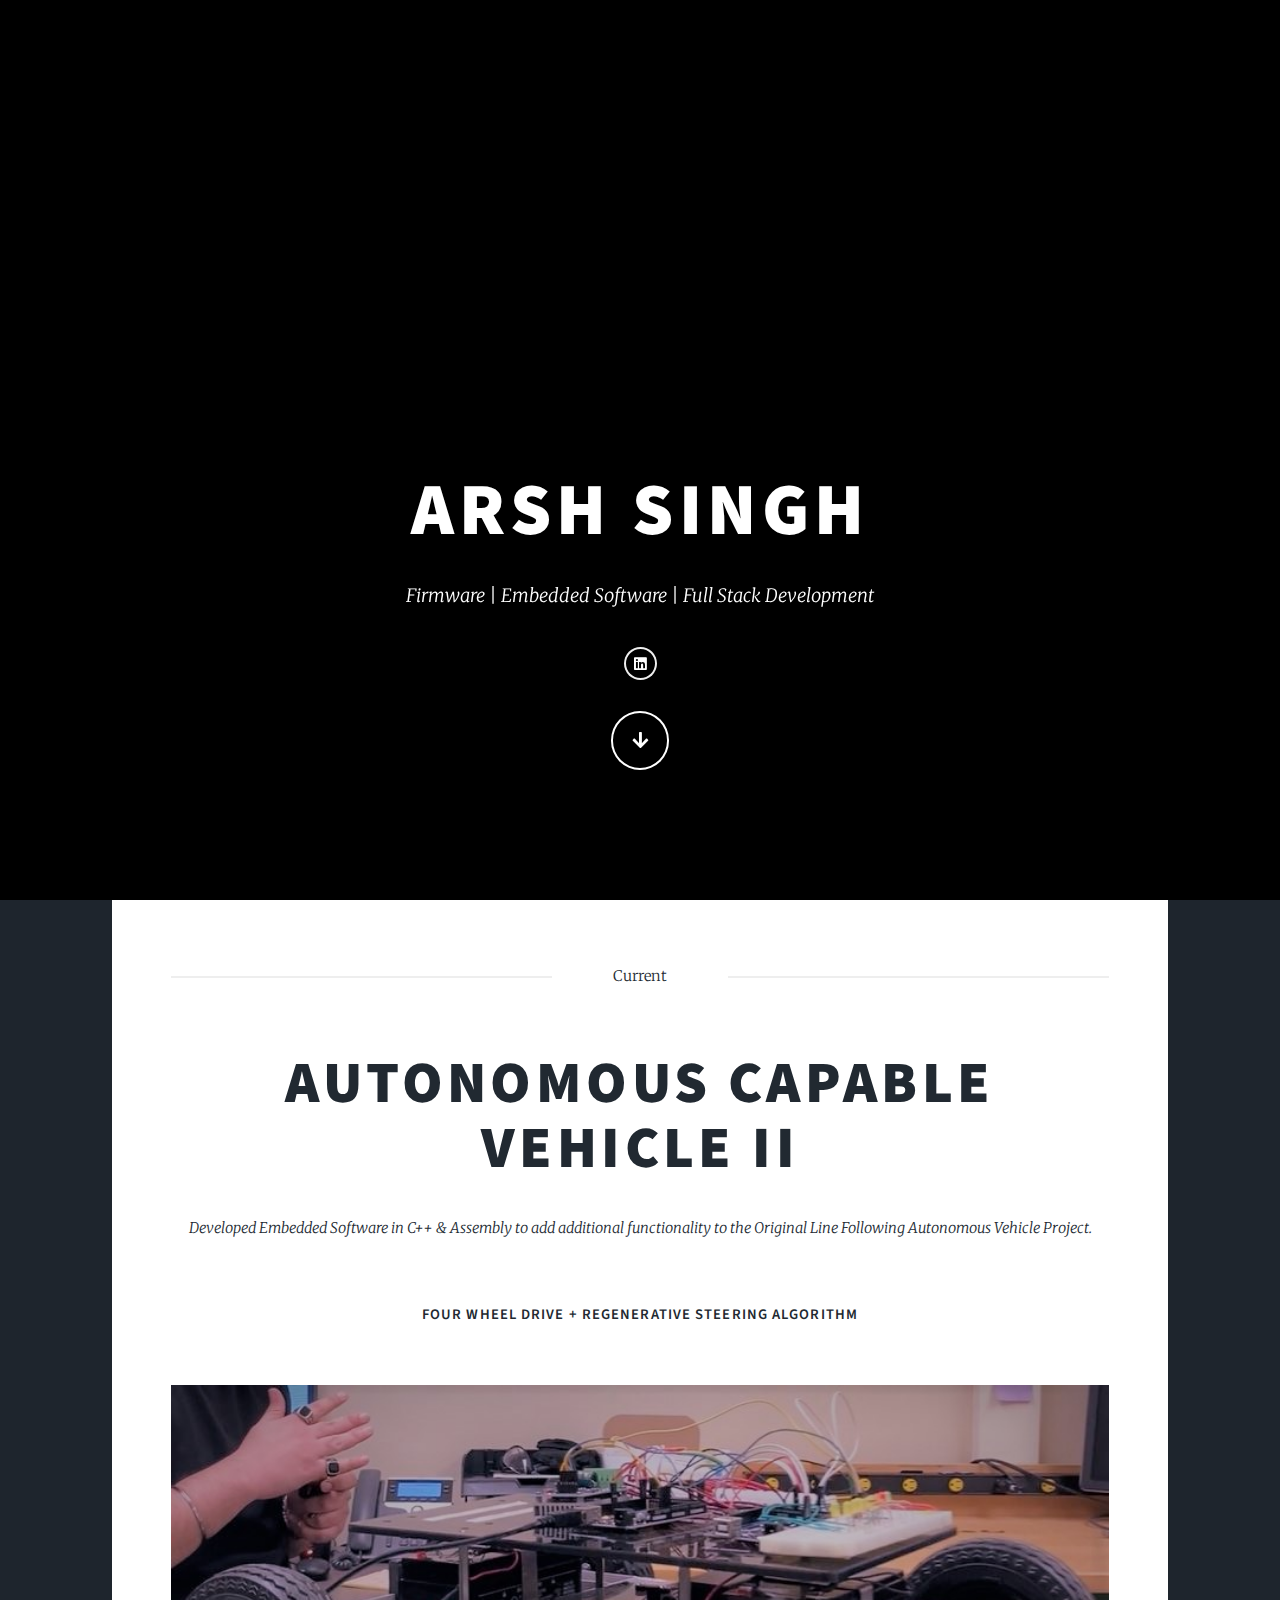
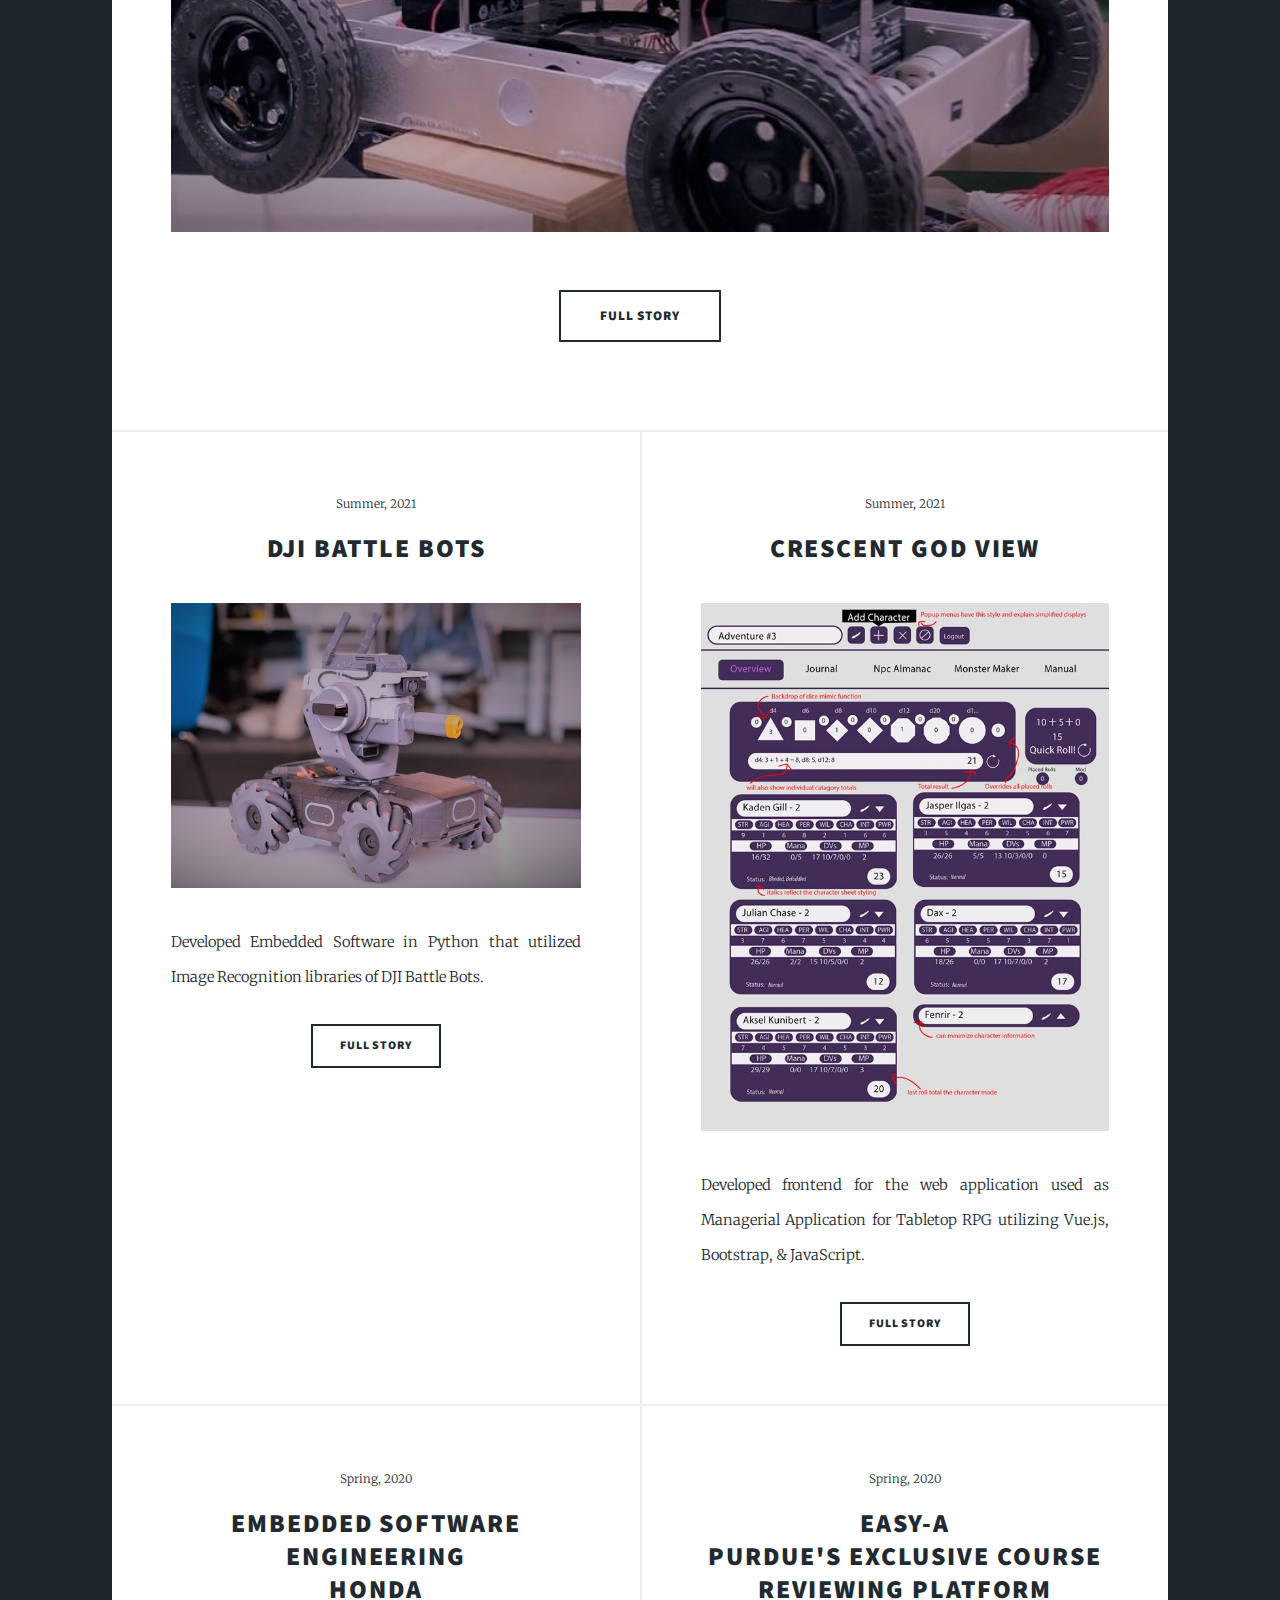
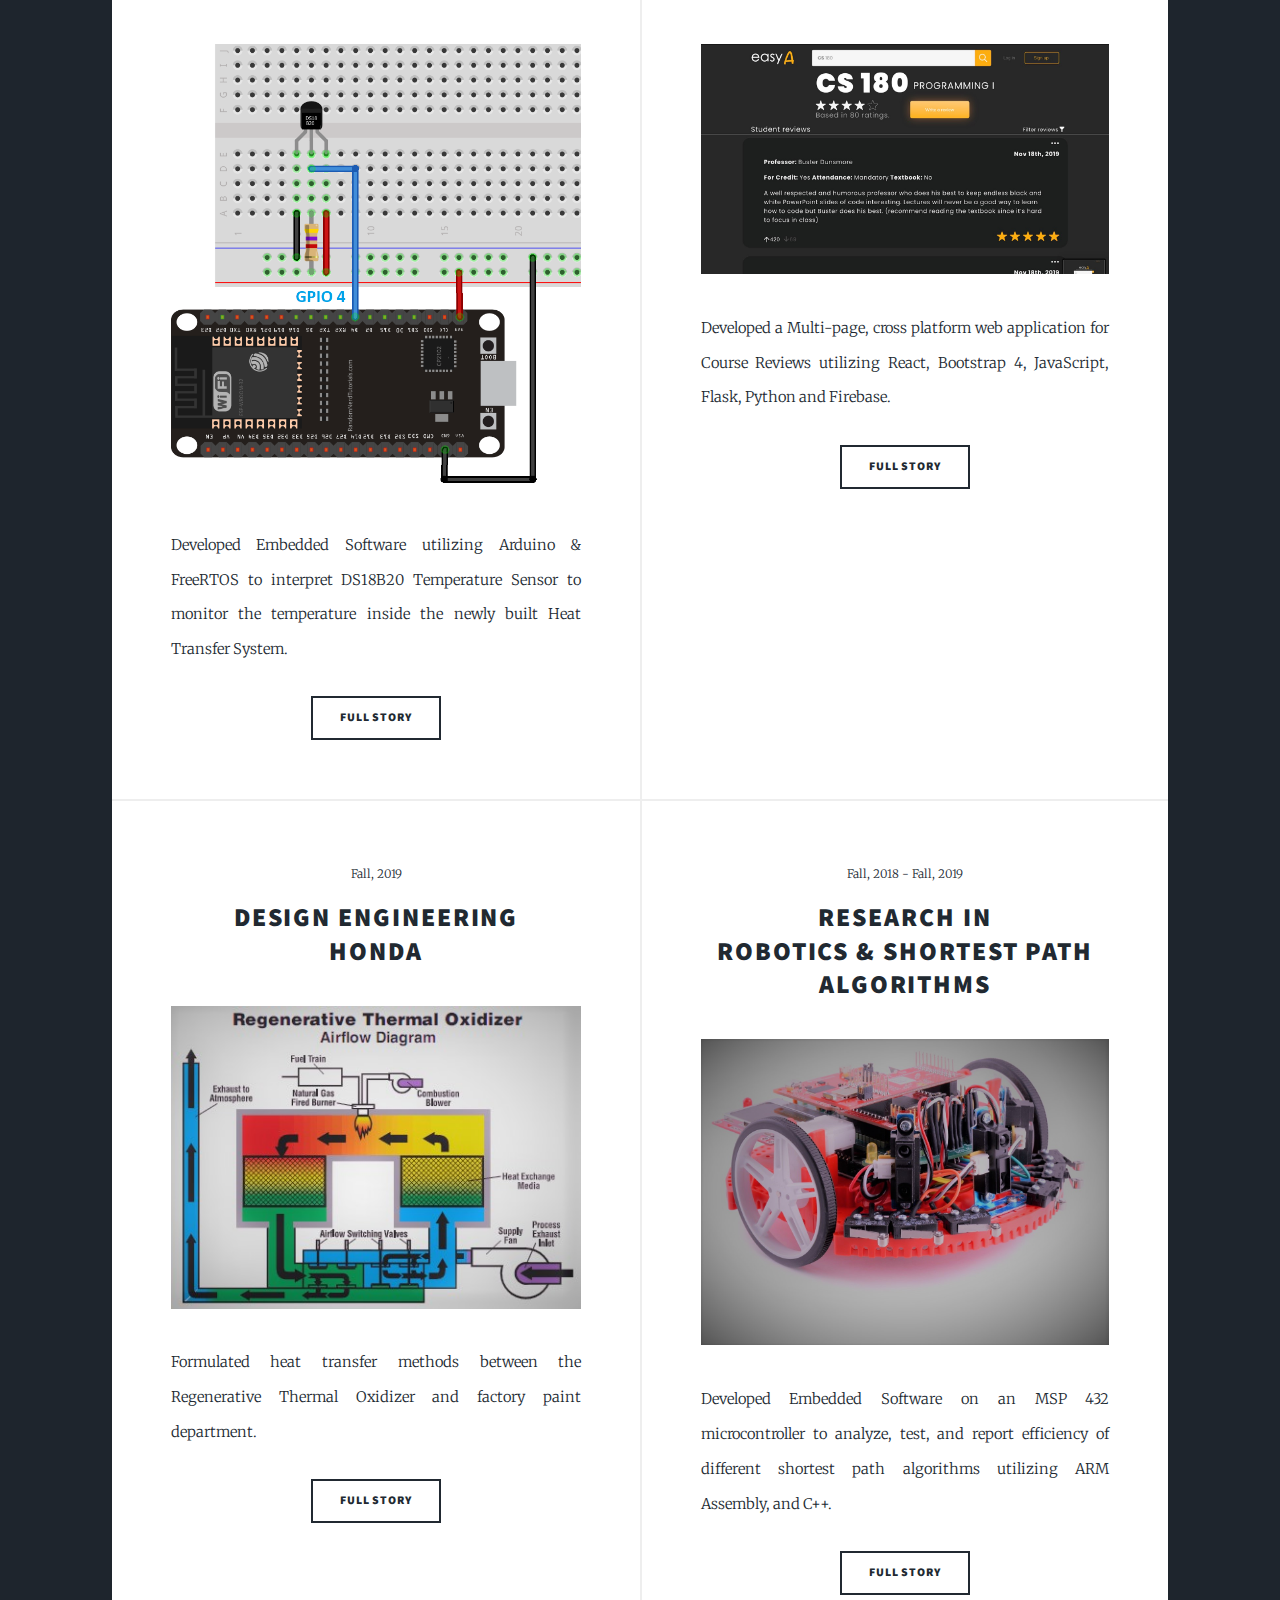
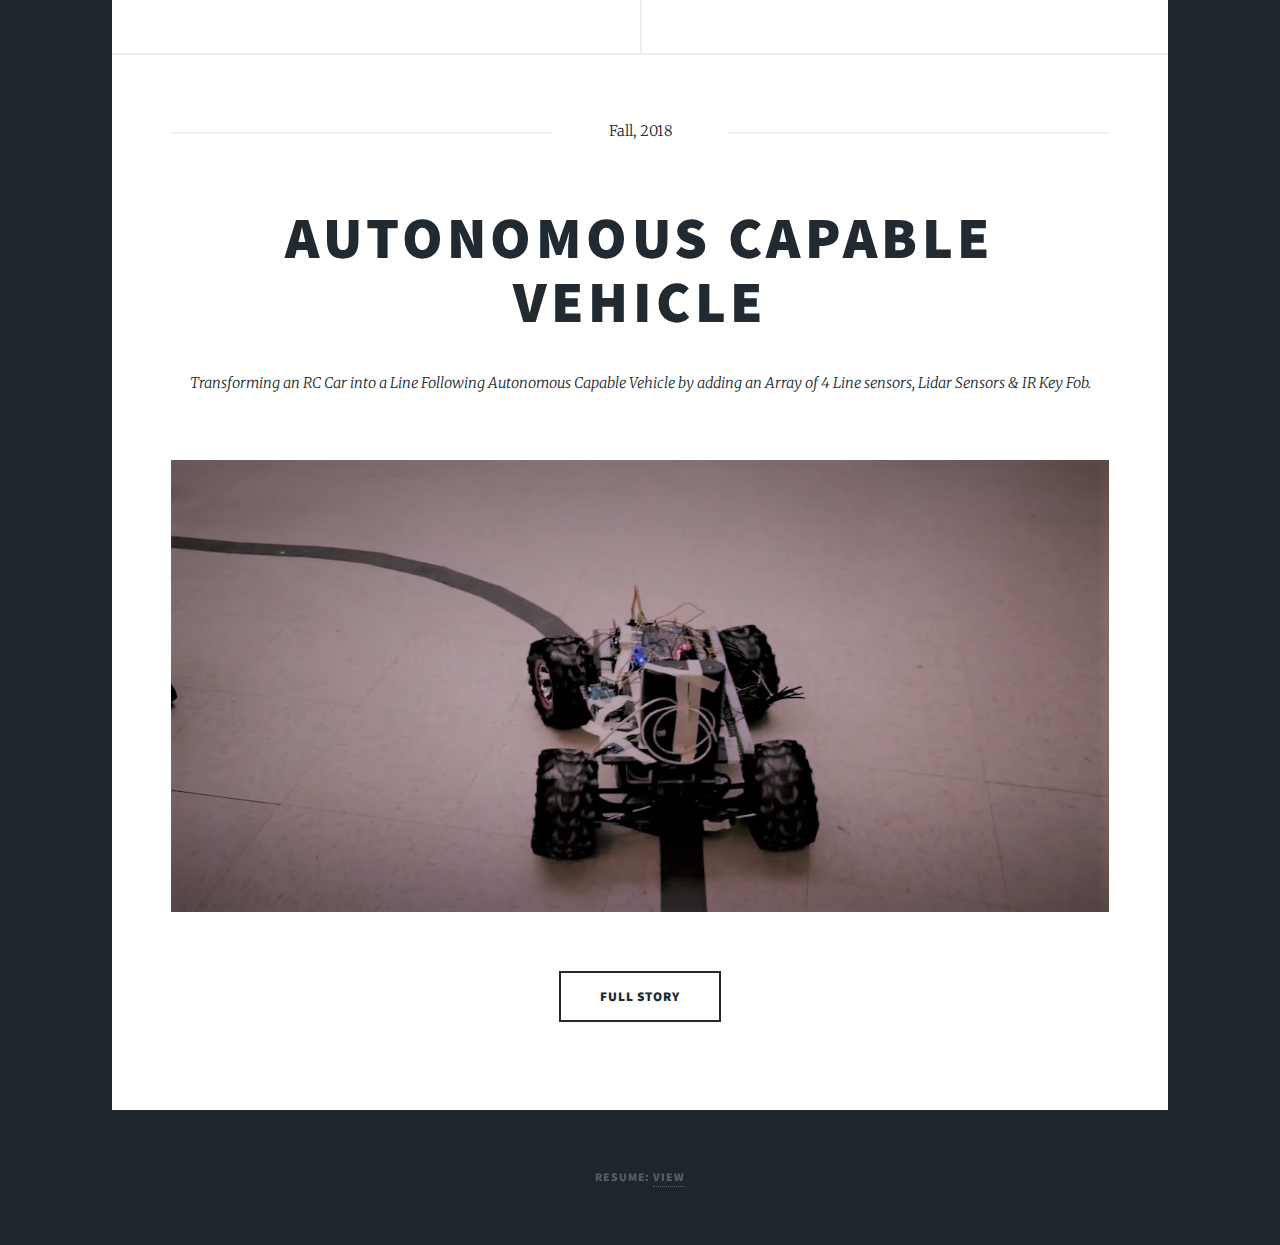
<file: index.html>
<!DOCTYPE HTML>
<!--
	Massively by HTML5 UP
	html5up.net | @ajlkn
	Free for personal and commercial use under the CCA 3.0 license (html5up.net/license)
-->
<html>
	<head>
		<title>Arsh Singh</title>
		<meta charset="utf-8" />
		<meta name="viewport" content="width=device-width, initial-scale=1, user-scalable=no" />
		<link rel="stylesheet" href="assets/css/main.css" />
		<noscript><link rel="stylesheet" href="assets/css/noscript.css" /></noscript>
	</head>
	<body class="is-preload">

		<!-- Wrapper -->
			<div id="wrapper" class="fade-in">

				<!-- Intro -->
					<div id="intro">
						<h1>Arsh Singh</h1>
						<p>Firmware | Embedded Software | Full Stack Development</p>
						<ul class="icons alt">
							<li><a href="https://www.linkedin.com/in/arshpreetsingh98/" class="icon brands alt fa-linkedin"><span class="label">LinkedIn</span></a></li>
						</ul>
						<ul class="actions">
							<li><a href="#header" class="button icon solid solo fa-arrow-down scrolly">Continue</a></li>
						</ul>
					</div>

				<!-- Header -->
					<header id="header">
						<a href="index.html" class="logo">My Portfolio</a>
					</header>

				<!-- Nav 
					<nav id="nav">
						<ul class="links">
							<li class="active"><a href="index.html">This is Massively</a></li>
							<li><a href="generic.html">Generic Page</a></li>
							<li><a href="elements.html">Elements Reference</a></li>
						</ul>
						<ul class="icons">
							<li><a href="#" class="icon brands fa-twitter"><span class="label">Twitter</span></a></li>
							<li><a href="#" class="icon brands fa-facebook-f"><span class="label">Facebook</span></a></li>
							<li><a href="#" class="icon brands fa-instagram"><span class="label">Instagram</span></a></li>
							<li><a href="#" class="icon brands fa-github"><span class="label">GitHub</span></a></li>
						</ul>
					</nav> -->

				<!-- Main -->
					<div id="main">

						<!-- Featured Post -->
							<article class="post featured">
								<header class="major">
									<span class="date">Current</span>
									<h2><a href="ACVII.html">Autonomous Capable<br />
									Vehicle II</a></h2>
									<p>Developed Embedded Software in C++ & Assembly to add additional functionality 
										to the Original Line Following Autonomous Vehicle Project.</p> 
								</header>
								<h4><strong>Four Wheel Drive + Regenerative Steering 
									Algorithm</strong></h4>
								<a href="ACVII.html" class="image main"><img src="images/ACV2.JPG" alt="" /></a>
								<ul class="actions special">
									<li><a href="ACVII.html" class="button large">Full Story</a></li>
								</ul>
							</article>

						<!-- Posts -->
							<section class="posts">
								<article>
									<header>
										<span class="date">Summer, 2021</span>
										<h2><a href="DJI.html">DJI Battle Bots</h2>
									</header>
									<a href="DJI.html" class="image fit"><img src="images/DJI.jpg" alt="" /></a>
									<p>Developed Embedded Software in Python that utilized Image Recognition libraries of DJI Battle Bots.</p>
									<ul class="actions special">
										<li><a href="DJI.html" class="button">Full Story</a></li>
									</ul>
								</article>
								<article>
									<header>
										<span class="date">Summer, 2021</span>
										<h2><a href="Crescent.html">Crescent God View</a></h2>
									</header>
									<a href="Crescent.html" class="image fit"><img src="images/CGV.jpg" alt="" /></a>
									<p>Developed frontend for the web application used as Managerial Application 
										for Tabletop RPG utilizing Vue.js, Bootstrap, & JavaScript.</p>
									<ul class="actions special">
										<li><a href="Crescent.html" class="button">Full Story</a></li>
									</ul>
								</article>
								<article>
									<header>
										<span class="date">Spring, 2020</span>
										<h2><a href="ESWEHonda.html">Embedded Software Engineering<br />
										Honda</a></h2>
									</header>
									<a href="ESWEHonda.html" class="image fit"><img src="images/HONDA2.JPG" alt="" /></a>
									<p>Developed Embedded Software utilizing Arduino & FreeRTOS to interpret 
										DS18B20 Temperature Sensor to monitor the temperature inside the 
										newly built Heat Transfer System.</p>
									<ul class="actions special">
										<li><a href="ESWEHonda.html" class="button">Full Story</a></li>
									</ul>
								</article>
								<article>
									<header>
										<span class="date">Spring, 2020</span>
										<h2><a href="EasyA.html">Easy-A<br />
										Purdue's Exclusive Course Reviewing Platform</a></h2>
									</header>
									<a href="EasyA.html" class="image fit"><img src="images/EASYA.jpg" alt="" /></a>
									<p>Developed a Multi-page, cross platform web application for Course 
										Reviews utilizing React, Bootstrap 4, JavaScript, Flask, Python and Firebase.</p>
									<ul class="actions special">
										<li><a href="EasyA.html" class="button">Full Story</a></li>
									</ul>
								</article>
								<article>
									<header>
										<span class="date">Fall, 2019</span>
										<h2><a href="commingsoon.html">Design Engineering<br />
										Honda</a></h2>
									</header>
									<a href="commingsoon.html" class="image fit"><img src="images/HONDA1.jpg" alt="" /></a>
									<p>Formulated heat transfer methods between the Regenerative Thermal Oxidizer and factory paint
										department.</p>
									<ul class="actions special">
										<li><a href="commingsoon.html" class="button">Full Story</a></li>
									</ul>
								</article>
								<article>
									<header>
										<span class="date">Fall, 2018 - Fall, 2019</span>
										<h2><a href="commingsoon.html">Research in<br />
										Robotics & Shortest Path Algorithms</a></h2>
									</header>
									<a href="commingsoon.html" class="image fit"><img src="images/TI.jpg" alt="" /></a>
									<p>Developed Embedded Software on an MSP 432 microcontroller to 
										analyze, test, and report efficiency of different shortest 
										path algorithms utilizing ARM Assembly, 
										and C++.</p>
									<ul class="actions special">
										<li><a href="commingsoon.html" class="button">Full Story</a></li>
									</ul>
								</article>
							</section>

							<!-- Featured Post -->
							<article class="post featured">
								<header class="major">
									<span class="date">Fall, 2018</span>
									<h2><a href="commingsoon.html">Autonomous Capable Vehicle</a></h2>
									<p>Transforming an RC Car into a Line Following Autonomous Capable 
										Vehicle by adding an Array of 4 Line sensors, Lidar Sensors & IR 
										Key Fob.</p> 
									</header>
								<a href="commingsoon.html" class="image main"><img src="images/ACV.JPG" alt="" /></a>
								<ul class="actions special">
									<li><a href="commingsoon.html" class="button large">Full Story</a></li>
								</ul>
							</article>

						<!-- Footer 
							<footer>
								<div class="pagination"> -->
									<!--<a href="#" class="previous">Prev</a>
									<a href="#" class="page active">1</a>
									<a href="#" class="page">2</a>
									<a href="#" class="page">3</a>
									<span class="extra">&hellip;</span>
									<a href="#" class="page">8</a>
									<a href="#" class="page">9</a>
									<a href="#" class="page">10</a>
									<a href="#" class="next">Next</a>
								</div>
							</footer> -->
					</div>
					<div id="copyright">
						<ul><li>Resume: <a href="/Resume/Resume.pdf" target="_blank" rel="noopener noreferrer">View</a></li></ul>
					</div>
			</div>

		<!-- Scripts -->
			<script src="assets/js/jquery.min.js"></script>
			<script src="assets/js/jquery.scrollex.min.js"></script>
			<script src="assets/js/jquery.scrolly.min.js"></script>
			<script src="assets/js/browser.min.js"></script>
			<script src="assets/js/breakpoints.min.js"></script>
			<script src="assets/js/util.js"></script>
			<script src="assets/js/main.js"></script>

	</body>
</html>
</file>
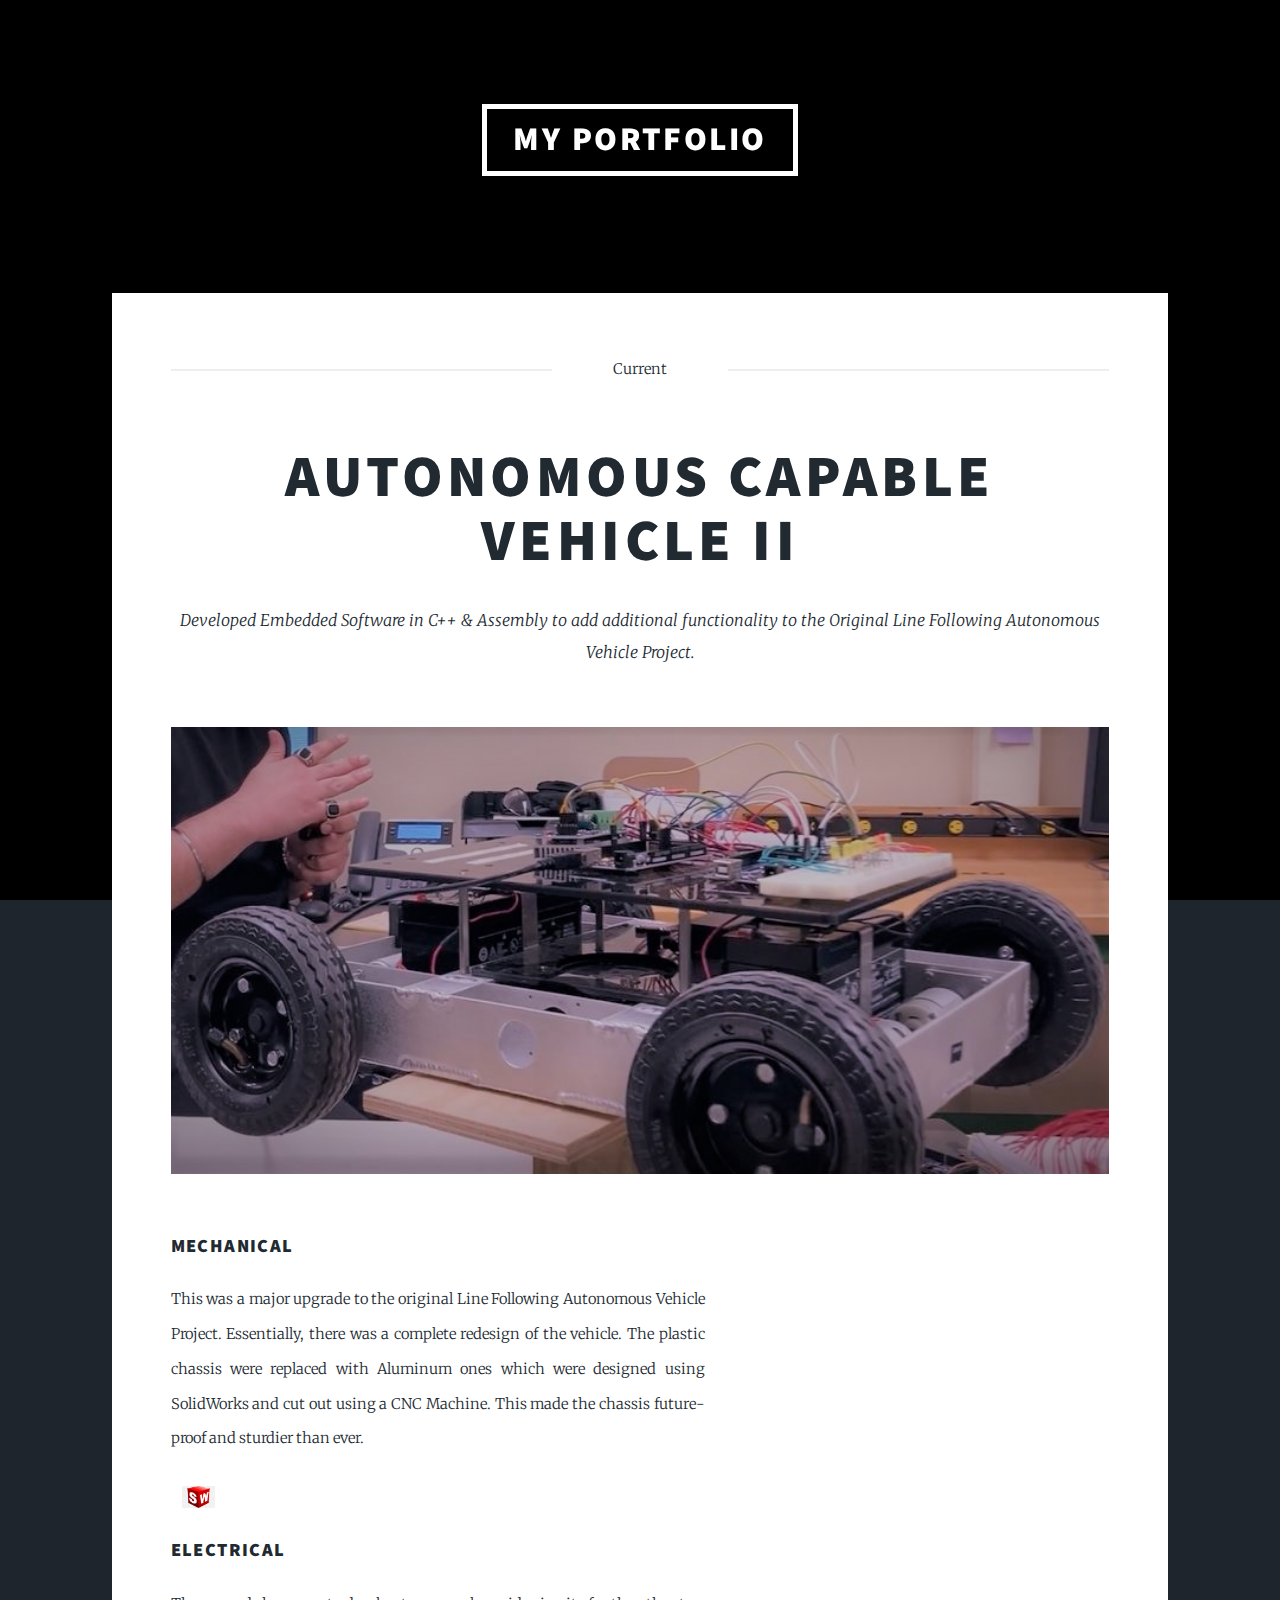
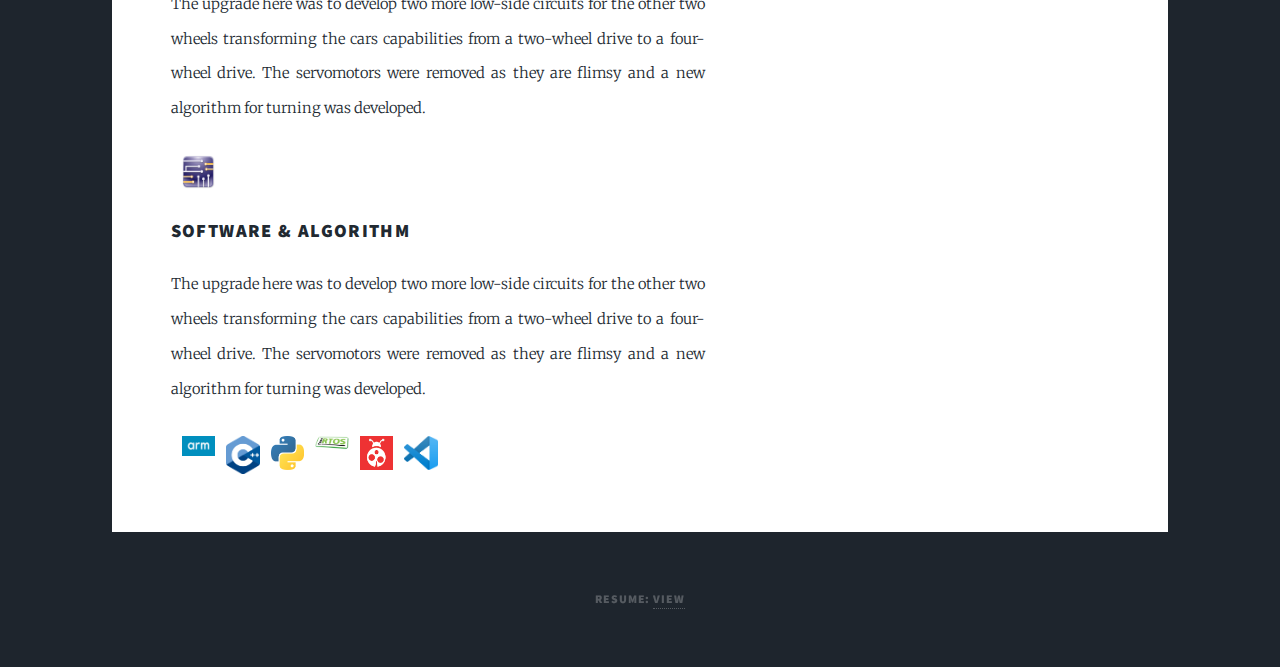
<file: ACVII.html>
<!DOCTYPE HTML>
<!--
	Massively by HTML5 UP
	html5up.net | @ajlkn
	Free for personal and commercial use under the CCA 3.0 license (html5up.net/license)
-->
<html>
	<head>
		<title>Autonomous Capable Vehicle II</title>
		<meta charset="utf-8" />
		<meta name="viewport" content="width=device-width, initial-scale=1, user-scalable=no" />
		<link rel="stylesheet" href="assets/css/main.css" />
		<noscript><link rel="stylesheet" href="assets/css/noscript.css" /></noscript>
	</head>
	<body class="is-preload">

		<!-- Wrapper -->
			<div id="wrapper">

				<!-- Header -->
					<header id="header">
						<a href="index.html" class="logo">My Portfolio</a>
					</header>

				<!-- Main -->
					<div id="main">

						<!-- Post -->
							<section class="post">
								<header class="major">
									<span class="date">Current</span>
									<h1>Autonomous Capable Vehicle II</h1>
									<p>Developed Embedded Software in C++ & Assembly to add additional functionality 
										to the Original Line Following Autonomous Vehicle Project.</p>
								</header>
								<div class="image main"><img src="images/ACV2.JPG" alt="" /></div>
                                <span class="image right"><iframe width="441" height="784" src="https://www.youtube.com/embed/gdaVLFA0jWE?autoplay=1&mute=1" title="YouTube video player" frameborder="0" allow="accelerometer; autoplay; clipboard-write; encrypted-media; gyroscope; picture-in-picture" allowfullscreen></iframe></span>
                                <div>
                                    <h3>Mechanical</h3>
                                    <p>This was a major upgrade to the original Line 
                                    Following Autonomous Vehicle Project. 
                                    Essentially, there was a complete redesign of the vehicle. 
                                    The plastic chassis were replaced with Aluminum ones which 
                                    were designed using SolidWorks and cut out using a CNC Machine. 
                                    This made the chassis future-proof and sturdier than ever.</p>
                                    <div class="box alt">
									    <div class="row gtr-50 gtr-uniform">
											    <div class="col-1"><a href= "https://www.solidworks.com/" class="image fit"><img src="images/SolidWorksL.jpg" alt="" /></a></div>
											    <!-- Break -->
									    </div>
								    </div>
                                </div>
                                
                                <div>
                                    <h3>Electrical</h3>
                                    <p>The upgrade here was to develop two more low-side circuits 
                                    for the other two wheels transforming the cars capabilities 
                                    from a two-wheel drive to a four-wheel drive. The servomotors 
                                    were removed as they are flimsy and a new algorithm for 
                                    turning was developed.</p>
                                    <div class="box alt">
									    <div class="row gtr-50 gtr-uniform">
											    <div class="col-1"><a href= "https://www.ni.com/en-us/support/downloads/software-products/download.multisim.html#452133" class="image fit"><img src="images/MultisimL.jpg" alt="" /></a></div>
											    <!-- Break -->
									    </div>
								    </div>
                                </div>
                                
                                <div>
                                    <h3>Software & Algorithm</h3>
                                    <p>The upgrade here was to develop two more low-side circuits 
                                    for the other two wheels transforming the cars capabilities 
                                    from a two-wheel drive to a four-wheel drive. The servomotors 
                                    were removed as they are flimsy and a new algorithm for 
                                    turning was developed.</p>
                                    <div >
									    <div class="row gtr-50 gtr-uniform">
											    <div class="col-1"><a href= "https://developer.arm.com/documentation/102438/latest" class="image fit"><img src="images/ArmL.jpg" alt="" /></a></div>
                                                <div class="col-1"><a href= "https://m.cplusplus.com/" class="image fit"><img src="images/C++L.jpg" alt="" /></a></div>
                                                <div class="col-1"><a href= "https://www.python.org/" class="image fit"><img src="images/pythonL.jpg" alt="" /></a></div>
                                                <div class="col-1"><a href= "https://www.freertos.org/" class="image fit"><img src="images/FreeRTOSL.jpg" alt="" /></a></div>
                                                <div class="col-1"><a href= "https://www.microchip.com/en-us/tools-resources/develop/microchip-studio" class="image fit"><img src="images/AtmelStudioL.jpg" alt="" /></a></div>
                                                <div class="col-1"><a href= "https://code.visualstudio.com/" class="image fit"><img src="images/VSCODEL.jpg" alt="" /></a></div>
											    <!-- Break -->
									    </div>
								    </div>
                                </div>
                            </section>
                            
                            
                            
					</div>

                    <div id="copyright">
						<ul><li>Resume: <a href="/Resume/Resume.pdf" target="_blank" rel="noopener noreferrer">View</a></li></ul>
					</div>

			</div>

		<!-- Scripts -->
			<script src="assets/js/jquery.min.js"></script>
			<script src="assets/js/jquery.scrollex.min.js"></script>
			<script src="assets/js/jquery.scrolly.min.js"></script>
			<script src="assets/js/browser.min.js"></script>
			<script src="assets/js/breakpoints.min.js"></script>
			<script src="assets/js/util.js"></script>
			<script src="assets/js/main.js"></script>

	</body>
</html>
</file>
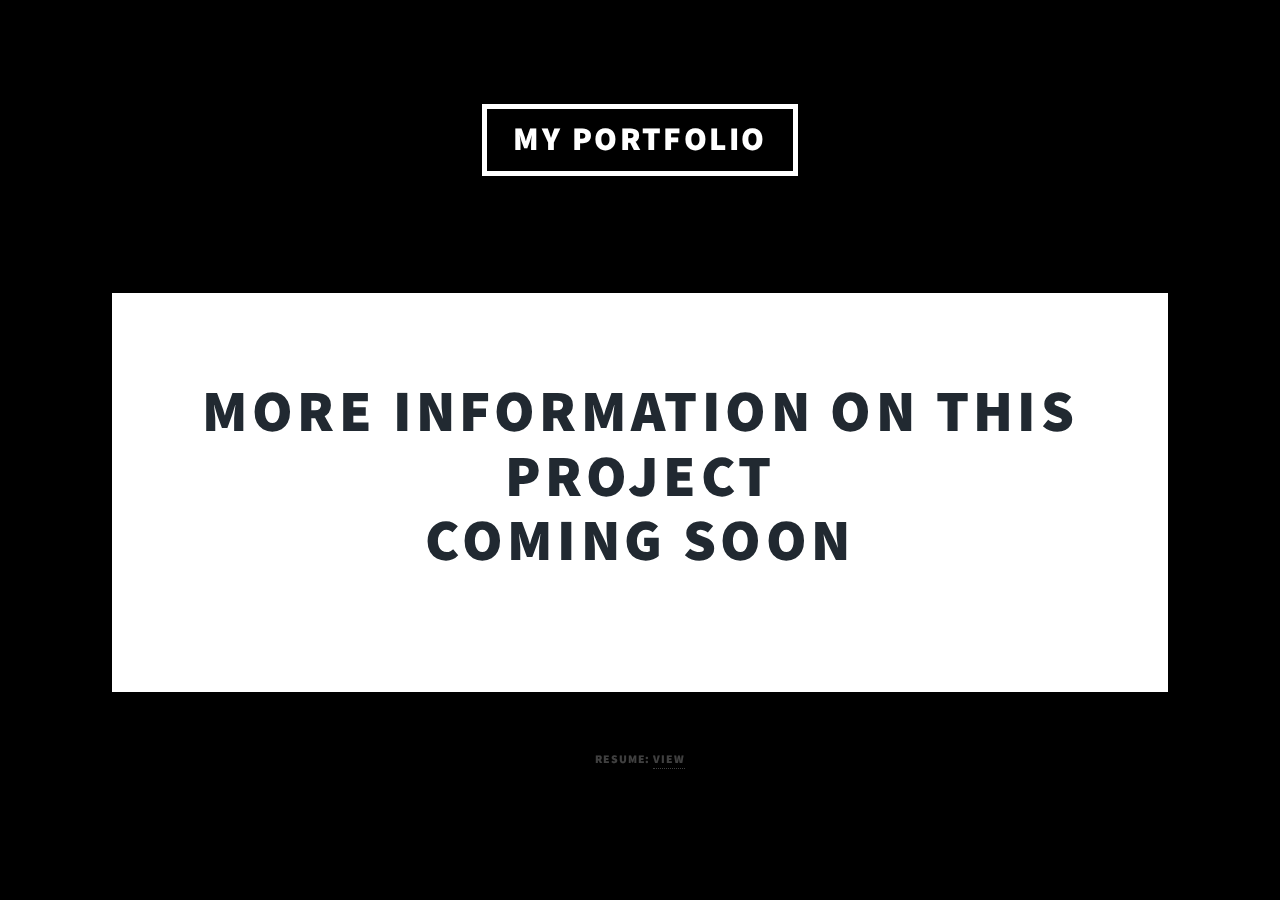
<file: commingsoon.html>
<!DOCTYPE HTML>
<!--
	Massively by HTML5 UP
	html5up.net | @ajlkn
	Free for personal and commercial use under the CCA 3.0 license (html5up.net/license)
-->
<html>
	<head>
		<title>Coming Soon</title>
		<meta charset="utf-8" />
		<meta name="viewport" content="width=device-width, initial-scale=1, user-scalable=no" />
		<link rel="stylesheet" href="assets/css/main.css" />
		<noscript><link rel="stylesheet" href="assets/css/noscript.css" /></noscript>
	</head>
	<body class="is-preload">

		<!-- Wrapper -->
			<div id="wrapper">

				<!-- Header -->
					<header id="header">
						<a href="index.html" class="logo">My Portfolio</a>
					</header>


				<!-- Main -->
					<div id="main">

						<!-- Post -->
							<section class="post">
								<header class="major">
									<h1>More Information on this Project<br />
									Coming Soon</h1>
								</header>
							</section>
					</div>


				<!-- Copyright -->
					<div id="copyright">
						<ul><li>Resume: <a href="/Resume/Resume.pdf">View</a></li></ul>
					</div>

			</div>

		<!-- Scripts -->
			<script src="assets/js/jquery.min.js"></script>
			<script src="assets/js/jquery.scrollex.min.js"></script>
			<script src="assets/js/jquery.scrolly.min.js"></script>
			<script src="assets/js/browser.min.js"></script>
			<script src="assets/js/breakpoints.min.js"></script>
			<script src="assets/js/util.js"></script>
			<script src="assets/js/main.js"></script>

	</body>
</html>
</file>
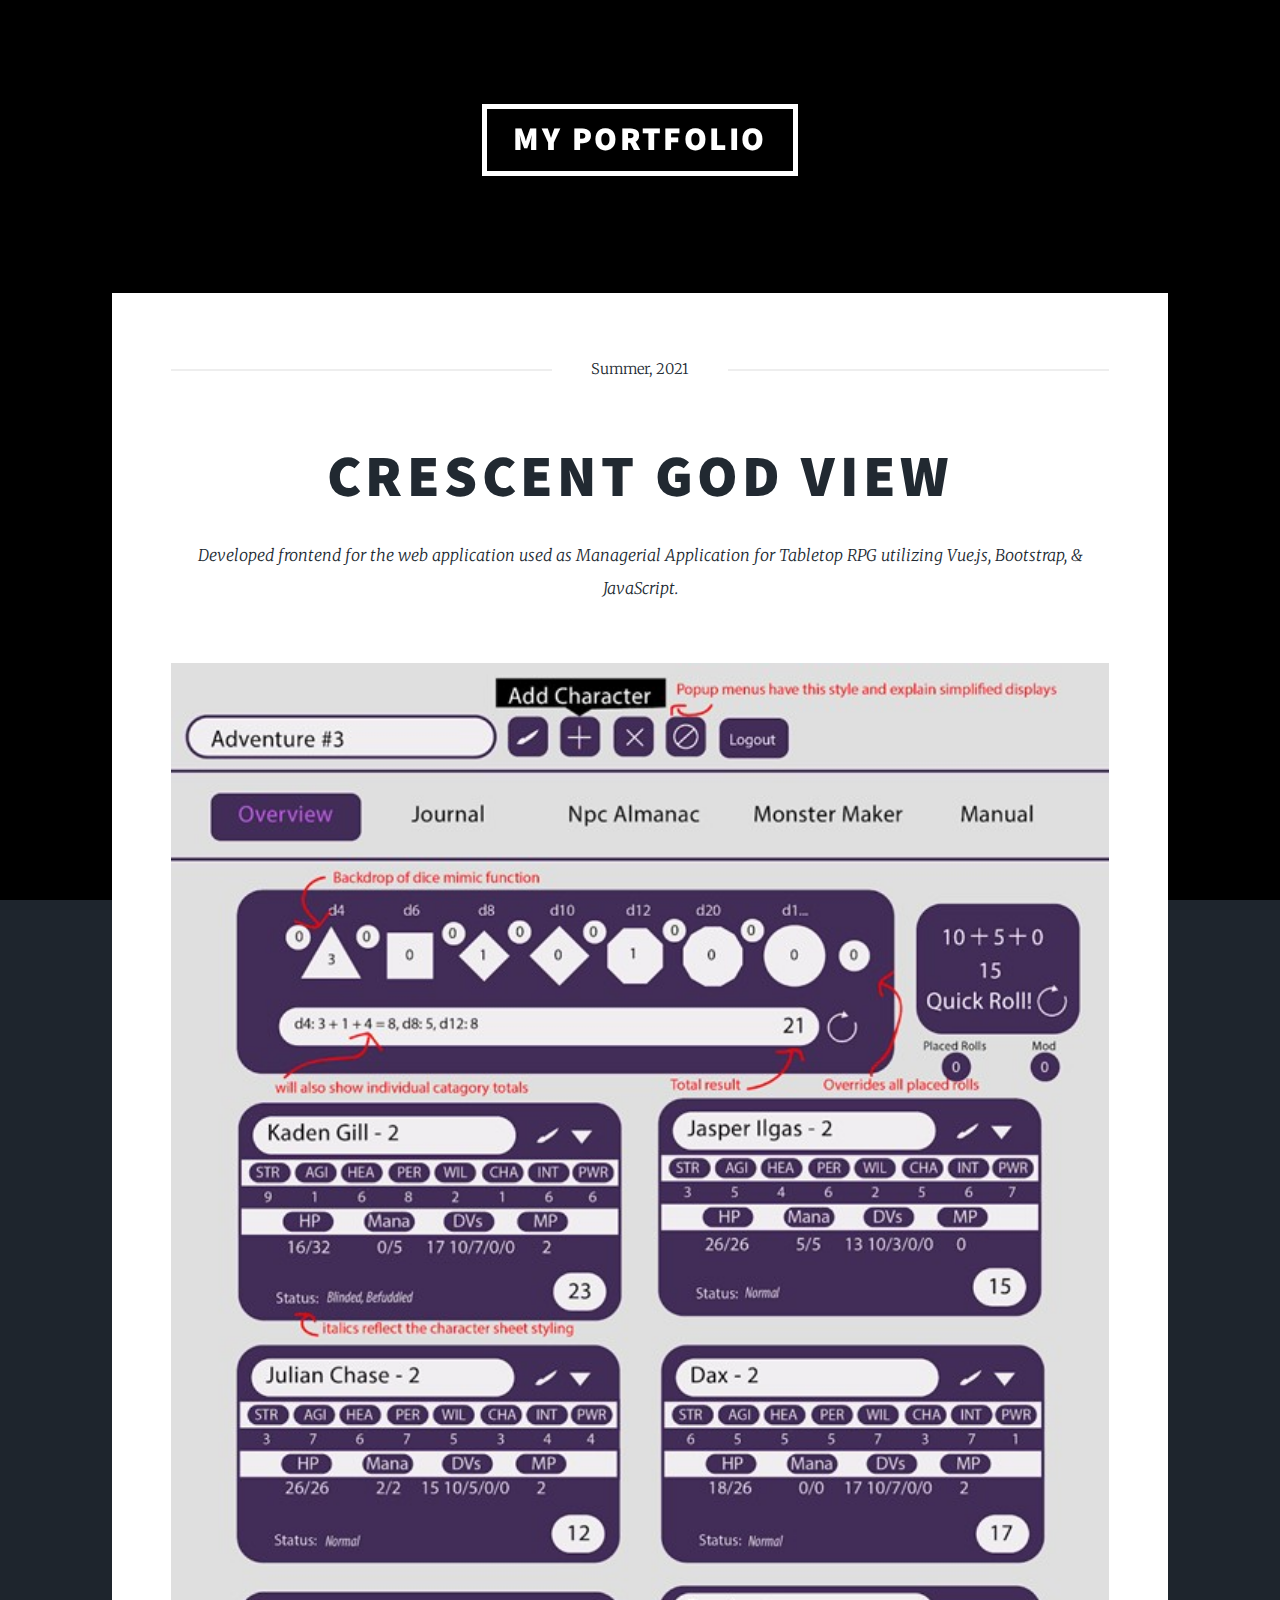
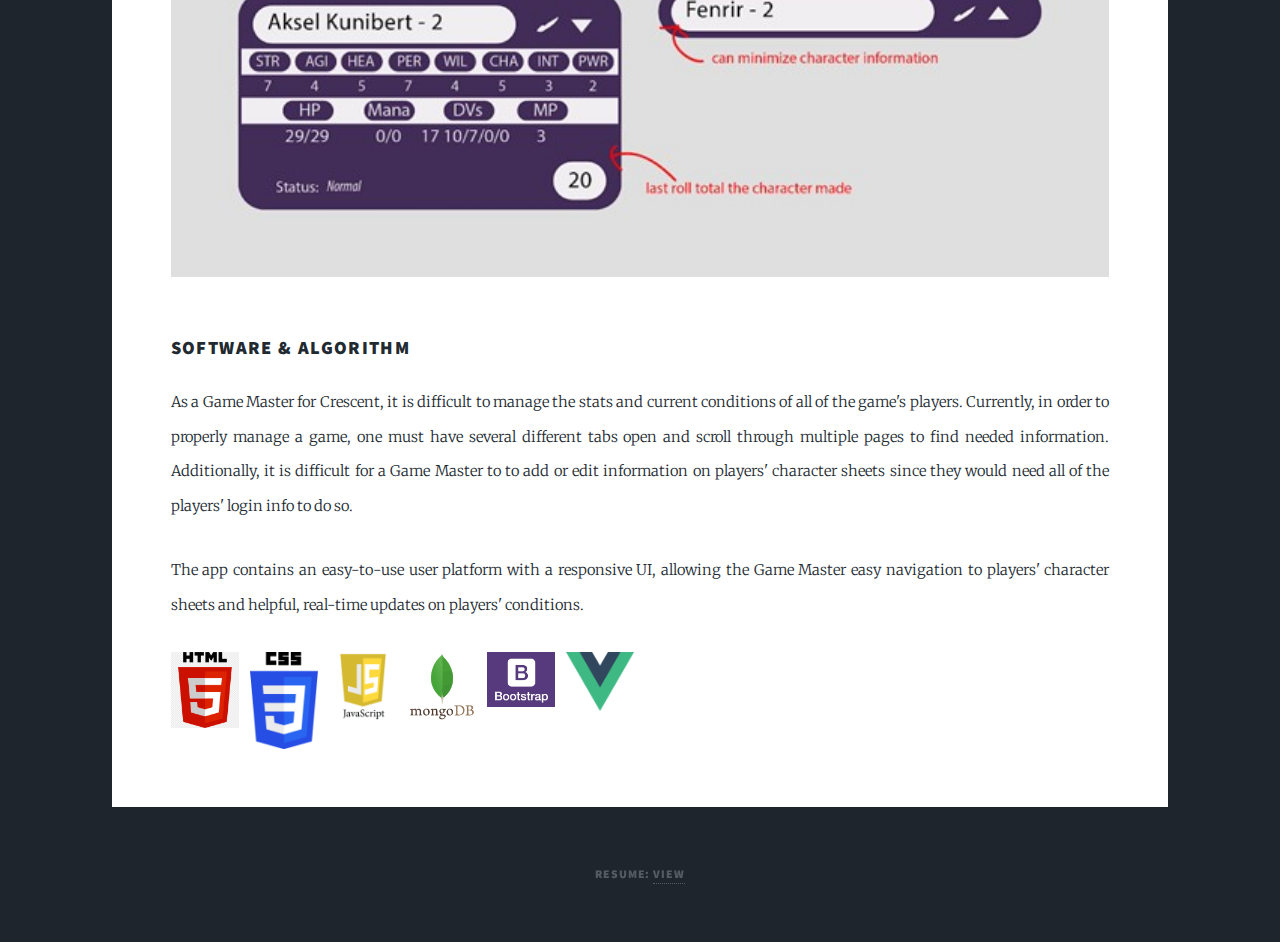
<file: Crescent.html>
<!DOCTYPE HTML>
<!--
	Massively by HTML5 UP
	html5up.net | @ajlkn
	Free for personal and commercial use under the CCA 3.0 license (html5up.net/license)
-->
<html>
	<head>
		<title>Crescent God View</title>
		<meta charset="utf-8" />
		<meta name="viewport" content="width=device-width, initial-scale=1, user-scalable=no" />
		<link rel="stylesheet" href="assets/css/main.css" />
		<noscript><link rel="stylesheet" href="assets/css/noscript.css" /></noscript>
	</head>
	<body class="is-preload">

		<!-- Wrapper -->
			<div id="wrapper">

				<!-- Header -->
					<header id="header">
						<a href="index.html" class="logo">My Portfolio</a>
					</header>

				<!-- Main -->
					<div id="main">

						<!-- Post -->
							<section class="post">
								<header class="major">
									<span class="date">Summer, 2021</span>
									<h1>Crescent God View</h1>
									<p>Developed frontend for the web application used as Managerial Application for Tabletop RPG utilizing Vue.js, Bootstrap, & JavaScript.</p>
								</header>
								<div class="image main"><img src="images/CGV.jpg" alt="" /></div>
                                
                                <div>
                                    <h3>Software & Algorithm</h3>
                                    <p>As a Game Master for Crescent, it is difficult to manage the stats and current conditions of all of the game's players. 
                                        Currently, in order to properly manage a game, one must have several different tabs open and scroll through multiple 
                                        pages to find needed information. Additionally, it is difficult for a Game Master to to add or edit information on 
                                        players' character sheets since they would need all of the players' login info to do so.
                                    </p>
                                    <p>The app contains an easy-to-use user platform with a responsive UI, 
                                        allowing the Game Master easy navigation to players' character sheets and helpful, 
                                        real-time updates on players' conditions.
                                    </p>

                                    <div >
									    <div class="row gtr-50 gtr-uniform">
											    <div class="col-1"><a href= "https://html.com/" class="image fit"><img src="images/HTMLL.jpg" alt="" /></a></div>
                                                <div class="col-1"><a href= "https://en.wikipedia.org/wiki/CSS" class="image fit"><img src="images/CSSL.jpg" alt="" /></a></div>
                                                <div class="col-1"><a href= "https://www.javascript.com/" class="image fit"><img src="images/JSL.jpg" alt="" /></a></div>
                                                <div class="col-1"><a href= "https://www.mongodb.com/" class="image fit"><img src="images/MongoL.jpg" alt="" /></a></div>
                                                <div class="col-1"><a href= "https://getbootstrap.com/" class="image fit"><img src="images/BootstrapL.jpg" alt="" /></a></div>
                                                <div class="col-1"><a href= "https://vuejs.org/" class="image fit"><img src="images/VueL.jpg" alt="" /></a></div>
											    <!-- Break -->
									    </div>
								    </div>
                                </div>
                            </section>
                            
                            
					</div>

                    <div id="copyright">
						<ul><li>Resume: <a href="/Resume/Resume.pdf" target="_blank" rel="noopener noreferrer">View</a></li></ul>
					</div>

			</div>

		<!-- Scripts -->
			<script src="assets/js/jquery.min.js"></script>
			<script src="assets/js/jquery.scrollex.min.js"></script>
			<script src="assets/js/jquery.scrolly.min.js"></script>
			<script src="assets/js/browser.min.js"></script>
			<script src="assets/js/breakpoints.min.js"></script>
			<script src="assets/js/util.js"></script>
			<script src="assets/js/main.js"></script>

	</body>
</html>
</file>
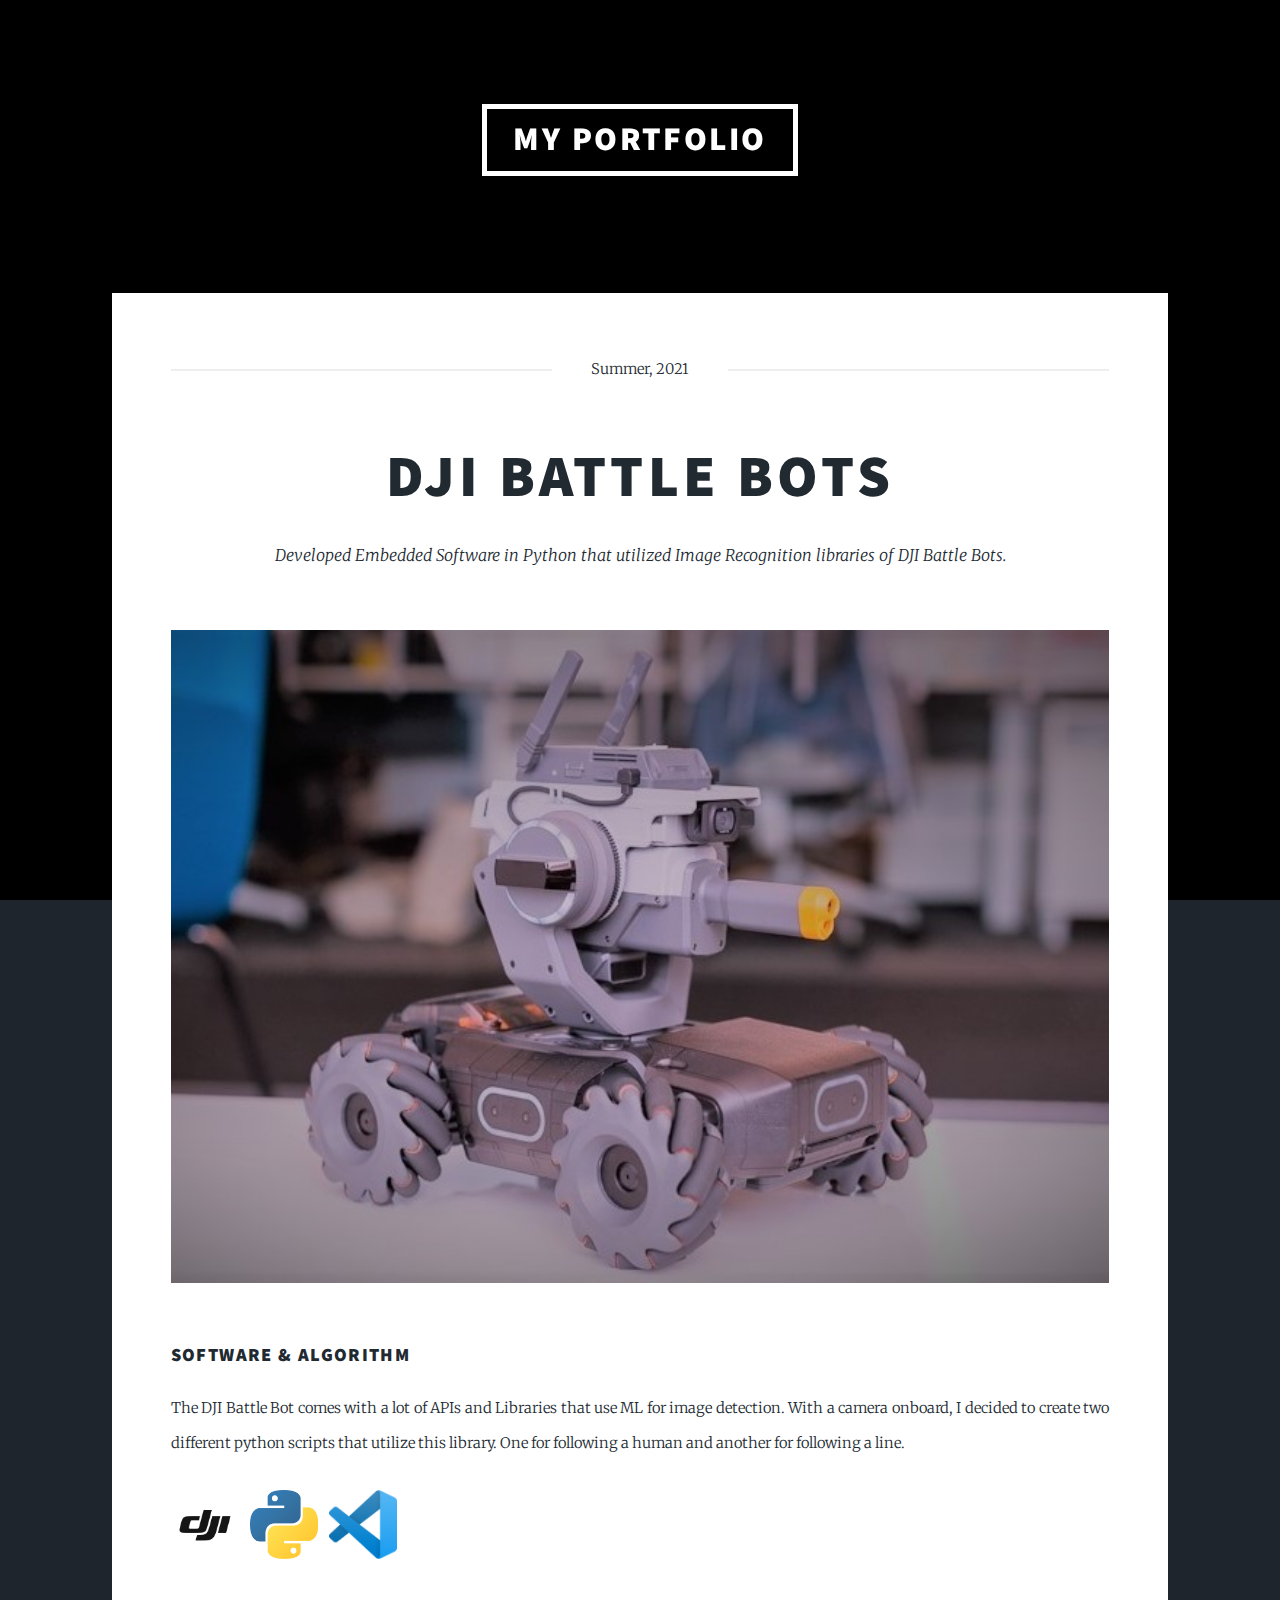
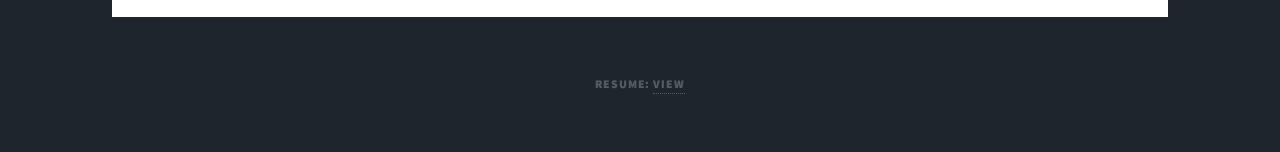
<file: DJI.html>
<!DOCTYPE HTML>
<!--
	Massively by HTML5 UP
	html5up.net | @ajlkn
	Free for personal and commercial use under the CCA 3.0 license (html5up.net/license)
-->
<html>
	<head>
		<title>DJI Battle Bots</title>
		<meta charset="utf-8" />
		<meta name="viewport" content="width=device-width, initial-scale=1, user-scalable=no" />
		<link rel="stylesheet" href="assets/css/main.css" />
		<noscript><link rel="stylesheet" href="assets/css/noscript.css" /></noscript>
	</head>
	<body class="is-preload">

		<!-- Wrapper -->
			<div id="wrapper">

				<!-- Header -->
					<header id="header">
						<a href="index.html" class="logo">My Portfolio</a>
					</header>

				<!-- Main -->
					<div id="main">

						<!-- Post -->
							<section class="post">
								<header class="major">
									<span class="date">Summer, 2021</span>
									<h1>DJI Battle Bots</h1>
									<p>Developed Embedded Software in Python that utilized Image Recognition libraries of DJI Battle Bots.</p>
								</header>
								<div class="image main"><img src="images/DJI.jpg" alt="" /></div>
                                
                                <div>
                                    <h3>Software & Algorithm</h3>
                                    <p>The DJI Battle Bot comes with a lot of APIs and 
                                        Libraries that use ML for image detection. 
                                        With a camera onboard, I decided to create two 
                                        different python scripts that utilize this library. 
                                        One for following a human and another for following 
                                        a line.</p>
                                    <div >
									    <div class="row gtr-50 gtr-uniform">
											    <div class="col-1"><a href= "https://www.dji.com/" class="image fit"><img src="images/DJIL.jpg" alt="" /></a></div>
                                                <div class="col-1"><a href= "https://www.python.org/" class="image fit"><img src="images/pythonL.jpg" alt="" /></a></div>
                                                <div class="col-1"><a href= "https://code.visualstudio.com/" class="image fit"><img src="images/VSCODEL.jpg" alt="" /></a></div>
											    <!-- Break -->
									    </div>
								    </div>
                                </div>
                            </section>
                            
                            
					</div>

                    <div id="copyright">
						<ul><li>Resume: <a href="/Resume/Resume.pdf" target="_blank" rel="noopener noreferrer">View</a></li></ul>
					</div>

			</div>

		<!-- Scripts -->
			<script src="assets/js/jquery.min.js"></script>
			<script src="assets/js/jquery.scrollex.min.js"></script>
			<script src="assets/js/jquery.scrolly.min.js"></script>
			<script src="assets/js/browser.min.js"></script>
			<script src="assets/js/breakpoints.min.js"></script>
			<script src="assets/js/util.js"></script>
			<script src="assets/js/main.js"></script>

	</body>
</html>
</file>
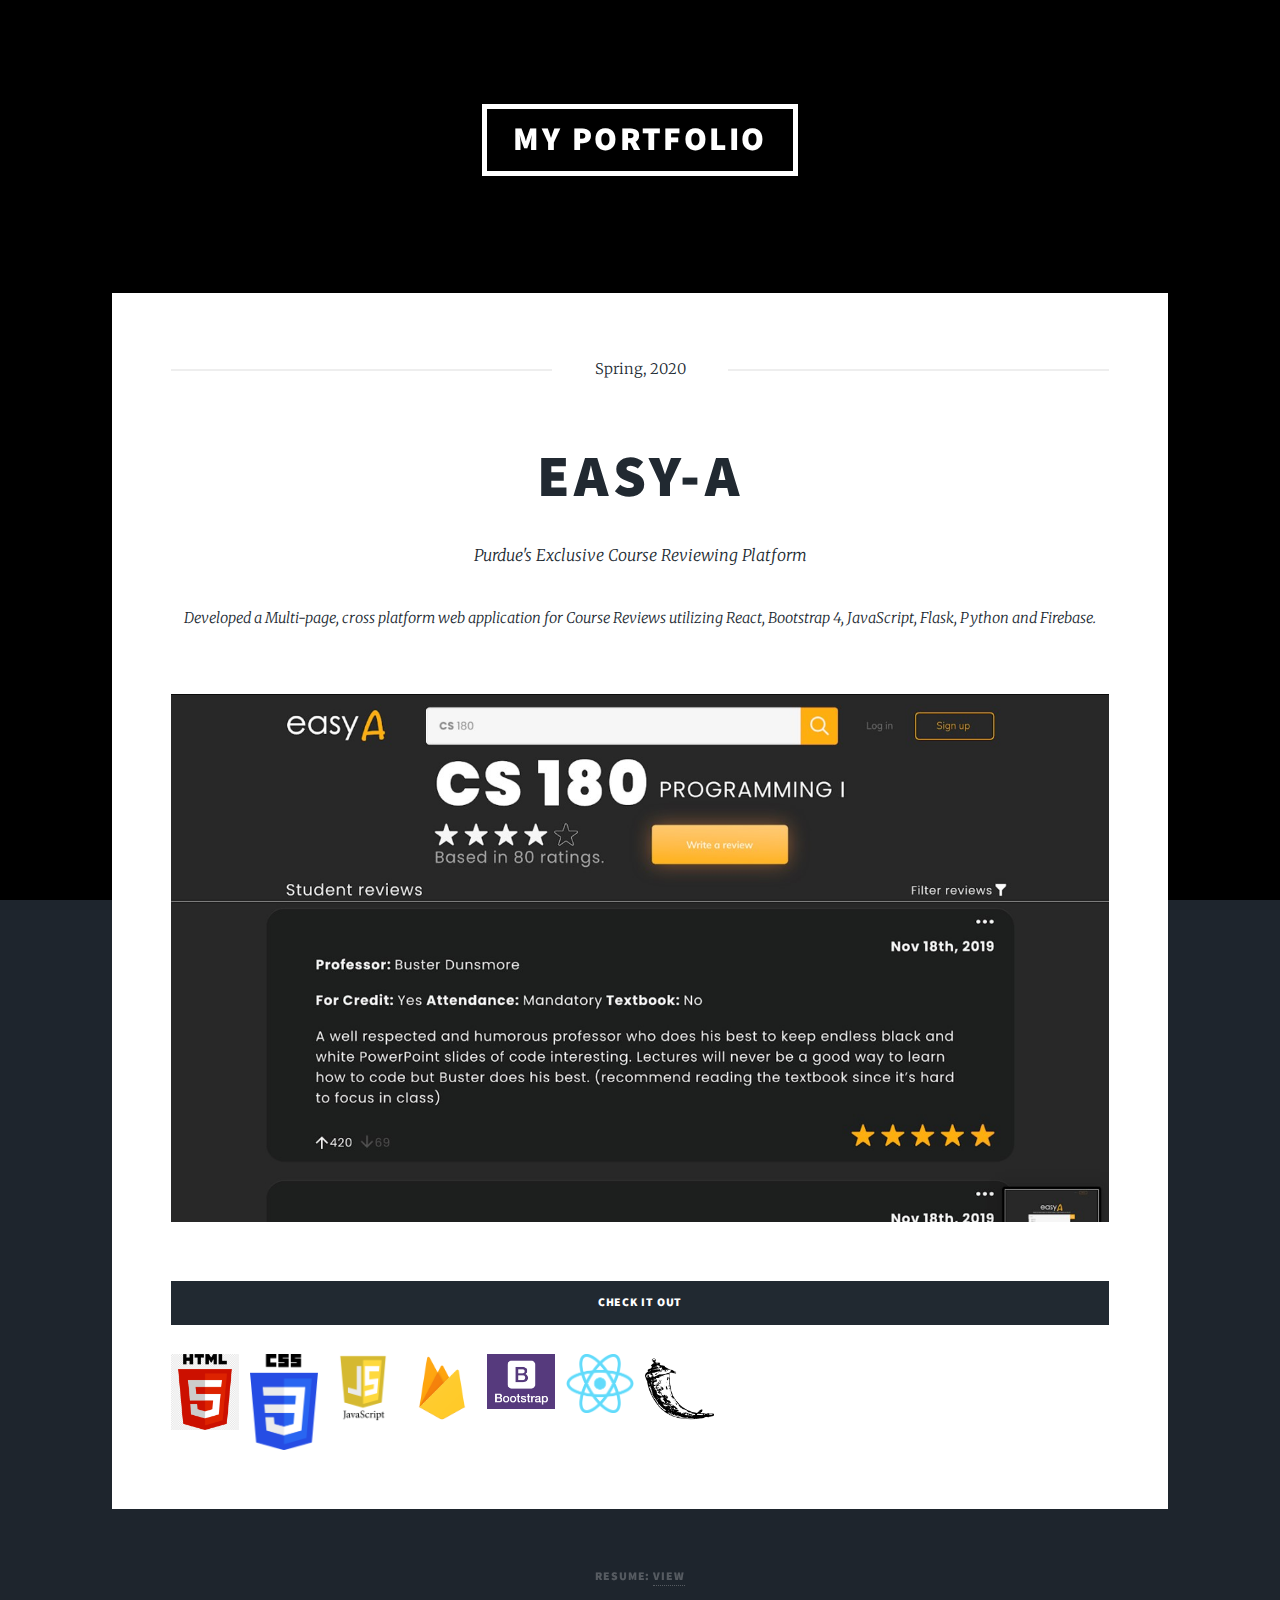
<file: EasyA.html>
<!DOCTYPE HTML>
<!--
	Massively by HTML5 UP
	html5up.net | @ajlkn
	Free for personal and commercial use under the CCA 3.0 license (html5up.net/license)
-->
<html>
	<head>
		<title>Easy-A</title>
		<meta charset="utf-8" />
		<meta name="viewport" content="width=device-width, initial-scale=1, user-scalable=no" />
		<link rel="stylesheet" href="assets/css/main.css" />
		<noscript><link rel="stylesheet" href="assets/css/noscript.css" /></noscript>
	</head>
	<body class="is-preload">

		<!-- Wrapper -->
			<div id="wrapper">

				<!-- Header -->
					<header id="header">
						<a href="index.html" class="logo">My Portfolio</a>
					</header>

				<!-- Main -->
					<div id="main">

						<!-- Post -->
							<section class="post">
								<header class="major">
									<span class="date">Spring, 2020</span>
									<h1>Easy-A</h1>
									<p>Purdue's Exclusive Course Reviewing Platform</p>
                                    <p>
                                        Developed a Multi-page, cross platform web application for Course 
										Reviews utilizing React, Bootstrap 4, JavaScript, Flask, Python and Firebase.
                                    </p>
								</header>
								<div class="image main"><img src="images/EASYA.jpg" alt="" /></div>
                                
                                <div>
                                    <div class="col-6 col-12-small">
                                        <ul class="actions stacked">
                                            <li><a href="https://www.easya.app/" class="button primary fit">Check it out</a></li>
                                        </ul>
                                    </div>

                                    <div >
									    <div class="row gtr-50 gtr-uniform">
											    <div class="col-1"><a href= "https://html.com/" class="image fit"><img src="images/HTMLL.jpg" alt="" /></a></div>
                                                <div class="col-1"><a href= "https://en.wikipedia.org/wiki/CSS" class="image fit"><img src="images/CSSL.jpg" alt="" /></a></div>
                                                <div class="col-1"><a href= "https://www.javascript.com/" class="image fit"><img src="images/JSL.jpg" alt="" /></a></div>
                                                <div class="col-1"><a href= "https://firebase.google.com/" class="image fit"><img src="images/FirebaseL.jpg" alt="" /></a></div>
                                                <div class="col-1"><a href= "https://getbootstrap.com/" class="image fit"><img src="images/BootstrapL.jpg" alt="" /></a></div>
                                                <div class="col-1"><a href= "https://https://reactjs.org//" class="image fit"><img src="images/ReactL.jpg" alt="" /></a></div>
											    <div class="col-1"><a href= "https://flask.palletsprojects.com/en/2.1.x/" class="image fit"><img src="images/FlaskL.jpg" alt="" /></a></div>
                                                <!-- Break -->
									    </div>
								    </div>
                                </div>
                            </section>
                            
                            
					</div>

                    <div id="copyright">
						<ul><li>Resume: <a href="http://easya.app/" target="_blank" rel="noopener noreferrer">view</a></li></ul>
					</div>

			</div>

		<!-- Scripts -->
			<script src="assets/js/jquery.min.js"></script>
			<script src="assets/js/jquery.scrollex.min.js"></script>
			<script src="assets/js/jquery.scrolly.min.js"></script>
			<script src="assets/js/browser.min.js"></script>
			<script src="assets/js/breakpoints.min.js"></script>
			<script src="assets/js/util.js"></script>
			<script src="assets/js/main.js"></script>

	</body>
</html>
</file>
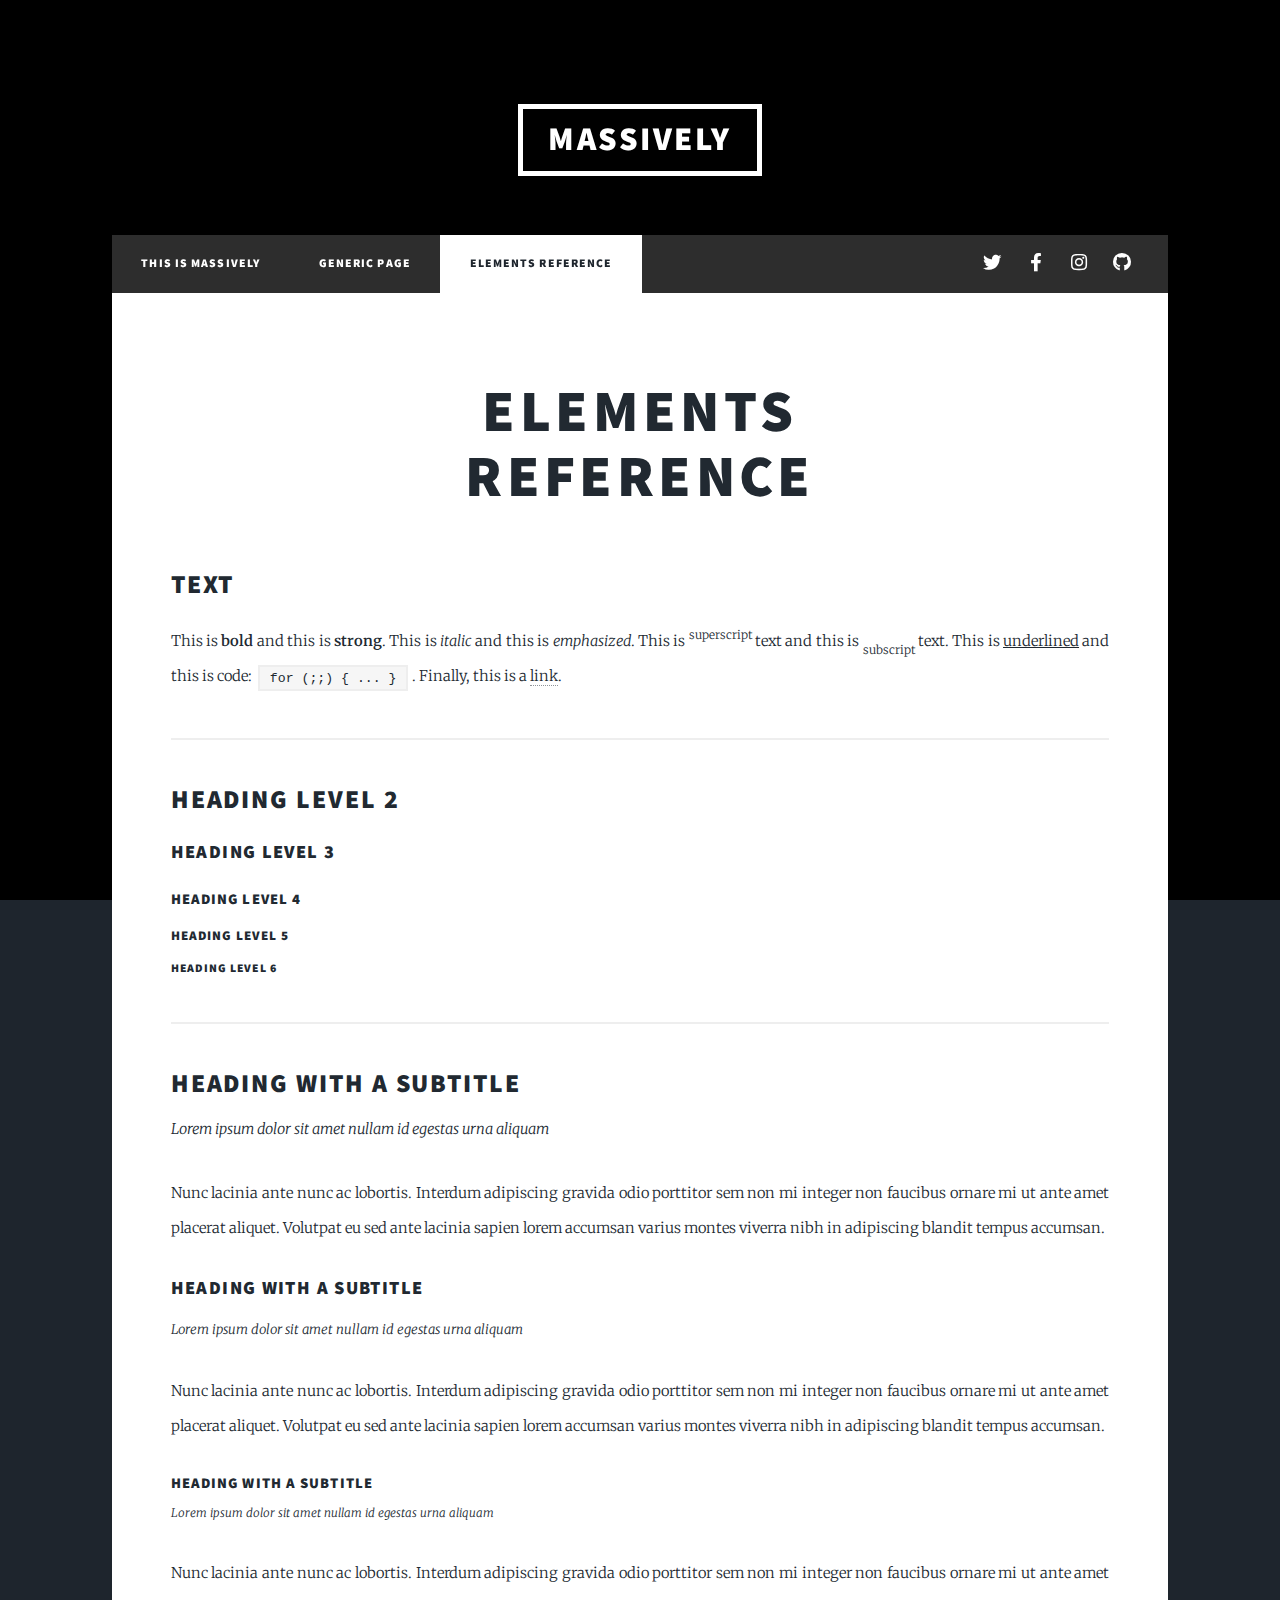
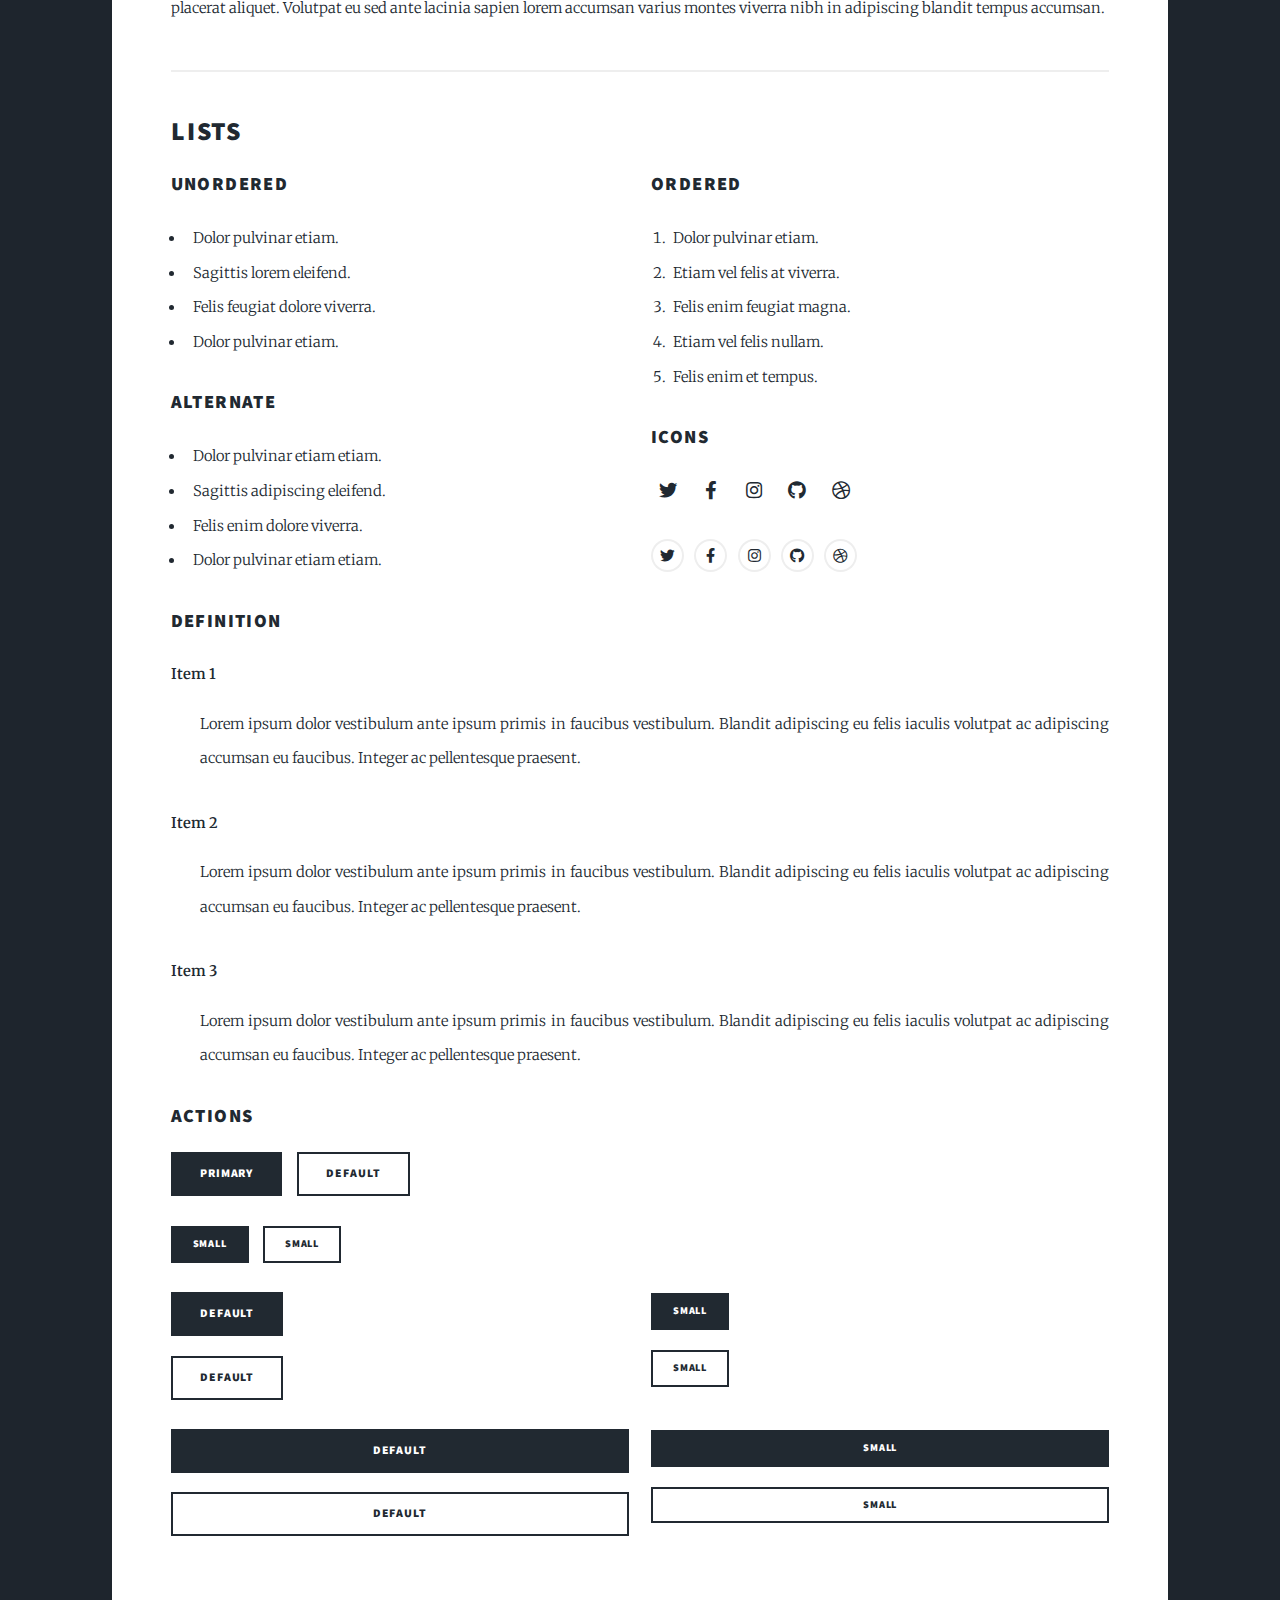
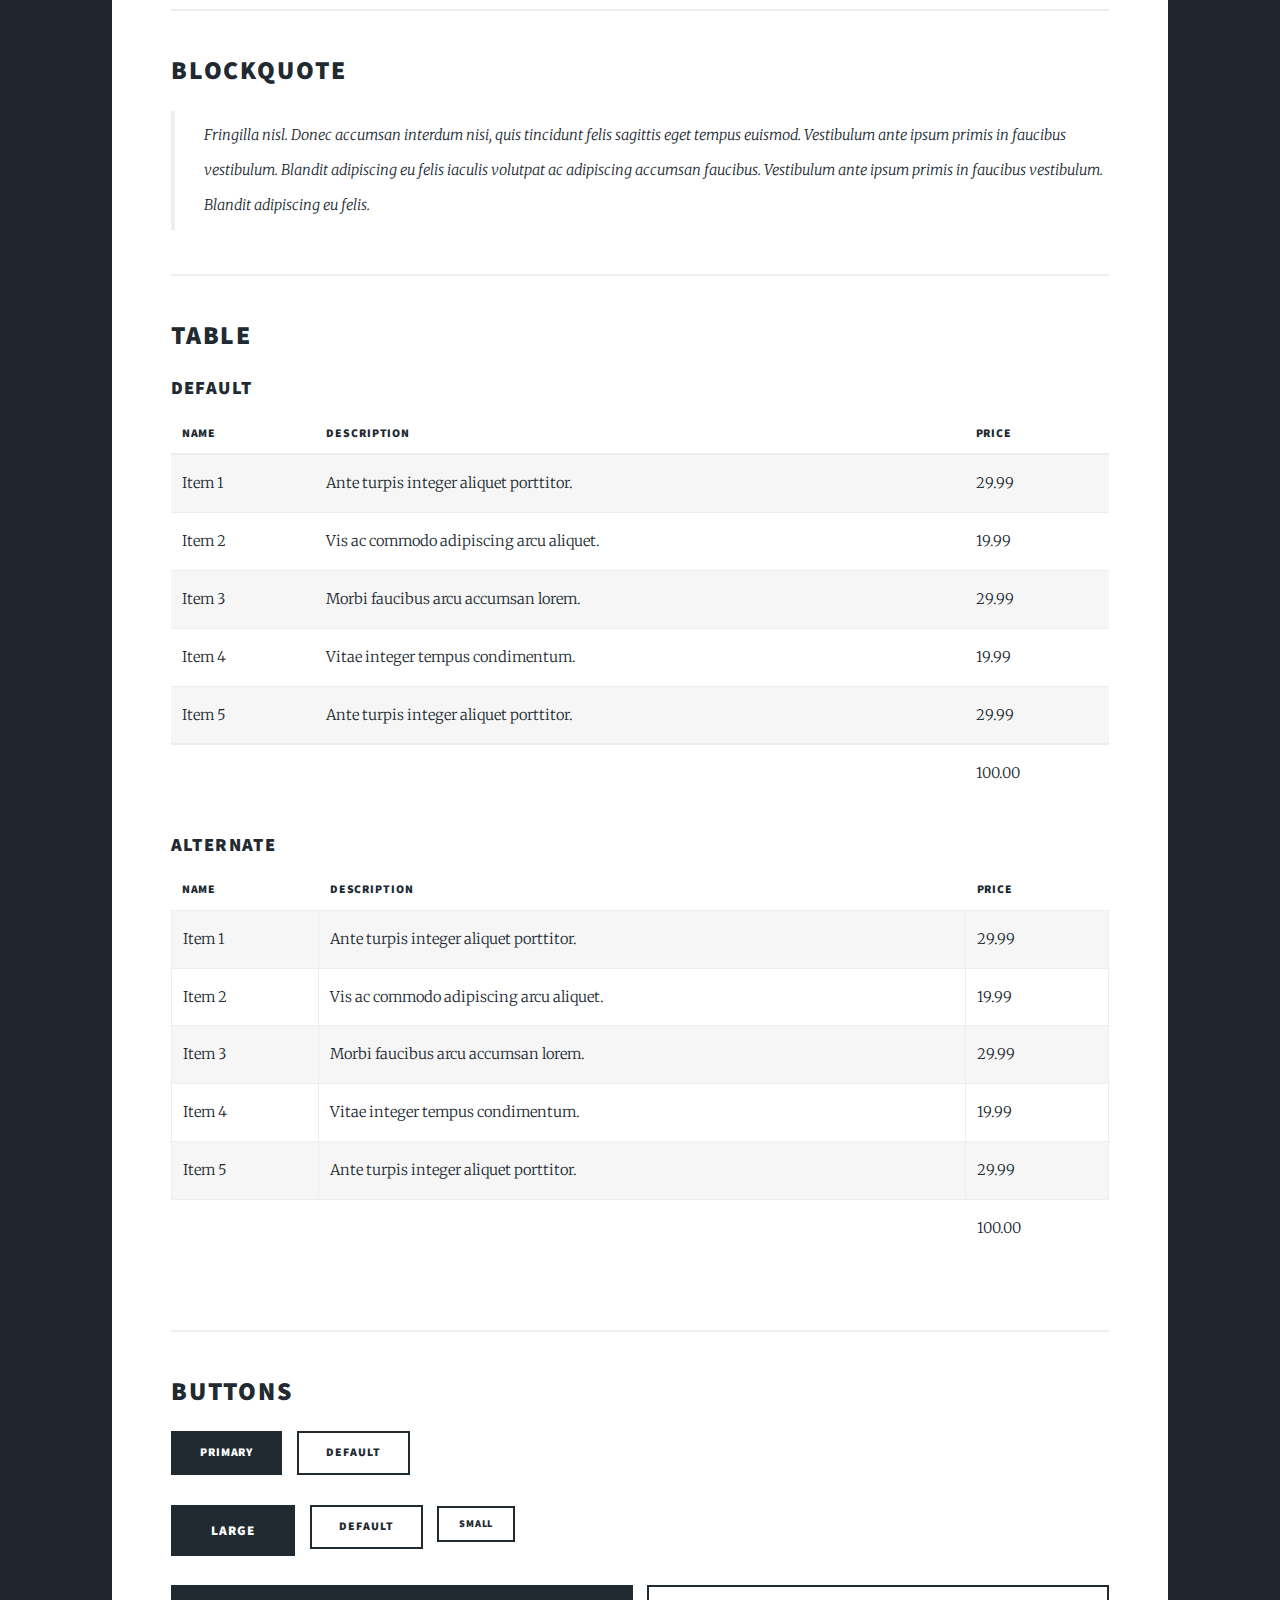
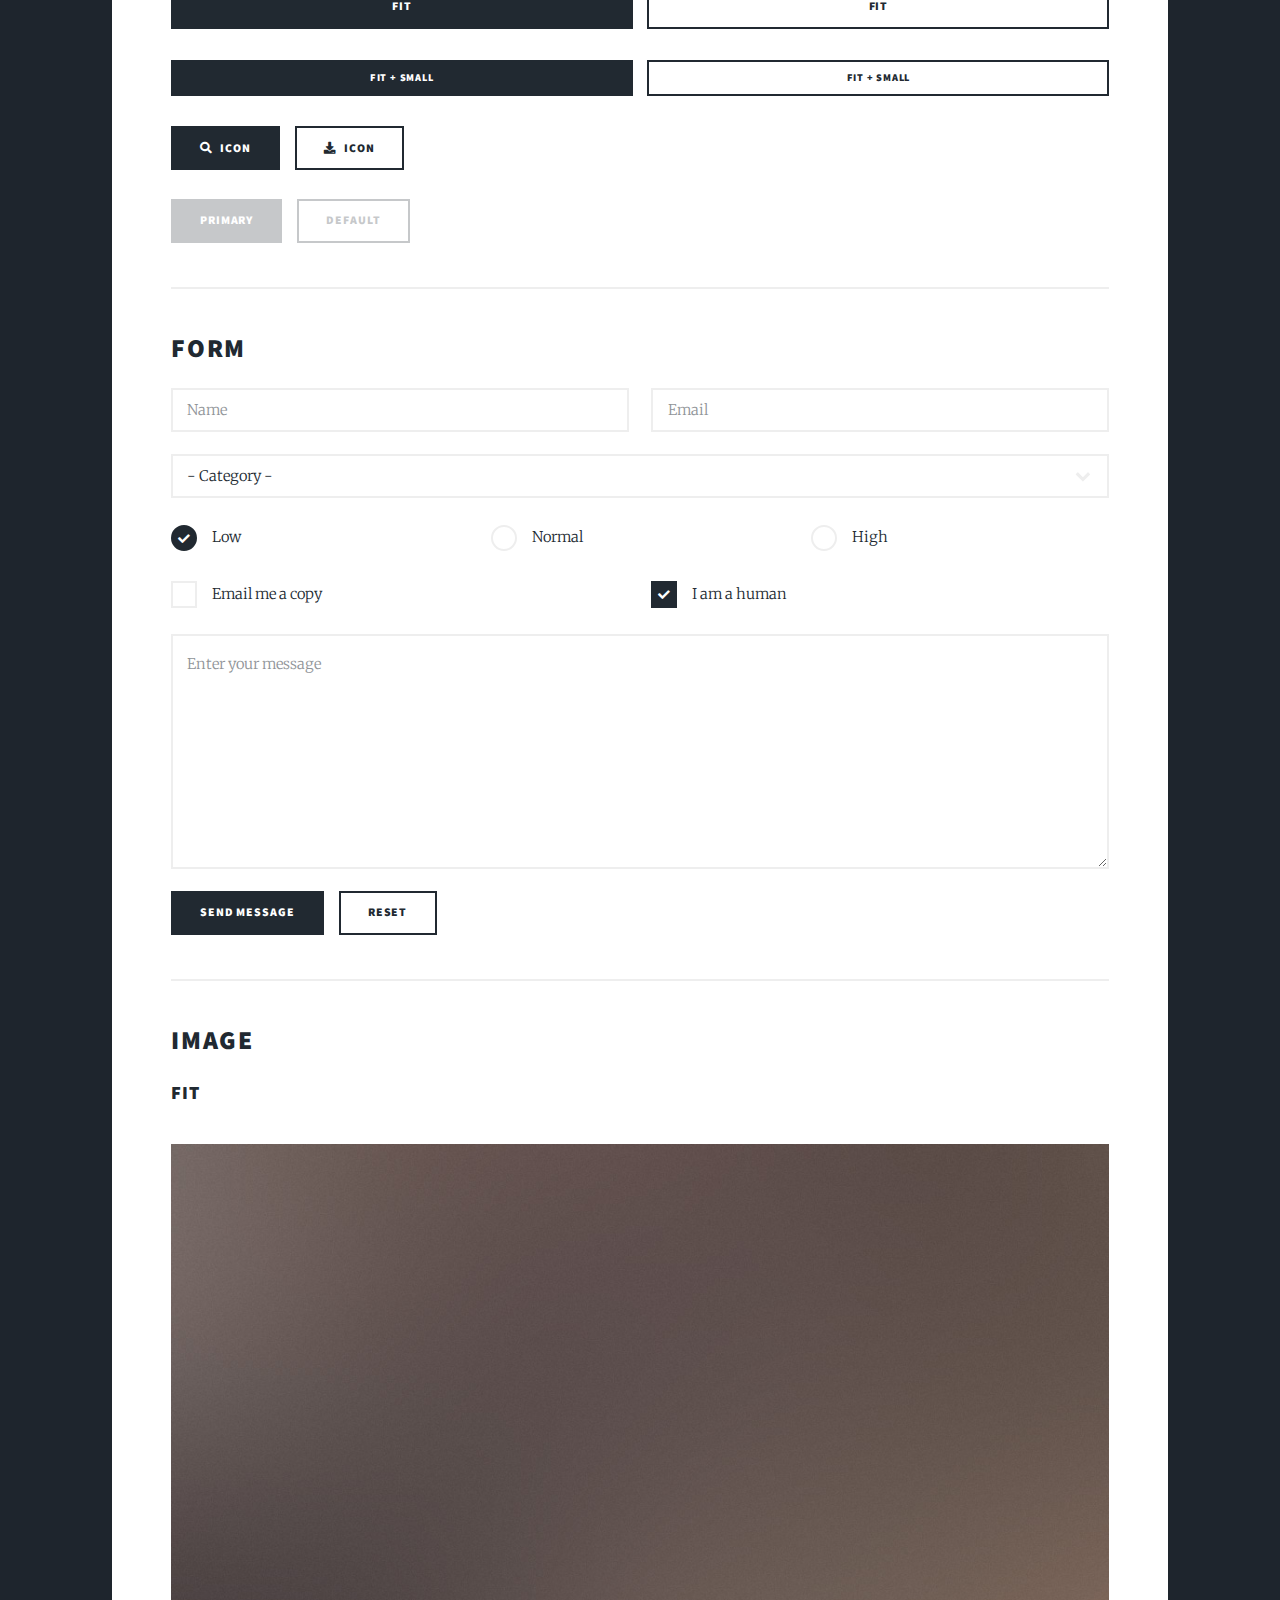
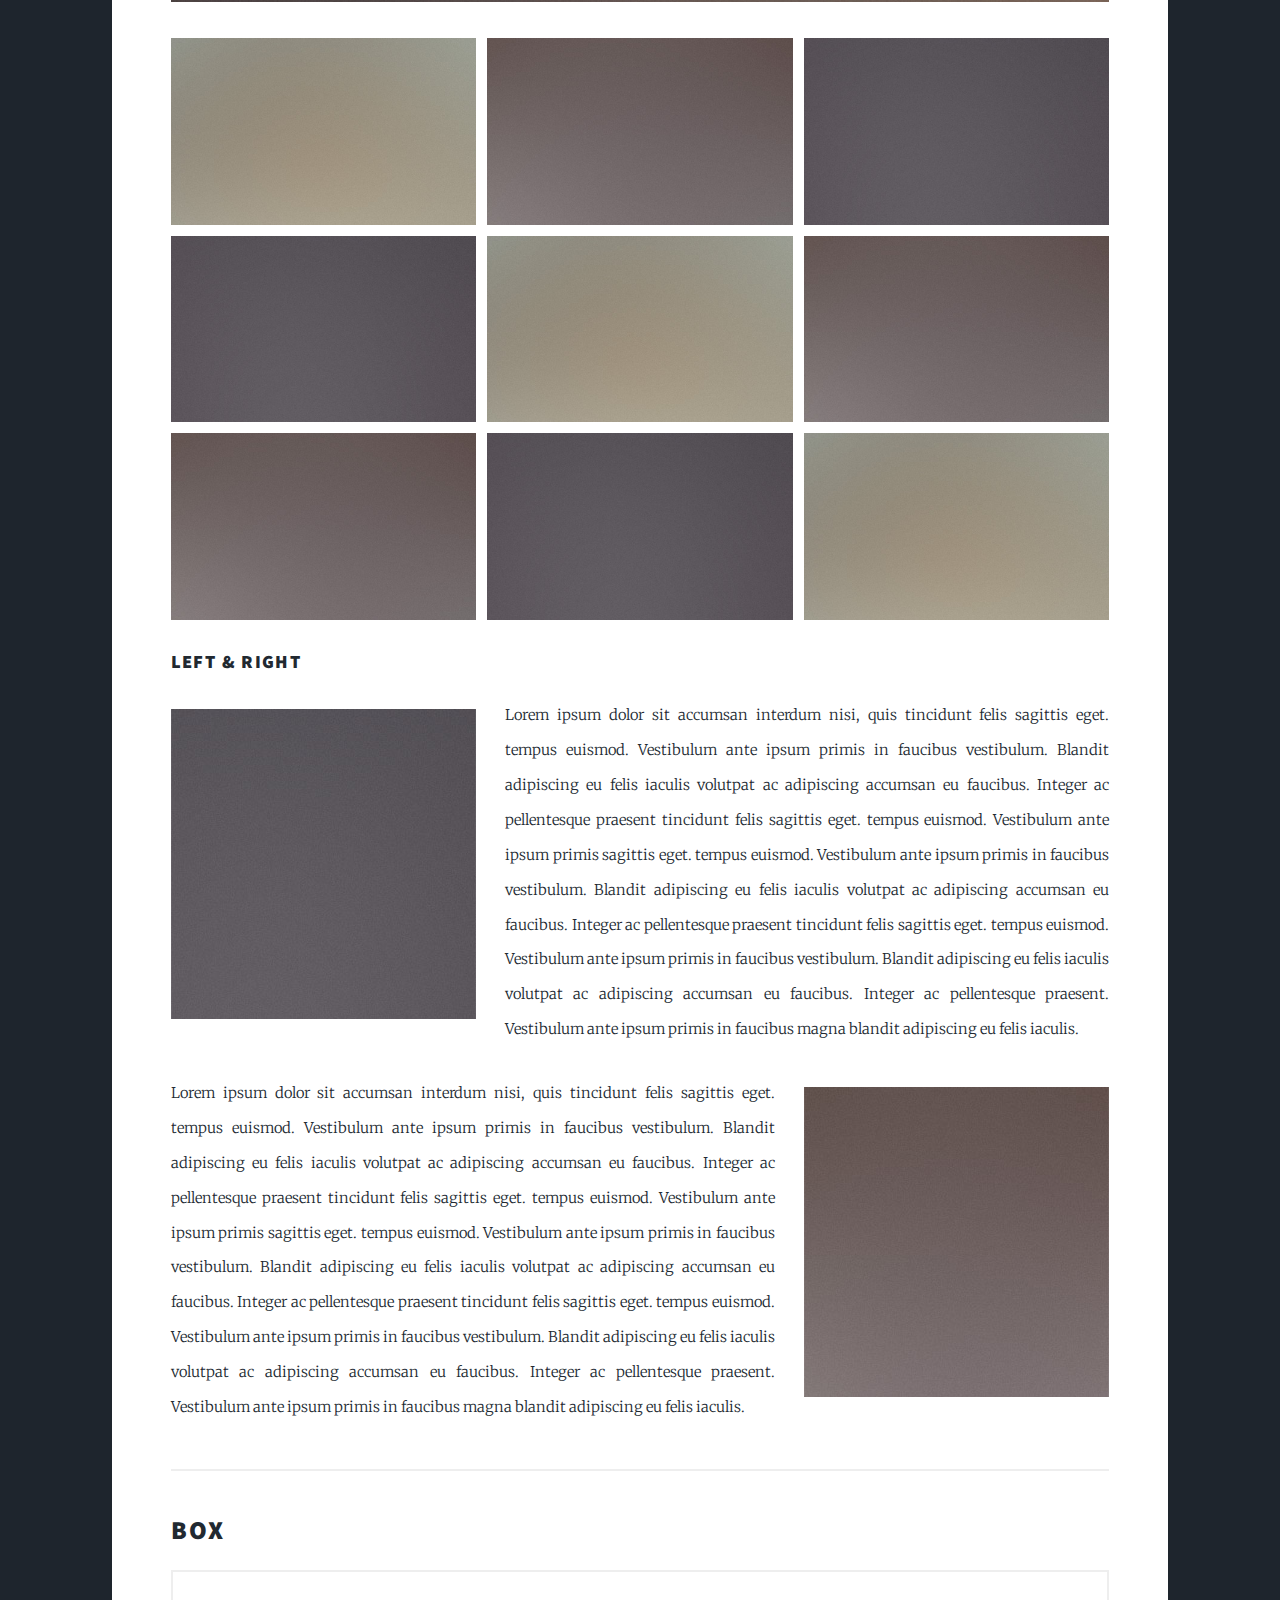
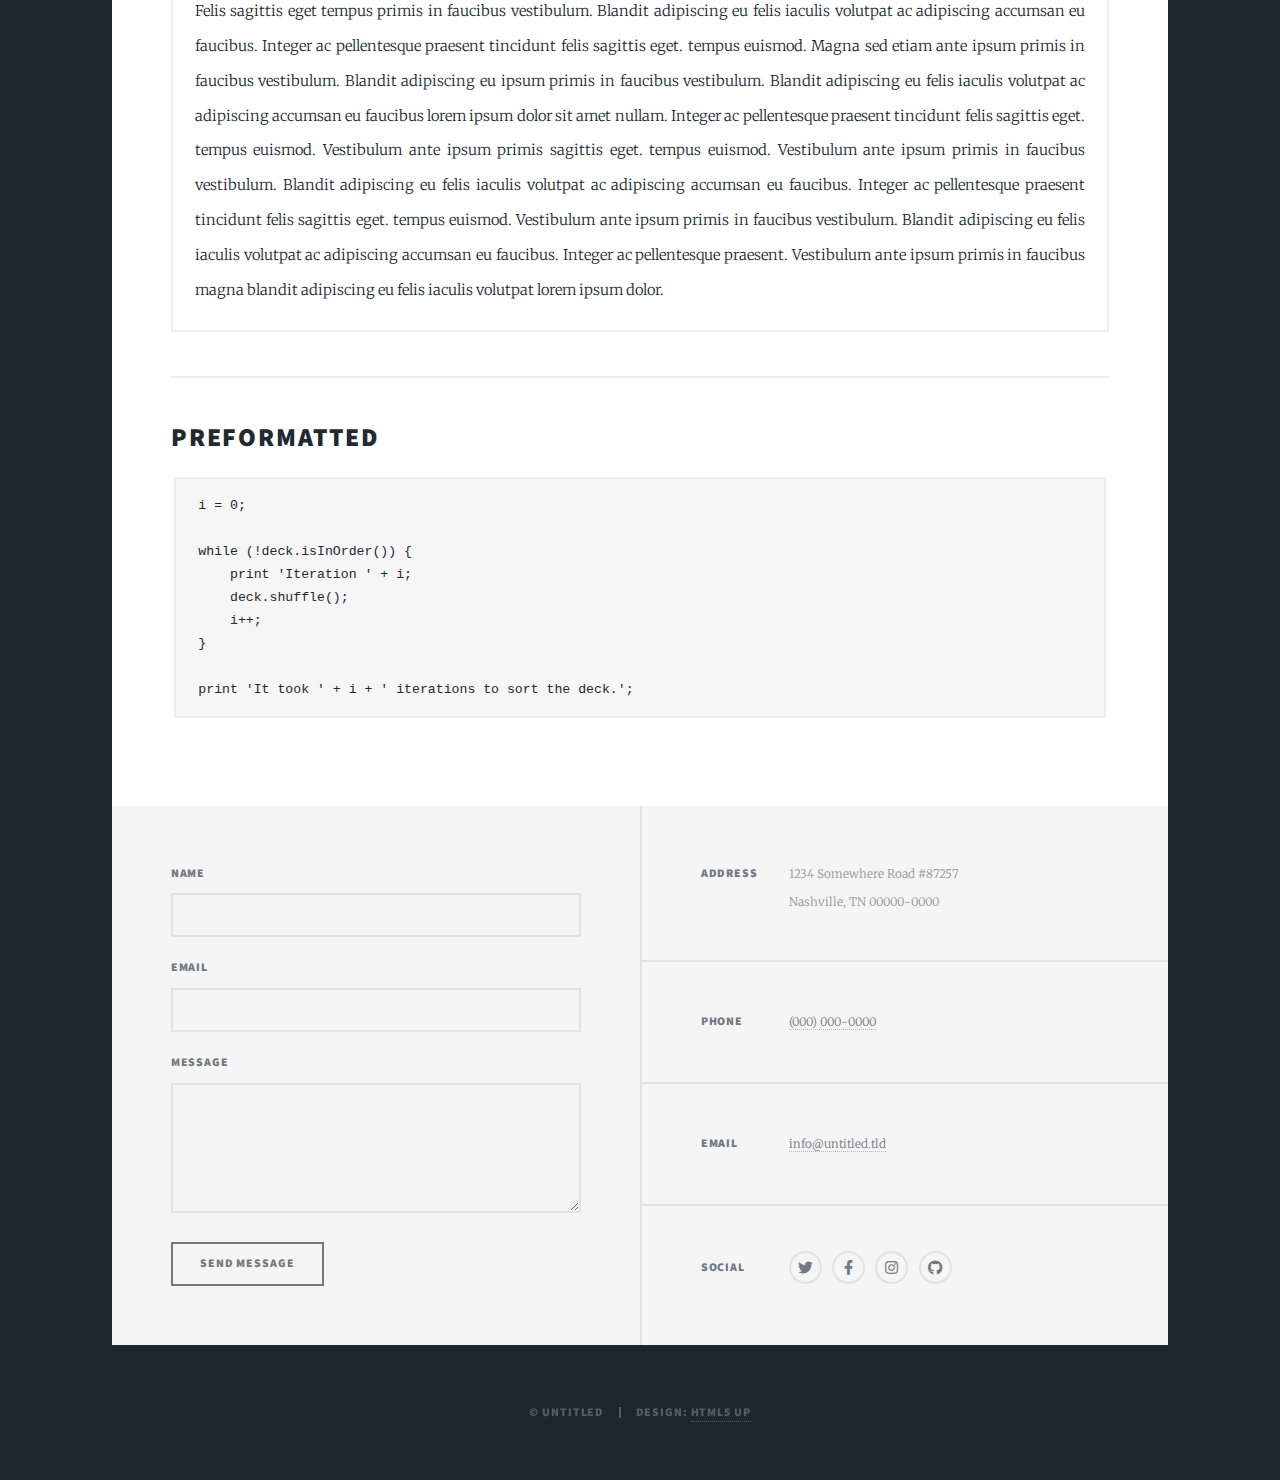
<file: elements.html>
<!DOCTYPE HTML>
<!--
	Massively by HTML5 UP
	html5up.net | @ajlkn
	Free for personal and commercial use under the CCA 3.0 license (html5up.net/license)
-->
<html>
	<head>
		<title>Elements Reference - Massively by HTML5 UP</title>
		<meta charset="utf-8" />
		<meta name="viewport" content="width=device-width, initial-scale=1, user-scalable=no" />
		<link rel="stylesheet" href="assets/css/main.css" />
		<noscript><link rel="stylesheet" href="assets/css/noscript.css" /></noscript>
	</head>
	<body class="is-preload">

		<!-- Wrapper -->
			<div id="wrapper">

				<!-- Header -->
					<header id="header">
						<a href="index.html" class="logo">Massively</a>
					</header>

				<!-- Nav -->
					<nav id="nav">
						<ul class="links">
							<li><a href="index.html">This is Massively</a></li>
							<li><a href="generic.html">Generic Page</a></li>
							<li class="active"><a href="elements.html">Elements Reference</a></li>
						</ul>
						<ul class="icons">
							<li><a href="#" class="icon brands fa-twitter"><span class="label">Twitter</span></a></li>
							<li><a href="#" class="icon brands fa-facebook-f"><span class="label">Facebook</span></a></li>
							<li><a href="#" class="icon brands fa-instagram"><span class="label">Instagram</span></a></li>
							<li><a href="#" class="icon brands fa-github"><span class="label">GitHub</span></a></li>
						</ul>
					</nav>

				<!-- Main -->
					<div id="main">

						<!-- Post -->
							<section class="post">
								<header class="major">
									<h1>Elements<br />
									Reference</h1>
								</header>

								<!-- Text stuff -->
									<h2>Text</h2>
									<p>This is <b>bold</b> and this is <strong>strong</strong>. This is <i>italic</i> and this is <em>emphasized</em>.
									This is <sup>superscript</sup> text and this is <sub>subscript</sub> text.
									This is <u>underlined</u> and this is code: <code>for (;;) { ... }</code>.
									Finally, this is a <a href="#">link</a>.</p>
									<hr />
									<h2>Heading Level 2</h2>
									<h3>Heading Level 3</h3>
									<h4>Heading Level 4</h4>
									<h5>Heading Level 5</h5>
									<h6>Heading Level 6</h6>
									<hr />
									<header>
										<h2>Heading with a Subtitle</h2>
										<p>Lorem ipsum dolor sit amet nullam id egestas urna aliquam</p>
									</header>
									<p>Nunc lacinia ante nunc ac lobortis. Interdum adipiscing gravida odio porttitor sem non mi integer non faucibus ornare mi ut ante amet placerat aliquet. Volutpat eu sed ante lacinia sapien lorem accumsan varius montes viverra nibh in adipiscing blandit tempus accumsan.</p>
									<header>
										<h3>Heading with a Subtitle</h3>
										<p>Lorem ipsum dolor sit amet nullam id egestas urna aliquam</p>
									</header>
									<p>Nunc lacinia ante nunc ac lobortis. Interdum adipiscing gravida odio porttitor sem non mi integer non faucibus ornare mi ut ante amet placerat aliquet. Volutpat eu sed ante lacinia sapien lorem accumsan varius montes viverra nibh in adipiscing blandit tempus accumsan.</p>
									<header>
										<h4>Heading with a Subtitle</h4>
										<p>Lorem ipsum dolor sit amet nullam id egestas urna aliquam</p>
									</header>
									<p>Nunc lacinia ante nunc ac lobortis. Interdum adipiscing gravida odio porttitor sem non mi integer non faucibus ornare mi ut ante amet placerat aliquet. Volutpat eu sed ante lacinia sapien lorem accumsan varius montes viverra nibh in adipiscing blandit tempus accumsan.</p>

									<hr />

								<!-- Lists -->
									<h2>Lists</h2>
									<div class="row">
										<div class="col-6 col-12-small">

											<h3>Unordered</h3>
											<ul>
												<li>Dolor pulvinar etiam.</li>
												<li>Sagittis lorem eleifend.</li>
												<li>Felis feugiat dolore viverra.</li>
												<li>Dolor pulvinar etiam.</li>
											</ul>

											<h3>Alternate</h3>
											<ul class="alt">
												<li>Dolor pulvinar etiam etiam.</li>
												<li>Sagittis adipiscing eleifend.</li>
												<li>Felis enim dolore viverra.</li>
												<li>Dolor pulvinar etiam etiam.</li>
											</ul>

										</div>
										<div class="col-6 col-12-small">

											<h3>Ordered</h3>
											<ol>
												<li>Dolor pulvinar etiam.</li>
												<li>Etiam vel felis at viverra.</li>
												<li>Felis enim feugiat magna.</li>
												<li>Etiam vel felis nullam.</li>
												<li>Felis enim et tempus.</li>
											</ol>

											<h3>Icons</h3>
											<ul class="icons">
												<li><a href="#" class="icon brands fa-twitter"><span class="label">Twitter</span></a></li>
												<li><a href="#" class="icon brands fa-facebook-f"><span class="label">Facebook</span></a></li>
												<li><a href="#" class="icon brands fa-instagram"><span class="label">Instagram</span></a></li>
												<li><a href="#" class="icon brands fa-github"><span class="label">Github</span></a></li>
												<li><a href="#" class="icon brands fa-dribbble"><span class="label">Dribbble</span></a></li>
											</ul>
											<ul class="icons alt">
												<li><a href="#" class="icon brands alt fa-twitter"><span class="label">Twitter</span></a></li>
												<li><a href="#" class="icon brands alt fa-facebook-f"><span class="label">Facebook</span></a></li>
												<li><a href="#" class="icon brands alt fa-instagram"><span class="label">Instagram</span></a></li>
												<li><a href="#" class="icon brands alt fa-github"><span class="label">Github</span></a></li>
												<li><a href="#" class="icon brands alt fa-dribbble"><span class="label">Dribbble</span></a></li>
											</ul>

										</div>
									</div>
									<h3>Definition</h3>
									<dl>
										<dt>Item 1</dt>
										<dd>
											<p>Lorem ipsum dolor vestibulum ante ipsum primis in faucibus vestibulum. Blandit adipiscing eu felis iaculis volutpat ac adipiscing accumsan eu faucibus. Integer ac pellentesque praesent.</p>
										</dd>
										<dt>Item 2</dt>
										<dd>
											<p>Lorem ipsum dolor vestibulum ante ipsum primis in faucibus vestibulum. Blandit adipiscing eu felis iaculis volutpat ac adipiscing accumsan eu faucibus. Integer ac pellentesque praesent.</p>
										</dd>
										<dt>Item 3</dt>
										<dd>
											<p>Lorem ipsum dolor vestibulum ante ipsum primis in faucibus vestibulum. Blandit adipiscing eu felis iaculis volutpat ac adipiscing accumsan eu faucibus. Integer ac pellentesque praesent.</p>
										</dd>
									</dl>

									<h3>Actions</h3>
									<ul class="actions">
										<li><a href="#" class="button primary">Primary</a></li>
										<li><a href="#" class="button">Default</a></li>
									</ul>
									<ul class="actions small">
										<li><a href="#" class="button primary small">Small</a></li>
										<li><a href="#" class="button small">Small</a></li>
									</ul>
									<div class="row">
										<div class="col-6 col-12-small">
											<ul class="actions stacked">
												<li><a href="#" class="button primary">Default</a></li>
												<li><a href="#" class="button">Default</a></li>
											</ul>
										</div>
										<div class="col-6 col-12-small">
											<ul class="actions stacked">
												<li><a href="#" class="button primary small">Small</a></li>
												<li><a href="#" class="button small">Small</a></li>
											</ul>
										</div>
									</div>
									<div class="row">
										<div class="col-6 col-12-small">
											<ul class="actions stacked">
												<li><a href="#" class="button primary fit">Default</a></li>
												<li><a href="#" class="button fit">Default</a></li>
											</ul>
										</div>
										<div class="col-6 col-12-small">
											<ul class="actions stacked">
												<li><a href="#" class="button primary small fit">Small</a></li>
												<li><a href="#" class="button small fit">Small</a></li>
											</ul>
										</div>
									</div>

									<hr />

								<!-- Blockquote -->
									<h2>Blockquote</h2>
									<blockquote>Fringilla nisl. Donec accumsan interdum nisi, quis tincidunt felis sagittis eget tempus euismod. Vestibulum ante ipsum primis in faucibus vestibulum. Blandit adipiscing eu felis iaculis volutpat ac adipiscing accumsan faucibus. Vestibulum ante ipsum primis in faucibus vestibulum. Blandit adipiscing eu felis.</blockquote>

									<hr />

								<!-- Table -->
									<h2>Table</h2>

									<h3>Default</h3>
									<div class="table-wrapper">
										<table>
											<thead>
												<tr>
													<th>Name</th>
													<th>Description</th>
													<th>Price</th>
												</tr>
											</thead>
											<tbody>
												<tr>
													<td>Item 1</td>
													<td>Ante turpis integer aliquet porttitor.</td>
													<td>29.99</td>
												</tr>
												<tr>
													<td>Item 2</td>
													<td>Vis ac commodo adipiscing arcu aliquet.</td>
													<td>19.99</td>
												</tr>
												<tr>
													<td>Item 3</td>
													<td> Morbi faucibus arcu accumsan lorem.</td>
													<td>29.99</td>
												</tr>
												<tr>
													<td>Item 4</td>
													<td>Vitae integer tempus condimentum.</td>
													<td>19.99</td>
												</tr>
												<tr>
													<td>Item 5</td>
													<td>Ante turpis integer aliquet porttitor.</td>
													<td>29.99</td>
												</tr>
											</tbody>
											<tfoot>
												<tr>
													<td colspan="2"></td>
													<td>100.00</td>
												</tr>
											</tfoot>
										</table>
									</div>

									<h3>Alternate</h3>
									<div class="table-wrapper">
										<table class="alt">
											<thead>
												<tr>
													<th>Name</th>
													<th>Description</th>
													<th>Price</th>
												</tr>
											</thead>
											<tbody>
												<tr>
													<td>Item 1</td>
													<td>Ante turpis integer aliquet porttitor.</td>
													<td>29.99</td>
												</tr>
												<tr>
													<td>Item 2</td>
													<td>Vis ac commodo adipiscing arcu aliquet.</td>
													<td>19.99</td>
												</tr>
												<tr>
													<td>Item 3</td>
													<td> Morbi faucibus arcu accumsan lorem.</td>
													<td>29.99</td>
												</tr>
												<tr>
													<td>Item 4</td>
													<td>Vitae integer tempus condimentum.</td>
													<td>19.99</td>
												</tr>
												<tr>
													<td>Item 5</td>
													<td>Ante turpis integer aliquet porttitor.</td>
													<td>29.99</td>
												</tr>
											</tbody>
											<tfoot>
												<tr>
													<td colspan="2"></td>
													<td>100.00</td>
												</tr>
											</tfoot>
										</table>
									</div>

									<hr />

								<!-- Buttons -->
									<h2>Buttons</h2>
									<ul class="actions">
										<li><a href="#" class="button primary">Primary</a></li>
										<li><a href="#" class="button">Default</a></li>
									</ul>
									<ul class="actions">
										<li><a href="#" class="button primary large">Large</a></li>
										<li><a href="#" class="button">Default</a></li>
										<li><a href="#" class="button small">Small</a></li>
									</ul>
									<ul class="actions fit">
										<li><a href="#" class="button primary fit">Fit</a></li>
										<li><a href="#" class="button fit">Fit</a></li>
									</ul>
									<ul class="actions fit small">
										<li><a href="#" class="button primary fit small">Fit + Small</a></li>
										<li><a href="#" class="button fit small">Fit + Small</a></li>
									</ul>
									<ul class="actions">
										<li><a href="#" class="button primary icon solid fa-search">Icon</a></li>
										<li><a href="#" class="button icon solid fa-download">Icon</a></li>
									</ul>
									<ul class="actions">
										<li><span class="button primary disabled">Primary</span></li>
										<li><span class="button disabled">Default</span></li>
									</ul>

									<hr />

								<!-- Form -->
									<h2>Form</h2>

									<form method="post" action="#">
										<div class="row gtr-uniform">
											<div class="col-6 col-12-xsmall">
												<input type="text" name="demo-name" id="demo-name" value="" placeholder="Name" />
											</div>
											<div class="col-6 col-12-xsmall">
												<input type="email" name="demo-email" id="demo-email" value="" placeholder="Email" />
											</div>
											<!-- Break -->
											<div class="col-12">
												<select name="demo-category" id="demo-category">
													<option value="">- Category -</option>
													<option value="1">Manufacturing</option>
													<option value="1">Shipping</option>
													<option value="1">Administration</option>
													<option value="1">Human Resources</option>
												</select>
											</div>
											<!-- Break -->
											<div class="col-4 col-12-small">
												<input type="radio" id="demo-priority-low" name="demo-priority" checked>
												<label for="demo-priority-low">Low</label>
											</div>
											<div class="col-4 col-12-small">
												<input type="radio" id="demo-priority-normal" name="demo-priority">
												<label for="demo-priority-normal">Normal</label>
											</div>
											<div class="col-4 col-12-small">
												<input type="radio" id="demo-priority-high" name="demo-priority">
												<label for="demo-priority-high">High</label>
											</div>
											<!-- Break -->
											<div class="col-6 col-12-small">
												<input type="checkbox" id="demo-copy" name="demo-copy">
												<label for="demo-copy">Email me a copy</label>
											</div>
											<div class="col-6 col-12-small">
												<input type="checkbox" id="demo-human" name="demo-human" checked>
												<label for="demo-human">I am a human</label>
											</div>
											<!-- Break -->
											<div class="col-12">
												<textarea name="demo-message" id="demo-message" placeholder="Enter your message" rows="6"></textarea>
											</div>
											<!-- Break -->
											<div class="col-12">
												<ul class="actions">
													<li><input type="submit" value="Send Message" class="primary" /></li>
													<li><input type="reset" value="Reset" /></li>
												</ul>
											</div>
										</div>
									</form>

									<hr />

								<!-- Image -->
									<h2>Image</h2>

									<h3>Fit</h3>
									<span class="image fit"><img src="images/pic01.jpg" alt="" /></span>
									<div class="box alt">
										<div class="row gtr-50 gtr-uniform">
											<div class="col-4"><span class="image fit"><img src="images/pic02.jpg" alt="" /></span></div>
											<div class="col-4"><span class="image fit"><img src="images/pic03.jpg" alt="" /></span></div>
											<div class="col-4"><span class="image fit"><img src="images/pic04.jpg" alt="" /></span></div>
											<!-- Break -->
											<div class="col-4"><span class="image fit"><img src="images/pic04.jpg" alt="" /></span></div>
											<div class="col-4"><span class="image fit"><img src="images/pic02.jpg" alt="" /></span></div>
											<div class="col-4"><span class="image fit"><img src="images/pic03.jpg" alt="" /></span></div>
											<!-- Break -->
											<div class="col-4"><span class="image fit"><img src="images/pic03.jpg" alt="" /></span></div>
											<div class="col-4"><span class="image fit"><img src="images/pic04.jpg" alt="" /></span></div>
											<div class="col-4"><span class="image fit"><img src="images/pic02.jpg" alt="" /></span></div>
										</div>
									</div>

									<h3>Left &amp; Right</h3>
									<p><span class="image left"><img src="images/pic08.jpg" alt="" /></span>Lorem ipsum dolor sit accumsan interdum nisi, quis tincidunt felis sagittis eget. tempus euismod. Vestibulum ante ipsum primis in faucibus vestibulum. Blandit adipiscing eu felis iaculis volutpat ac adipiscing accumsan eu faucibus. Integer ac pellentesque praesent tincidunt felis sagittis eget. tempus euismod. Vestibulum ante ipsum primis sagittis eget. tempus euismod. Vestibulum ante ipsum primis in faucibus vestibulum. Blandit adipiscing eu felis iaculis volutpat ac adipiscing accumsan eu faucibus. Integer ac pellentesque praesent tincidunt felis sagittis eget. tempus euismod. Vestibulum ante ipsum primis in faucibus vestibulum. Blandit adipiscing eu felis iaculis volutpat ac adipiscing accumsan eu faucibus. Integer ac pellentesque praesent. Vestibulum ante ipsum primis in faucibus magna blandit adipiscing eu felis iaculis.</p>
									<p><span class="image right"><img src="images/pic09.jpg" alt="" /></span>Lorem ipsum dolor sit accumsan interdum nisi, quis tincidunt felis sagittis eget. tempus euismod. Vestibulum ante ipsum primis in faucibus vestibulum. Blandit adipiscing eu felis iaculis volutpat ac adipiscing accumsan eu faucibus. Integer ac pellentesque praesent tincidunt felis sagittis eget. tempus euismod. Vestibulum ante ipsum primis sagittis eget. tempus euismod. Vestibulum ante ipsum primis in faucibus vestibulum. Blandit adipiscing eu felis iaculis volutpat ac adipiscing accumsan eu faucibus. Integer ac pellentesque praesent tincidunt felis sagittis eget. tempus euismod. Vestibulum ante ipsum primis in faucibus vestibulum. Blandit adipiscing eu felis iaculis volutpat ac adipiscing accumsan eu faucibus. Integer ac pellentesque praesent. Vestibulum ante ipsum primis in faucibus magna blandit adipiscing eu felis iaculis.</p>

									<hr />

								<!-- Box -->
									<h2>Box</h2>
									<div class="box">
										<p>Felis sagittis eget tempus primis in faucibus vestibulum. Blandit adipiscing eu felis iaculis volutpat ac adipiscing accumsan eu faucibus. Integer ac pellentesque praesent tincidunt felis sagittis eget. tempus euismod. Magna sed etiam ante ipsum primis in faucibus vestibulum. Blandit adipiscing eu ipsum primis in faucibus vestibulum. Blandit adipiscing eu felis iaculis volutpat ac adipiscing accumsan eu faucibus lorem ipsum dolor sit amet nullam. Integer ac pellentesque praesent tincidunt felis sagittis eget. tempus euismod. Vestibulum ante ipsum primis sagittis eget. tempus euismod. Vestibulum ante ipsum primis in faucibus vestibulum. Blandit adipiscing eu felis iaculis volutpat ac adipiscing accumsan eu faucibus. Integer ac pellentesque praesent tincidunt felis sagittis eget. tempus euismod. Vestibulum ante ipsum primis in faucibus vestibulum. Blandit adipiscing eu felis iaculis volutpat ac adipiscing accumsan eu faucibus. Integer ac pellentesque praesent. Vestibulum ante ipsum primis in faucibus magna blandit adipiscing eu felis iaculis volutpat lorem ipsum dolor.</p>
									</div>

									<hr />

								<!-- Preformatted Code -->
									<h2>Preformatted</h2>
									<pre><code>i = 0;

while (!deck.isInOrder()) {
    print 'Iteration ' + i;
    deck.shuffle();
    i++;
}

print 'It took ' + i + ' iterations to sort the deck.';
</code></pre>

							</section>

					</div>

				<!-- Footer -->
					<footer id="footer">
						<section>
							<form method="post" action="#">
								<div class="fields">
									<div class="field">
										<label for="name">Name</label>
										<input type="text" name="name" id="name" />
									</div>
									<div class="field">
										<label for="email">Email</label>
										<input type="text" name="email" id="email" />
									</div>
									<div class="field">
										<label for="message">Message</label>
										<textarea name="message" id="message" rows="3"></textarea>
									</div>
								</div>
								<ul class="actions">
									<li><input type="submit" value="Send Message" /></li>
								</ul>
							</form>
						</section>
						<section class="split contact">
							<section class="alt">
								<h3>Address</h3>
								<p>1234 Somewhere Road #87257<br />
								Nashville, TN 00000-0000</p>
							</section>
							<section>
								<h3>Phone</h3>
								<p><a href="#">(000) 000-0000</a></p>
							</section>
							<section>
								<h3>Email</h3>
								<p><a href="#">info@untitled.tld</a></p>
							</section>
							<section>
								<h3>Social</h3>
								<ul class="icons alt">
									<li><a href="#" class="icon brands alt fa-twitter"><span class="label">Twitter</span></a></li>
									<li><a href="#" class="icon brands alt fa-facebook-f"><span class="label">Facebook</span></a></li>
									<li><a href="#" class="icon brands alt fa-instagram"><span class="label">Instagram</span></a></li>
									<li><a href="#" class="icon brands alt fa-github"><span class="label">GitHub</span></a></li>
								</ul>
							</section>
						</section>
					</footer>

				<!-- Copyright -->
					<div id="copyright">
						<ul><li>&copy; Untitled</li><li>Design: <a href="https://html5up.net">HTML5 UP</a></li></ul>
					</div>

			</div>

		<!-- Scripts -->
			<script src="assets/js/jquery.min.js"></script>
			<script src="assets/js/jquery.scrollex.min.js"></script>
			<script src="assets/js/jquery.scrolly.min.js"></script>
			<script src="assets/js/browser.min.js"></script>
			<script src="assets/js/breakpoints.min.js"></script>
			<script src="assets/js/util.js"></script>
			<script src="assets/js/main.js"></script>

	</body>
</html>
</file>
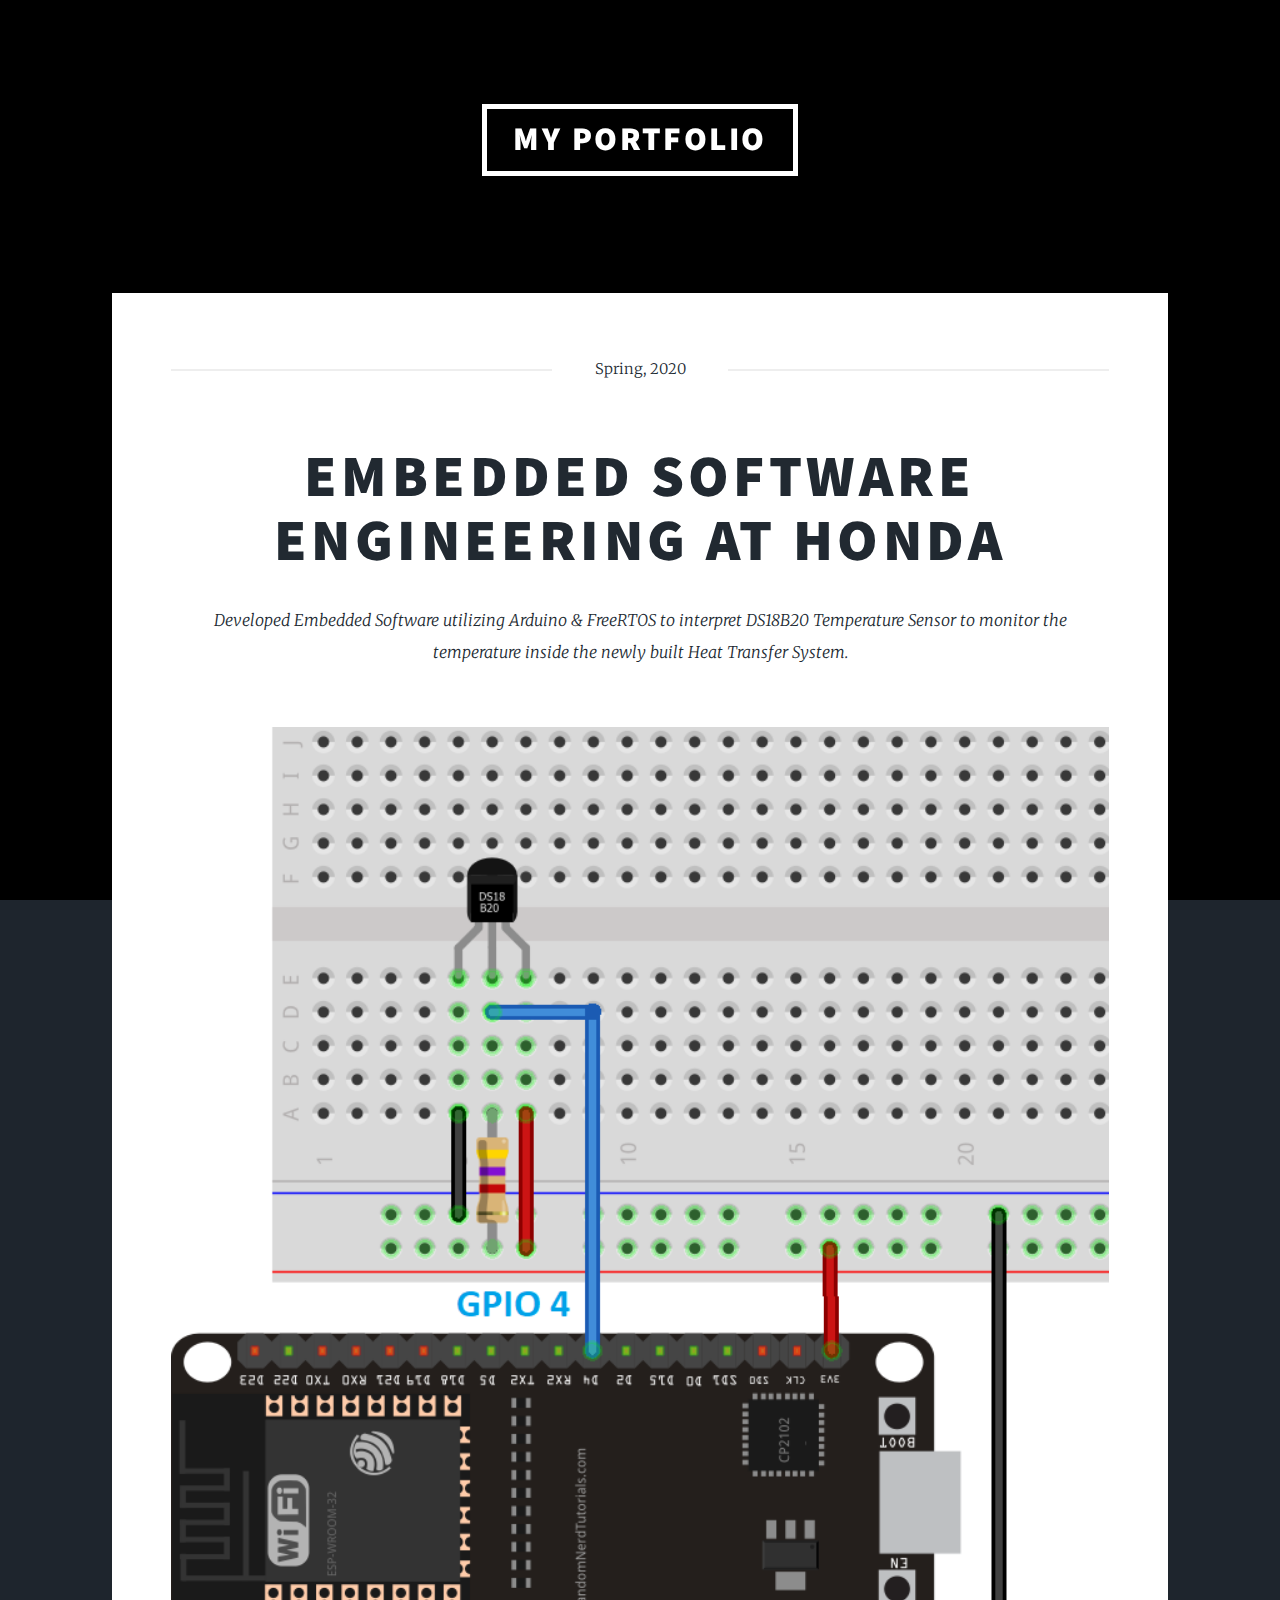
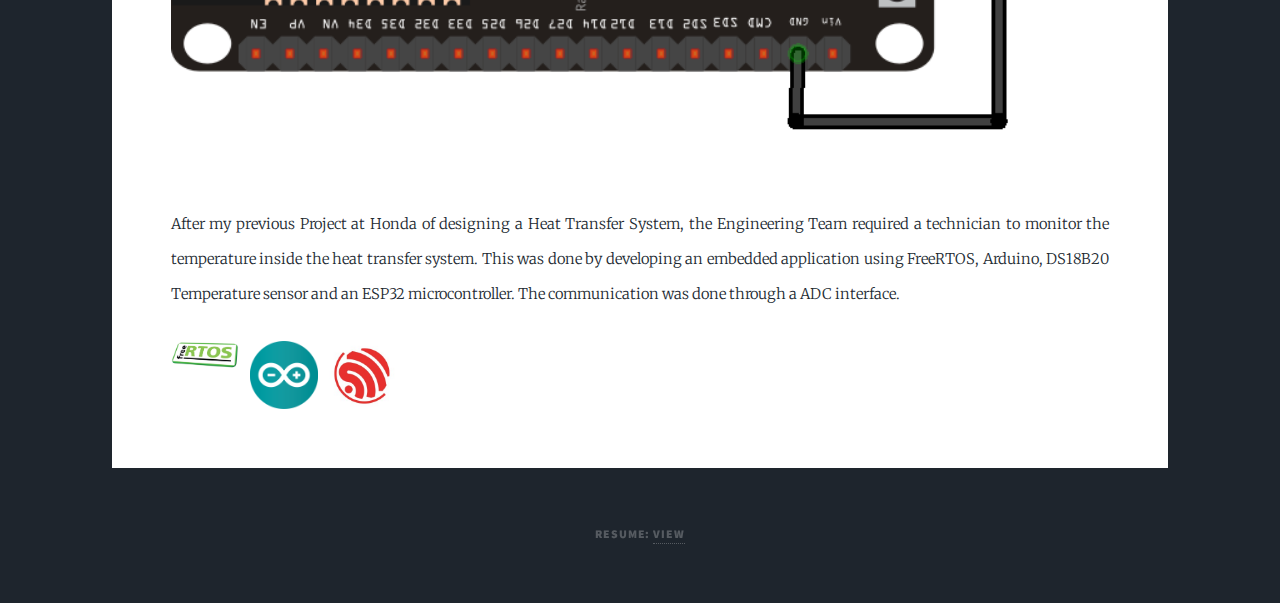
<file: ESWEHonda.html>
<!DOCTYPE HTML>
<!--
	Massively by HTML5 UP
	html5up.net | @ajlkn
	Free for personal and commercial use under the CCA 3.0 license (html5up.net/license)
-->
<html>
	<head>
		<title>Embedded Software Engineering at Honda</title>
		<meta charset="utf-8" />
		<meta name="viewport" content="width=device-width, initial-scale=1, user-scalable=no" />
		<link rel="stylesheet" href="assets/css/main.css" />
		<noscript><link rel="stylesheet" href="assets/css/noscript.css" /></noscript>
	</head>
	<body class="is-preload">

		<!-- Wrapper -->
			<div id="wrapper">

				<!-- Header -->
					<header id="header">
						<a href="index.html" class="logo">My Portfolio</a>
					</header>

				<!-- Main -->
					<div id="main">

						<!-- Post -->
							<section class="post">
								<header class="major">
									<span class="date">Spring, 2020</span>
									<h1>Embedded Software Engineering at Honda</h1>
									<p>Developed Embedded Software utilizing Arduino & FreeRTOS to interpret 
										DS18B20 Temperature Sensor to monitor the temperature inside the 
										newly built Heat Transfer System.</p>
								</header>
								<div class="image main"><img src="images/HONDA2.JPG" alt="" /></div>
                                
                                <div>
                                    
                                    <p>After my previous Project at Honda of designing a Heat Transfer System, 
                                        the Engineering Team required a technician to monitor the temperature 
                                        inside the heat transfer system. This was done by developing an embedded 
                                        application using FreeRTOS, Arduino, DS18B20 Temperature sensor and an 
                                        ESP32 microcontroller. The communication was done through a 
                                        ADC interface.
                                    </p>

                                    <div >
									    <div class="row gtr-50 gtr-uniform">
                                            <div class="col-1"><a href= "https://www.freertos.org/" class="image fit"><img src="images/FreeRTOSL.jpg" alt="" /></a></div>
                                                <div class="col-1"><a href= "https://www.arduino.cc/" class="image fit"><img src="images/ArduinoL.jpg" alt="" /></a></div>
                                                <div class="col-1"><a href= "https://www.espressif.com/en/products/socs/esp32" class="image fit"><img src="images/ESPL.jpg" alt="" /></a></div>
											    <!-- Break -->
									    </div>
								    </div>
                                </div>
                            </section>
                            
                            
					</div>

                    <div id="copyright">
						<ul><li>Resume: <a href="/Resume/Resume.pdf" target="_blank" rel="noopener noreferrer">View</a></li></ul>
					</div>

			</div>

		<!-- Scripts -->
			<script src="assets/js/jquery.min.js"></script>
			<script src="assets/js/jquery.scrollex.min.js"></script>
			<script src="assets/js/jquery.scrolly.min.js"></script>
			<script src="assets/js/browser.min.js"></script>
			<script src="assets/js/breakpoints.min.js"></script>
			<script src="assets/js/util.js"></script>
			<script src="assets/js/main.js"></script>

	</body>
</html>
</file>
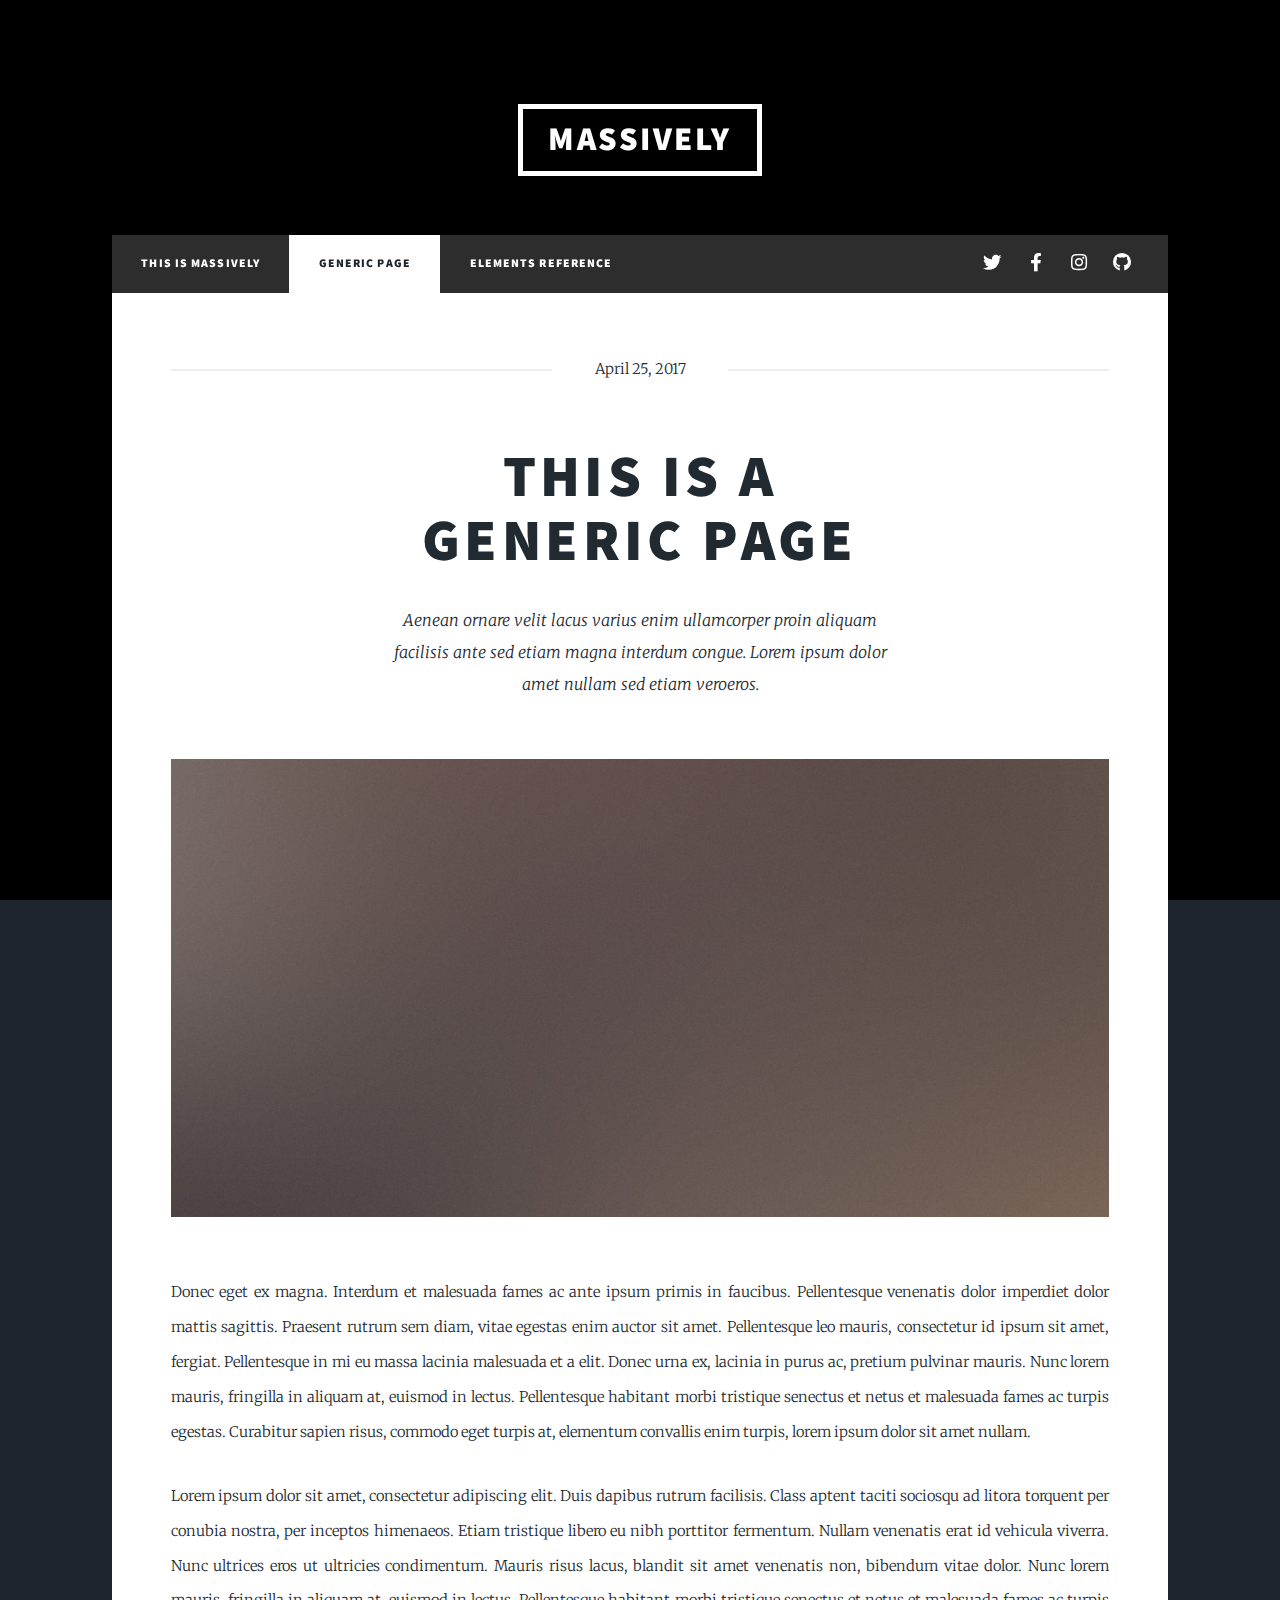
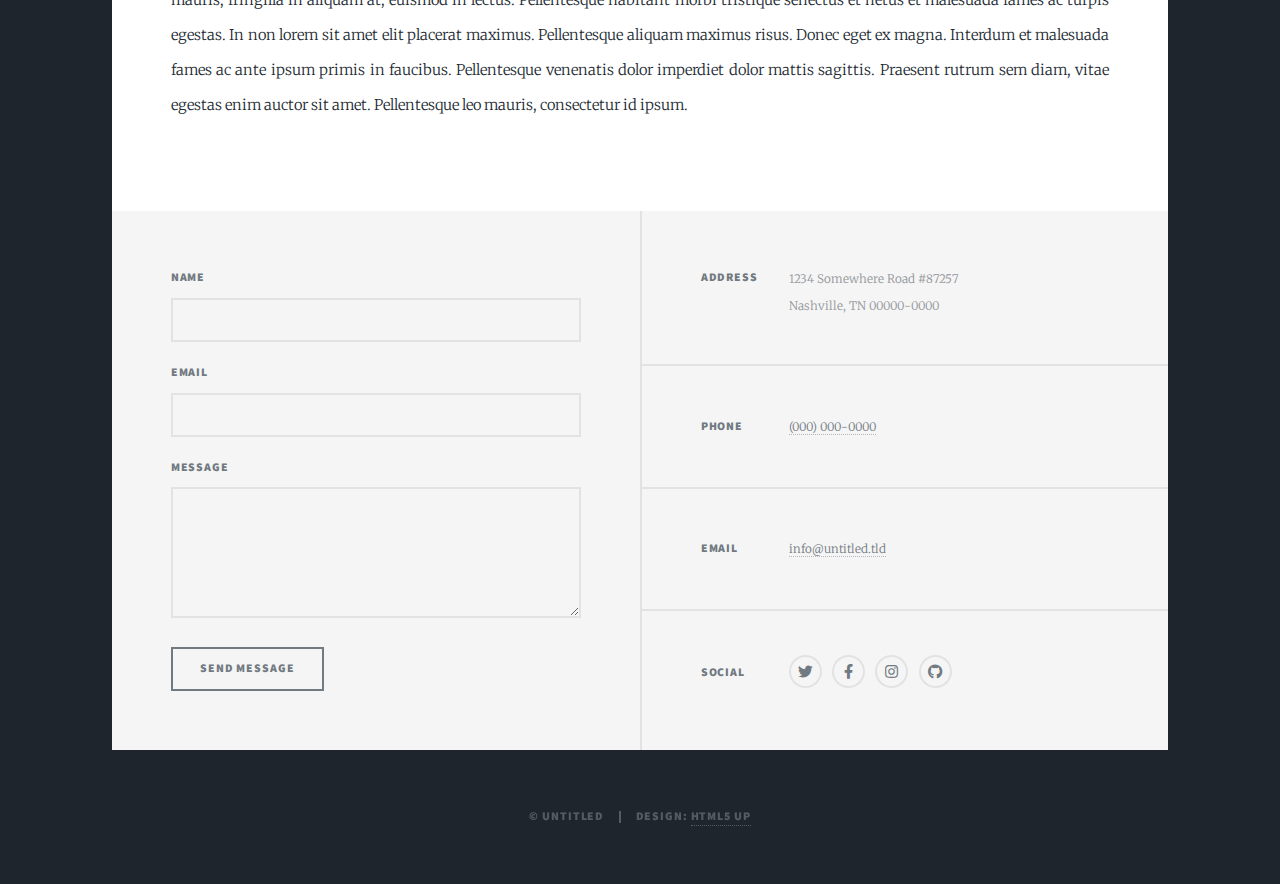
<file: generic.html>
<!DOCTYPE HTML>
<!--
	Massively by HTML5 UP
	html5up.net | @ajlkn
	Free for personal and commercial use under the CCA 3.0 license (html5up.net/license)
-->
<html>
	<head>
		<title>Generic Page - Massively by HTML5 UP</title>
		<meta charset="utf-8" />
		<meta name="viewport" content="width=device-width, initial-scale=1, user-scalable=no" />
		<link rel="stylesheet" href="assets/css/main.css" />
		<noscript><link rel="stylesheet" href="assets/css/noscript.css" /></noscript>
	</head>
	<body class="is-preload">

		<!-- Wrapper -->
			<div id="wrapper">

				<!-- Header -->
					<header id="header">
						<a href="index.html" class="logo">Massively</a>
					</header>

				<!-- Nav -->
					<nav id="nav">
						<ul class="links">
							<li><a href="index.html">This is Massively</a></li>
							<li class="active"><a href="generic.html">Generic Page</a></li>
							<li><a href="elements.html">Elements Reference</a></li>
						</ul>
						<ul class="icons">
							<li><a href="#" class="icon brands fa-twitter"><span class="label">Twitter</span></a></li>
							<li><a href="#" class="icon brands fa-facebook-f"><span class="label">Facebook</span></a></li>
							<li><a href="#" class="icon brands fa-instagram"><span class="label">Instagram</span></a></li>
							<li><a href="#" class="icon brands fa-github"><span class="label">GitHub</span></a></li>
						</ul>
					</nav>

				<!-- Main -->
					<div id="main">

						<!-- Post -->
							<section class="post">
								<header class="major">
									<span class="date">April 25, 2017</span>
									<h1>This is a<br />
									Generic Page</h1>
									<p>Aenean ornare velit lacus varius enim ullamcorper proin aliquam<br />
									facilisis ante sed etiam magna interdum congue. Lorem ipsum dolor<br />
									amet nullam sed etiam veroeros.</p>
								</header>
								<div class="image main"><img src="images/pic01.jpg" alt="" /></div>
								<p>Donec eget ex magna. Interdum et malesuada fames ac ante ipsum primis in faucibus. Pellentesque venenatis dolor imperdiet dolor mattis sagittis. Praesent rutrum sem diam, vitae egestas enim auctor sit amet. Pellentesque leo mauris, consectetur id ipsum sit amet, fergiat. Pellentesque in mi eu massa lacinia malesuada et a elit. Donec urna ex, lacinia in purus ac, pretium pulvinar mauris. Nunc lorem mauris, fringilla in aliquam at, euismod in lectus. Pellentesque habitant morbi tristique senectus et netus et malesuada fames ac turpis egestas. Curabitur sapien risus, commodo eget turpis at, elementum convallis enim turpis, lorem ipsum dolor sit amet nullam.</p>
								<p>Lorem ipsum dolor sit amet, consectetur adipiscing elit. Duis dapibus rutrum facilisis. Class aptent taciti sociosqu ad litora torquent per conubia nostra, per inceptos himenaeos. Etiam tristique libero eu nibh porttitor fermentum. Nullam venenatis erat id vehicula viverra. Nunc ultrices eros ut ultricies condimentum. Mauris risus lacus, blandit sit amet venenatis non, bibendum vitae dolor. Nunc lorem mauris, fringilla in aliquam at, euismod in lectus. Pellentesque habitant morbi tristique senectus et netus et malesuada fames ac turpis egestas. In non lorem sit amet elit placerat maximus. Pellentesque aliquam maximus risus. Donec eget ex magna. Interdum et malesuada fames ac ante ipsum primis in faucibus. Pellentesque venenatis dolor imperdiet dolor mattis sagittis. Praesent rutrum sem diam, vitae egestas enim auctor sit amet. Pellentesque leo mauris, consectetur id ipsum.</p>
							</section>

					</div>

				<!-- Footer -->
					<footer id="footer">
						<section>
							<form method="post" action="#">
								<div class="fields">
									<div class="field">
										<label for="name">Name</label>
										<input type="text" name="name" id="name" />
									</div>
									<div class="field">
										<label for="email">Email</label>
										<input type="text" name="email" id="email" />
									</div>
									<div class="field">
										<label for="message">Message</label>
										<textarea name="message" id="message" rows="3"></textarea>
									</div>
								</div>
								<ul class="actions">
									<li><input type="submit" value="Send Message" /></li>
								</ul>
							</form>
						</section>
						<section class="split contact">
							<section class="alt">
								<h3>Address</h3>
								<p>1234 Somewhere Road #87257<br />
								Nashville, TN 00000-0000</p>
							</section>
							<section>
								<h3>Phone</h3>
								<p><a href="#">(000) 000-0000</a></p>
							</section>
							<section>
								<h3>Email</h3>
								<p><a href="#">info@untitled.tld</a></p>
							</section>
							<section>
								<h3>Social</h3>
								<ul class="icons alt">
									<li><a href="#" class="icon brands alt fa-twitter"><span class="label">Twitter</span></a></li>
									<li><a href="#" class="icon brands alt fa-facebook-f"><span class="label">Facebook</span></a></li>
									<li><a href="#" class="icon brands alt fa-instagram"><span class="label">Instagram</span></a></li>
									<li><a href="#" class="icon brands alt fa-github"><span class="label">GitHub</span></a></li>
								</ul>
							</section>
						</section>
					</footer>

				<!-- Copyright -->
					<div id="copyright">
						<ul><li>&copy; Untitled</li><li>Design: <a href="https://html5up.net">HTML5 UP</a></li></ul>
					</div>

			</div>

		<!-- Scripts -->
			<script src="assets/js/jquery.min.js"></script>
			<script src="assets/js/jquery.scrollex.min.js"></script>
			<script src="assets/js/jquery.scrolly.min.js"></script>
			<script src="assets/js/browser.min.js"></script>
			<script src="assets/js/breakpoints.min.js"></script>
			<script src="assets/js/util.js"></script>
			<script src="assets/js/main.js"></script>

	</body>
</html>
</file>
<file: assets/css/main.css>
@import url(fontawesome-all.min.css);
@import url("https://fonts.googleapis.com/css?family=Merriweather:300,700,300italic,700italic|Source+Sans+Pro:900");

/*
	Massively by HTML5 UP
	html5up.net | @ajlkn
	Free for personal and commercial use under the CCA 3.0 license (html5up.net/license)
*/

html, body, div, span, applet, object,
iframe, h1, h2, h3, h4, h5, h6, p, blockquote,
pre, a, abbr, acronym, address, big, cite,
code, del, dfn, em, img, ins, kbd, q, s, samp,
small, strike, strong, sub, sup, tt, var, b,
u, i, center, dl, dt, dd, ol, ul, li, fieldset,
form, label, legend, table, caption, tbody,
tfoot, thead, tr, th, td, article, aside,
canvas, details, embed, figure, figcaption,
footer, header, hgroup, menu, nav, output, ruby,
section, summary, time, mark, audio, video {
	margin: 0;
	padding: 0;
	border: 0;
	font-size: 100%;
	font: inherit;
	vertical-align: baseline;}

article, aside, details, figcaption, figure,
footer, header, hgroup, menu, nav, section {
	display: block;}

body {
	line-height: 1;
}

ol, ul {
	list-style: none;
}

blockquote, q {
	quotes: none;
}

	blockquote:before, blockquote:after, q:before, q:after {
		content: '';
		content: none;
	}

table {
	border-collapse: collapse;
	border-spacing: 0;
}

body {
	-webkit-text-size-adjust: none;
}

mark {
	background-color: transparent;
	color: inherit;
}

input::-moz-focus-inner {
	border: 0;
	padding: 0;
}

input, select, textarea {
	-moz-appearance: none;
	-webkit-appearance: none;
	-ms-appearance: none;
	appearance: none;
}

/* Basic */

	@-ms-viewport {
		width: device-width;
	}

	body {
		-ms-overflow-style: scrollbar;
	}

	@media screen and (max-width: 480px) {

		html, body {
			min-width: 320px;
		}

	}

	html {
		box-sizing: border-box;
	}

	*, *:before, *:after {
		box-sizing: inherit;
	}

	body {
		background-color: #1e252d;
	}

		body.is-preload *, body.is-preload *:before, body.is-preload *:after {
			-moz-animation: none !important;
			-webkit-animation: none !important;
			-ms-animation: none !important;
			animation: none !important;
			-moz-transition: none !important;
			-webkit-transition: none !important;
			-ms-transition: none !important;
			transition: none !important;
		}

/* Type */

	html {
		font-size: 16pt;
	}

		@media screen and (max-width: 1680px) {

			html {
				font-size: 12pt;
			}

		}

		@media screen and (max-width: 1280px) {

			html {
				font-size: 11pt;
			}

		}

		@media screen and (max-width: 360px) {

			html {
				font-size: 10pt;
			}

		}

	body {
		color: #212931;
	}

	body, input, select, textarea {
		font-family: "Merriweather", Georgia, serif;
		font-weight: 300;
		font-size: 1rem;
		line-height: 2.375;
	}

	a {
		-moz-transition: color 0.2s ease-in-out, background-color 0.2s ease-in-out, border-color 0.2s ease-in-out, box-shadow 0.2s ease-in-out;
		-webkit-transition: color 0.2s ease-in-out, background-color 0.2s ease-in-out, border-color 0.2s ease-in-out, box-shadow 0.2s ease-in-out;
		-ms-transition: color 0.2s ease-in-out, background-color 0.2s ease-in-out, border-color 0.2s ease-in-out, box-shadow 0.2s ease-in-out;
		transition: color 0.2s ease-in-out, background-color 0.2s ease-in-out, border-color 0.2s ease-in-out, box-shadow 0.2s ease-in-out;
		border-bottom: dotted 1px;
		text-decoration: none;
	}

		a:hover {
			border-bottom-color: transparent;
		}

	strong, b {
		font-weight: 600;
	}

	em, i {
		font-style: italic;
	}

	p {
		text-align: justify;
		margin: 0 0 2rem 0;
	}

	h1, h2, h3, h4, h5, h6 {
		font-family: "Source Sans Pro", Helvetica, sans-serif;
		font-weight: 900;
		line-height: 1.5;
		letter-spacing: 0.075em;
		text-transform: uppercase;
		margin: 0 0 1rem 0;
	}

		h1 a, h2 a, h3 a, h4 a, h5 a, h6 a {
			border-bottom: 0;
			color: inherit;
			text-decoration: none;
		}

	h1 {
		font-size: 4rem;
		line-height: 1.1;
		margin: 0 0 2rem 0;
	}

	h2 {
		font-size: 1.75rem;
		line-height: 1.3;
		margin: 0 0 1.5rem 0;
	}

	h3 {
		font-size: 1.25rem;
		margin: 0 0 1.5rem 0;
	}

	h4 {
		font-size: 1rem;
	}

	h5 {
		font-size: 0.9rem;
	}

	h6 {
		font-size: 0.8rem;
	}

	sub {
		font-size: 0.8rem;
		position: relative;
		top: 0.5rem;
	}

	sup {
		font-size: 0.8rem;
		position: relative;
		top: -0.5rem;
	}

	blockquote {
		border-left: solid 4px;
		font-style: italic;
		margin: 0 0 2rem 0;
		padding: 0.5rem 0 0.5rem 2rem;
	}

	code {
		border: solid 2px;
		font-family: "Courier New", monospace;
		font-size: 0.9rem;
		margin: 0 0.25rem;
		padding: 0.25rem 0.65rem;
	}

	pre {
		-webkit-overflow-scrolling: touch;
		font-family: "Courier New", monospace;
		font-size: 0.9rem;
		margin: 0 0 2rem 0;
	}

		pre code {
			display: block;
			line-height: 1.75;
			padding: 1rem 1.5rem;
			overflow-x: auto;
		}

	hr {
		border: 0;
		border-bottom: solid 2px;
		margin: 3rem 0;
	}

		hr.major {
			margin: 5rem 0;
		}

	.align-left {
		text-align: left;
	}

	.align-center {
		text-align: center;
	}

	.align-right {
		text-align: right;
	}

	input, select, textarea {
		color: #212931;
	}

	a {
		color: #212931;
		border-bottom-color: rgba(33, 41, 49, 0.5);
	}

		a:hover {
			border-bottom-color: transparent;
			color: #18bfef !important;
		}

	strong, b {
		color: #212931;
	}

	h1, h2, h3, h4, h5, h6 {
		color: #212931;
	}

	blockquote {
		border-left-color: #eeeeee;
	}

	code {
		background: rgba(220, 220, 220, 0.25);
		border-color: #eeeeee;
	}

	hr {
		border-bottom-color: #eeeeee;
	}

/* Row */

	.row {
		display: flex;
		flex-wrap: wrap;
		box-sizing: border-box;
		align-items: stretch;
	}

		.row > * {
			box-sizing: border-box;
		}

		.row.gtr-uniform > * > :last-child {
			margin-bottom: 0;
		}

		.row.aln-left {
			justify-content: flex-start;
		}

		.row.aln-center {
			justify-content: center;
		}

		.row.aln-right {
			justify-content: flex-end;
		}

		.row.aln-top {
			align-items: flex-start;
		}

		.row.aln-middle {
			align-items: center;
		}

		.row.aln-bottom {
			align-items: flex-end;
		}

		.row > .imp {
			order: -1;
		}

		.row > .col-1 {
			width: 8.33333%;
		}

		.row > .off-1 {
			margin-left: 8.33333%;
		}

		.row > .col-2 {
			width: 16.66667%;
		}

		.row > .off-2 {
			margin-left: 16.66667%;
		}

		.row > .col-3 {
			width: 25%;
		}

		.row > .off-3 {
			margin-left: 25%;
		}

		.row > .col-4 {
			width: 33.33333%;
		}

		.row > .off-4 {
			margin-left: 33.33333%;
		}

		.row > .col-5 {
			width: 41.66667%;
		}

		.row > .off-5 {
			margin-left: 41.66667%;
		}

		.row > .col-6 {
			width: 50%;
		}

		.row > .off-6 {
			margin-left: 50%;
		}

		.row > .col-7 {
			width: 58.33333%;
		}

		.row > .off-7 {
			margin-left: 58.33333%;
		}

		.row > .col-8 {
			width: 66.66667%;
		}

		.row > .off-8 {
			margin-left: 66.66667%;
		}

		.row > .col-9 {
			width: 75%;
		}

		.row > .off-9 {
			margin-left: 75%;
		}

		.row > .col-10 {
			width: 83.33333%;
		}

		.row > .off-10 {
			margin-left: 83.33333%;
		}

		.row > .col-11 {
			width: 91.66667%;
		}

		.row > .off-11 {
			margin-left: 91.66667%;
		}

		.row > .col-12 {
			width: 100%;
		}

		.row > .off-12 {
			margin-left: 100%;
		}

		.row.gtr-0 {
			margin-top: 0;
			margin-left: 0rem;
		}

			.row.gtr-0 > * {
				padding: 0 0 0 0rem;
			}

			.row.gtr-0.gtr-uniform {
				margin-top: 0rem;
			}

				.row.gtr-0.gtr-uniform > * {
					padding-top: 0rem;
				}

		.row.gtr-25 {
			margin-top: 0;
			margin-left: -0.375rem;
		}

			.row.gtr-25 > * {
				padding: 0 0 0 0.375rem;
			}

			.row.gtr-25.gtr-uniform {
				margin-top: -0.375rem;
			}

				.row.gtr-25.gtr-uniform > * {
					padding-top: 0.375rem;
				}

		.row.gtr-50 {
			margin-top: 0;
			margin-left: -0.75rem;
		}

			.row.gtr-50 > * {
				padding: 0 0 0 0.75rem;
			}

			.row.gtr-50.gtr-uniform {
				margin-top: -0.75rem;
			}

				.row.gtr-50.gtr-uniform > * {
					padding-top: 0.75rem;
				}

		.row {
			margin-top: 0;
			margin-left: -1.5rem;
		}

			.row > * {
				padding: 0 0 0 1.5rem;
			}

			.row.gtr-uniform {
				margin-top: -1.5rem;
			}

				.row.gtr-uniform > * {
					padding-top: 1.5rem;
				}

		.row.gtr-150 {
			margin-top: 0;
			margin-left: -2.25rem;
		}

			.row.gtr-150 > * {
				padding: 0 0 0 2.25rem;
			}

			.row.gtr-150.gtr-uniform {
				margin-top: -2.25rem;
			}

				.row.gtr-150.gtr-uniform > * {
					padding-top: 2.25rem;
				}

		.row.gtr-200 {
			margin-top: 0;
			margin-left: -3rem;
		}

			.row.gtr-200 > * {
				padding: 0 0 0 3rem;
			}

			.row.gtr-200.gtr-uniform {
				margin-top: -3rem;
			}

				.row.gtr-200.gtr-uniform > * {
					padding-top: 3rem;
				}

		@media screen and (max-width: 1680px) {

			.row {
				display: flex;
				flex-wrap: wrap;
				box-sizing: border-box;
				align-items: stretch;
			}

				.row > * {
					box-sizing: border-box;
				}

				.row.gtr-uniform > * > :last-child {
					margin-bottom: 0;
				}

				.row.aln-left {
					justify-content: flex-start;
				}

				.row.aln-center {
					justify-content: center;
				}

				.row.aln-right {
					justify-content: flex-end;
				}

				.row.aln-top {
					align-items: flex-start;
				}

				.row.aln-middle {
					align-items: center;
				}

				.row.aln-bottom {
					align-items: flex-end;
				}

				.row > .imp-xlarge {
					order: -1;
				}

				.row > .col-1-xlarge {
					width: 8.33333%;
				}

				.row > .off-1-xlarge {
					margin-left: 8.33333%;
				}

				.row > .col-2-xlarge {
					width: 16.66667%;
				}

				.row > .off-2-xlarge {
					margin-left: 16.66667%;
				}

				.row > .col-3-xlarge {
					width: 25%;
				}

				.row > .off-3-xlarge {
					margin-left: 25%;
				}

				.row > .col-4-xlarge {
					width: 33.33333%;
				}

				.row > .off-4-xlarge {
					margin-left: 33.33333%;
				}

				.row > .col-5-xlarge {
					width: 41.66667%;
				}

				.row > .off-5-xlarge {
					margin-left: 41.66667%;
				}

				.row > .col-6-xlarge {
					width: 50%;
				}

				.row > .off-6-xlarge {
					margin-left: 50%;
				}

				.row > .col-7-xlarge {
					width: 58.33333%;
				}

				.row > .off-7-xlarge {
					margin-left: 58.33333%;
				}

				.row > .col-8-xlarge {
					width: 66.66667%;
				}

				.row > .off-8-xlarge {
					margin-left: 66.66667%;
				}

				.row > .col-9-xlarge {
					width: 75%;
				}

				.row > .off-9-xlarge {
					margin-left: 75%;
				}

				.row > .col-10-xlarge {
					width: 83.33333%;
				}

				.row > .off-10-xlarge {
					margin-left: 83.33333%;
				}

				.row > .col-11-xlarge {
					width: 91.66667%;
				}

				.row > .off-11-xlarge {
					margin-left: 91.66667%;
				}

				.row > .col-12-xlarge {
					width: 100%;
				}

				.row > .off-12-xlarge {
					margin-left: 100%;
				}

				.row.gtr-0 {
					margin-top: 0;
					margin-left: 0rem;
				}

					.row.gtr-0 > * {
						padding: 0 0 0 0rem;
					}

					.row.gtr-0.gtr-uniform {
						margin-top: 0rem;
					}

						.row.gtr-0.gtr-uniform > * {
							padding-top: 0rem;
						}

				.row.gtr-25 {
					margin-top: 0;
					margin-left: -0.375rem;
				}

					.row.gtr-25 > * {
						padding: 0 0 0 0.375rem;
					}

					.row.gtr-25.gtr-uniform {
						margin-top: -0.375rem;
					}

						.row.gtr-25.gtr-uniform > * {
							padding-top: 0.375rem;
						}

				.row.gtr-50 {
					margin-top: 0;
					margin-left: -0.75rem;
				}

					.row.gtr-50 > * {
						padding: 0 0 0 0.75rem;
					}

					.row.gtr-50.gtr-uniform {
						margin-top: -0.75rem;
					}

						.row.gtr-50.gtr-uniform > * {
							padding-top: 0.75rem;
						}

				.row {
					margin-top: 0;
					margin-left: -1.5rem;
				}

					.row > * {
						padding: 0 0 0 1.5rem;
					}

					.row.gtr-uniform {
						margin-top: -1.5rem;
					}

						.row.gtr-uniform > * {
							padding-top: 1.5rem;
						}

				.row.gtr-150 {
					margin-top: 0;
					margin-left: -2.25rem;
				}

					.row.gtr-150 > * {
						padding: 0 0 0 2.25rem;
					}

					.row.gtr-150.gtr-uniform {
						margin-top: -2.25rem;
					}

						.row.gtr-150.gtr-uniform > * {
							padding-top: 2.25rem;
						}

				.row.gtr-200 {
					margin-top: 0;
					margin-left: -3rem;
				}

					.row.gtr-200 > * {
						padding: 0 0 0 3rem;
					}

					.row.gtr-200.gtr-uniform {
						margin-top: -3rem;
					}

						.row.gtr-200.gtr-uniform > * {
							padding-top: 3rem;
						}

		}

		@media screen and (max-width: 1280px) {

			.row {
				display: flex;
				flex-wrap: wrap;
				box-sizing: border-box;
				align-items: stretch;
			}

				.row > * {
					box-sizing: border-box;
				}

				.row.gtr-uniform > * > :last-child {
					margin-bottom: 0;
				}

				.row.aln-left {
					justify-content: flex-start;
				}

				.row.aln-center {
					justify-content: center;
				}

				.row.aln-right {
					justify-content: flex-end;
				}

				.row.aln-top {
					align-items: flex-start;
				}

				.row.aln-middle {
					align-items: center;
				}

				.row.aln-bottom {
					align-items: flex-end;
				}

				.row > .imp-large {
					order: -1;
				}

				.row > .col-1-large {
					width: 8.33333%;
				}

				.row > .off-1-large {
					margin-left: 8.33333%;
				}

				.row > .col-2-large {
					width: 16.66667%;
				}

				.row > .off-2-large {
					margin-left: 16.66667%;
				}

				.row > .col-3-large {
					width: 25%;
				}

				.row > .off-3-large {
					margin-left: 25%;
				}

				.row > .col-4-large {
					width: 33.33333%;
				}

				.row > .off-4-large {
					margin-left: 33.33333%;
				}

				.row > .col-5-large {
					width: 41.66667%;
				}

				.row > .off-5-large {
					margin-left: 41.66667%;
				}

				.row > .col-6-large {
					width: 50%;
				}

				.row > .off-6-large {
					margin-left: 50%;
				}

				.row > .col-7-large {
					width: 58.33333%;
				}

				.row > .off-7-large {
					margin-left: 58.33333%;
				}

				.row > .col-8-large {
					width: 66.66667%;
				}

				.row > .off-8-large {
					margin-left: 66.66667%;
				}

				.row > .col-9-large {
					width: 75%;
				}

				.row > .off-9-large {
					margin-left: 75%;
				}

				.row > .col-10-large {
					width: 83.33333%;
				}

				.row > .off-10-large {
					margin-left: 83.33333%;
				}

				.row > .col-11-large {
					width: 91.66667%;
				}

				.row > .off-11-large {
					margin-left: 91.66667%;
				}

				.row > .col-12-large {
					width: 100%;
				}

				.row > .off-12-large {
					margin-left: 100%;
				}

				.row.gtr-0 {
					margin-top: 0;
					margin-left: 0rem;
				}

					.row.gtr-0 > * {
						padding: 0 0 0 0rem;
					}

					.row.gtr-0.gtr-uniform {
						margin-top: 0rem;
					}

						.row.gtr-0.gtr-uniform > * {
							padding-top: 0rem;
						}

				.row.gtr-25 {
					margin-top: 0;
					margin-left: -0.375rem;
				}

					.row.gtr-25 > * {
						padding: 0 0 0 0.375rem;
					}

					.row.gtr-25.gtr-uniform {
						margin-top: -0.375rem;
					}

						.row.gtr-25.gtr-uniform > * {
							padding-top: 0.375rem;
						}

				.row.gtr-50 {
					margin-top: 0;
					margin-left: -0.75rem;
				}

					.row.gtr-50 > * {
						padding: 0 0 0 0.75rem;
					}

					.row.gtr-50.gtr-uniform {
						margin-top: -0.75rem;
					}

						.row.gtr-50.gtr-uniform > * {
							padding-top: 0.75rem;
						}

				.row {
					margin-top: 0;
					margin-left: -1.5rem;
				}

					.row > * {
						padding: 0 0 0 1.5rem;
					}

					.row.gtr-uniform {
						margin-top: -1.5rem;
					}

						.row.gtr-uniform > * {
							padding-top: 1.5rem;
						}

				.row.gtr-150 {
					margin-top: 0;
					margin-left: -2.25rem;
				}

					.row.gtr-150 > * {
						padding: 0 0 0 2.25rem;
					}

					.row.gtr-150.gtr-uniform {
						margin-top: -2.25rem;
					}

						.row.gtr-150.gtr-uniform > * {
							padding-top: 2.25rem;
						}

				.row.gtr-200 {
					margin-top: 0;
					margin-left: -3rem;
				}

					.row.gtr-200 > * {
						padding: 0 0 0 3rem;
					}

					.row.gtr-200.gtr-uniform {
						margin-top: -3rem;
					}

						.row.gtr-200.gtr-uniform > * {
							padding-top: 3rem;
						}

		}

		@media screen and (max-width: 980px) {

			.row {
				display: flex;
				flex-wrap: wrap;
				box-sizing: border-box;
				align-items: stretch;
			}

				.row > * {
					box-sizing: border-box;
				}

				.row.gtr-uniform > * > :last-child {
					margin-bottom: 0;
				}

				.row.aln-left {
					justify-content: flex-start;
				}

				.row.aln-center {
					justify-content: center;
				}

				.row.aln-right {
					justify-content: flex-end;
				}

				.row.aln-top {
					align-items: flex-start;
				}

				.row.aln-middle {
					align-items: center;
				}

				.row.aln-bottom {
					align-items: flex-end;
				}

				.row > .imp-medium {
					order: -1;
				}

				.row > .col-1-medium {
					width: 8.33333%;
				}

				.row > .off-1-medium {
					margin-left: 8.33333%;
				}

				.row > .col-2-medium {
					width: 16.66667%;
				}

				.row > .off-2-medium {
					margin-left: 16.66667%;
				}

				.row > .col-3-medium {
					width: 25%;
				}

				.row > .off-3-medium {
					margin-left: 25%;
				}

				.row > .col-4-medium {
					width: 33.33333%;
				}

				.row > .off-4-medium {
					margin-left: 33.33333%;
				}

				.row > .col-5-medium {
					width: 41.66667%;
				}

				.row > .off-5-medium {
					margin-left: 41.66667%;
				}

				.row > .col-6-medium {
					width: 50%;
				}

				.row > .off-6-medium {
					margin-left: 50%;
				}

				.row > .col-7-medium {
					width: 58.33333%;
				}

				.row > .off-7-medium {
					margin-left: 58.33333%;
				}

				.row > .col-8-medium {
					width: 66.66667%;
				}

				.row > .off-8-medium {
					margin-left: 66.66667%;
				}

				.row > .col-9-medium {
					width: 75%;
				}

				.row > .off-9-medium {
					margin-left: 75%;
				}

				.row > .col-10-medium {
					width: 83.33333%;
				}

				.row > .off-10-medium {
					margin-left: 83.33333%;
				}

				.row > .col-11-medium {
					width: 91.66667%;
				}

				.row > .off-11-medium {
					margin-left: 91.66667%;
				}

				.row > .col-12-medium {
					width: 100%;
				}

				.row > .off-12-medium {
					margin-left: 100%;
				}

				.row.gtr-0 {
					margin-top: 0;
					margin-left: 0rem;
				}

					.row.gtr-0 > * {
						padding: 0 0 0 0rem;
					}

					.row.gtr-0.gtr-uniform {
						margin-top: 0rem;
					}

						.row.gtr-0.gtr-uniform > * {
							padding-top: 0rem;
						}

				.row.gtr-25 {
					margin-top: 0;
					margin-left: -0.375rem;
				}

					.row.gtr-25 > * {
						padding: 0 0 0 0.375rem;
					}

					.row.gtr-25.gtr-uniform {
						margin-top: -0.375rem;
					}

						.row.gtr-25.gtr-uniform > * {
							padding-top: 0.375rem;
						}

				.row.gtr-50 {
					margin-top: 0;
					margin-left: -0.75rem;
				}

					.row.gtr-50 > * {
						padding: 0 0 0 0.75rem;
					}

					.row.gtr-50.gtr-uniform {
						margin-top: -0.75rem;
					}

						.row.gtr-50.gtr-uniform > * {
							padding-top: 0.75rem;
						}

				.row {
					margin-top: 0;
					margin-left: -1.5rem;
				}

					.row > * {
						padding: 0 0 0 1.5rem;
					}

					.row.gtr-uniform {
						margin-top: -1.5rem;
					}

						.row.gtr-uniform > * {
							padding-top: 1.5rem;
						}

				.row.gtr-150 {
					margin-top: 0;
					margin-left: -2.25rem;
				}

					.row.gtr-150 > * {
						padding: 0 0 0 2.25rem;
					}

					.row.gtr-150.gtr-uniform {
						margin-top: -2.25rem;
					}

						.row.gtr-150.gtr-uniform > * {
							padding-top: 2.25rem;
						}

				.row.gtr-200 {
					margin-top: 0;
					margin-left: -3rem;
				}

					.row.gtr-200 > * {
						padding: 0 0 0 3rem;
					}

					.row.gtr-200.gtr-uniform {
						margin-top: -3rem;
					}

						.row.gtr-200.gtr-uniform > * {
							padding-top: 3rem;
						}

		}

		@media screen and (max-width: 736px) {

			.row {
				display: flex;
				flex-wrap: wrap;
				box-sizing: border-box;
				align-items: stretch;
			}

				.row > * {
					box-sizing: border-box;
				}

				.row.gtr-uniform > * > :last-child {
					margin-bottom: 0;
				}

				.row.aln-left {
					justify-content: flex-start;
				}

				.row.aln-center {
					justify-content: center;
				}

				.row.aln-right {
					justify-content: flex-end;
				}

				.row.aln-top {
					align-items: flex-start;
				}

				.row.aln-middle {
					align-items: center;
				}

				.row.aln-bottom {
					align-items: flex-end;
				}

				.row > .imp-small {
					order: -1;
				}

				.row > .col-1-small {
					width: 8.33333%;
				}

				.row > .off-1-small {
					margin-left: 8.33333%;
				}

				.row > .col-2-small {
					width: 16.66667%;
				}

				.row > .off-2-small {
					margin-left: 16.66667%;
				}

				.row > .col-3-small {
					width: 25%;
				}

				.row > .off-3-small {
					margin-left: 25%;
				}

				.row > .col-4-small {
					width: 33.33333%;
				}

				.row > .off-4-small {
					margin-left: 33.33333%;
				}

				.row > .col-5-small {
					width: 41.66667%;
				}

				.row > .off-5-small {
					margin-left: 41.66667%;
				}

				.row > .col-6-small {
					width: 50%;
				}

				.row > .off-6-small {
					margin-left: 50%;
				}

				.row > .col-7-small {
					width: 58.33333%;
				}

				.row > .off-7-small {
					margin-left: 58.33333%;
				}

				.row > .col-8-small {
					width: 66.66667%;
				}

				.row > .off-8-small {
					margin-left: 66.66667%;
				}

				.row > .col-9-small {
					width: 75%;
				}

				.row > .off-9-small {
					margin-left: 75%;
				}

				.row > .col-10-small {
					width: 83.33333%;
				}

				.row > .off-10-small {
					margin-left: 83.33333%;
				}

				.row > .col-11-small {
					width: 91.66667%;
				}

				.row > .off-11-small {
					margin-left: 91.66667%;
				}

				.row > .col-12-small {
					width: 100%;
				}

				.row > .off-12-small {
					margin-left: 100%;
				}

				.row.gtr-0 {
					margin-top: 0;
					margin-left: 0rem;
				}

					.row.gtr-0 > * {
						padding: 0 0 0 0rem;
					}

					.row.gtr-0.gtr-uniform {
						margin-top: 0rem;
					}

						.row.gtr-0.gtr-uniform > * {
							padding-top: 0rem;
						}

				.row.gtr-25 {
					margin-top: 0;
					margin-left: -0.375rem;
				}

					.row.gtr-25 > * {
						padding: 0 0 0 0.375rem;
					}

					.row.gtr-25.gtr-uniform {
						margin-top: -0.375rem;
					}

						.row.gtr-25.gtr-uniform > * {
							padding-top: 0.375rem;
						}

				.row.gtr-50 {
					margin-top: 0;
					margin-left: -0.75rem;
				}

					.row.gtr-50 > * {
						padding: 0 0 0 0.75rem;
					}

					.row.gtr-50.gtr-uniform {
						margin-top: -0.75rem;
					}

						.row.gtr-50.gtr-uniform > * {
							padding-top: 0.75rem;
						}

				.row {
					margin-top: 0;
					margin-left: -1.5rem;
				}

					.row > * {
						padding: 0 0 0 1.5rem;
					}

					.row.gtr-uniform {
						margin-top: -1.5rem;
					}

						.row.gtr-uniform > * {
							padding-top: 1.5rem;
						}

				.row.gtr-150 {
					margin-top: 0;
					margin-left: -2.25rem;
				}

					.row.gtr-150 > * {
						padding: 0 0 0 2.25rem;
					}

					.row.gtr-150.gtr-uniform {
						margin-top: -2.25rem;
					}

						.row.gtr-150.gtr-uniform > * {
							padding-top: 2.25rem;
						}

				.row.gtr-200 {
					margin-top: 0;
					margin-left: -3rem;
				}

					.row.gtr-200 > * {
						padding: 0 0 0 3rem;
					}

					.row.gtr-200.gtr-uniform {
						margin-top: -3rem;
					}

						.row.gtr-200.gtr-uniform > * {
							padding-top: 3rem;
						}

		}

		@media screen and (max-width: 480px) {

			.row {
				display: flex;
				flex-wrap: wrap;
				box-sizing: border-box;
				align-items: stretch;
			}

				.row > * {
					box-sizing: border-box;
				}

				.row.gtr-uniform > * > :last-child {
					margin-bottom: 0;
				}

				.row.aln-left {
					justify-content: flex-start;
				}

				.row.aln-center {
					justify-content: center;
				}

				.row.aln-right {
					justify-content: flex-end;
				}

				.row.aln-top {
					align-items: flex-start;
				}

				.row.aln-middle {
					align-items: center;
				}

				.row.aln-bottom {
					align-items: flex-end;
				}

				.row > .imp-xsmall {
					order: -1;
				}

				.row > .col-1-xsmall {
					width: 8.33333%;
				}

				.row > .off-1-xsmall {
					margin-left: 8.33333%;
				}

				.row > .col-2-xsmall {
					width: 16.66667%;
				}

				.row > .off-2-xsmall {
					margin-left: 16.66667%;
				}

				.row > .col-3-xsmall {
					width: 25%;
				}

				.row > .off-3-xsmall {
					margin-left: 25%;
				}

				.row > .col-4-xsmall {
					width: 33.33333%;
				}

				.row > .off-4-xsmall {
					margin-left: 33.33333%;
				}

				.row > .col-5-xsmall {
					width: 41.66667%;
				}

				.row > .off-5-xsmall {
					margin-left: 41.66667%;
				}

				.row > .col-6-xsmall {
					width: 50%;
				}

				.row > .off-6-xsmall {
					margin-left: 50%;
				}

				.row > .col-7-xsmall {
					width: 58.33333%;
				}

				.row > .off-7-xsmall {
					margin-left: 58.33333%;
				}

				.row > .col-8-xsmall {
					width: 66.66667%;
				}

				.row > .off-8-xsmall {
					margin-left: 66.66667%;
				}

				.row > .col-9-xsmall {
					width: 75%;
				}

				.row > .off-9-xsmall {
					margin-left: 75%;
				}

				.row > .col-10-xsmall {
					width: 83.33333%;
				}

				.row > .off-10-xsmall {
					margin-left: 83.33333%;
				}

				.row > .col-11-xsmall {
					width: 91.66667%;
				}

				.row > .off-11-xsmall {
					margin-left: 91.66667%;
				}

				.row > .col-12-xsmall {
					width: 100%;
				}

				.row > .off-12-xsmall {
					margin-left: 100%;
				}

				.row.gtr-0 {
					margin-top: 0;
					margin-left: 0rem;
				}

					.row.gtr-0 > * {
						padding: 0 0 0 0rem;
					}

					.row.gtr-0.gtr-uniform {
						margin-top: 0rem;
					}

						.row.gtr-0.gtr-uniform > * {
							padding-top: 0rem;
						}

				.row.gtr-25 {
					margin-top: 0;
					margin-left: -0.375rem;
				}

					.row.gtr-25 > * {
						padding: 0 0 0 0.375rem;
					}

					.row.gtr-25.gtr-uniform {
						margin-top: -0.375rem;
					}

						.row.gtr-25.gtr-uniform > * {
							padding-top: 0.375rem;
						}

				.row.gtr-50 {
					margin-top: 0;
					margin-left: -0.75rem;
				}

					.row.gtr-50 > * {
						padding: 0 0 0 0.75rem;
					}

					.row.gtr-50.gtr-uniform {
						margin-top: -0.75rem;
					}

						.row.gtr-50.gtr-uniform > * {
							padding-top: 0.75rem;
						}

				.row {
					margin-top: 0;
					margin-left: -1.5rem;
				}

					.row > * {
						padding: 0 0 0 1.5rem;
					}

					.row.gtr-uniform {
						margin-top: -1.5rem;
					}

						.row.gtr-uniform > * {
							padding-top: 1.5rem;
						}

				.row.gtr-150 {
					margin-top: 0;
					margin-left: -2.25rem;
				}

					.row.gtr-150 > * {
						padding: 0 0 0 2.25rem;
					}

					.row.gtr-150.gtr-uniform {
						margin-top: -2.25rem;
					}

						.row.gtr-150.gtr-uniform > * {
							padding-top: 2.25rem;
						}

				.row.gtr-200 {
					margin-top: 0;
					margin-left: -3rem;
				}

					.row.gtr-200 > * {
						padding: 0 0 0 3rem;
					}

					.row.gtr-200.gtr-uniform {
						margin-top: -3rem;
					}

						.row.gtr-200.gtr-uniform > * {
							padding-top: 3rem;
						}

		}

		@media screen and (max-width: 360px) {

			.row {
				display: flex;
				flex-wrap: wrap;
				box-sizing: border-box;
				align-items: stretch;
			}

				.row > * {
					box-sizing: border-box;
				}

				.row.gtr-uniform > * > :last-child {
					margin-bottom: 0;
				}

				.row.aln-left {
					justify-content: flex-start;
				}

				.row.aln-center {
					justify-content: center;
				}

				.row.aln-right {
					justify-content: flex-end;
				}

				.row.aln-top {
					align-items: flex-start;
				}

				.row.aln-middle {
					align-items: center;
				}

				.row.aln-bottom {
					align-items: flex-end;
				}

				.row > .imp-xxsmall {
					order: -1;
				}

				.row > .col-1-xxsmall {
					width: 8.33333%;
				}

				.row > .off-1-xxsmall {
					margin-left: 8.33333%;
				}

				.row > .col-2-xxsmall {
					width: 16.66667%;
				}

				.row > .off-2-xxsmall {
					margin-left: 16.66667%;
				}

				.row > .col-3-xxsmall {
					width: 25%;
				}

				.row > .off-3-xxsmall {
					margin-left: 25%;
				}

				.row > .col-4-xxsmall {
					width: 33.33333%;
				}

				.row > .off-4-xxsmall {
					margin-left: 33.33333%;
				}

				.row > .col-5-xxsmall {
					width: 41.66667%;
				}

				.row > .off-5-xxsmall {
					margin-left: 41.66667%;
				}

				.row > .col-6-xxsmall {
					width: 50%;
				}

				.row > .off-6-xxsmall {
					margin-left: 50%;
				}

				.row > .col-7-xxsmall {
					width: 58.33333%;
				}

				.row > .off-7-xxsmall {
					margin-left: 58.33333%;
				}

				.row > .col-8-xxsmall {
					width: 66.66667%;
				}

				.row > .off-8-xxsmall {
					margin-left: 66.66667%;
				}

				.row > .col-9-xxsmall {
					width: 75%;
				}

				.row > .off-9-xxsmall {
					margin-left: 75%;
				}

				.row > .col-10-xxsmall {
					width: 83.33333%;
				}

				.row > .off-10-xxsmall {
					margin-left: 83.33333%;
				}

				.row > .col-11-xxsmall {
					width: 91.66667%;
				}

				.row > .off-11-xxsmall {
					margin-left: 91.66667%;
				}

				.row > .col-12-xxsmall {
					width: 100%;
				}

				.row > .off-12-xxsmall {
					margin-left: 100%;
				}

				.row.gtr-0 {
					margin-top: 0;
					margin-left: 0rem;
				}

					.row.gtr-0 > * {
						padding: 0 0 0 0rem;
					}

					.row.gtr-0.gtr-uniform {
						margin-top: 0rem;
					}

						.row.gtr-0.gtr-uniform > * {
							padding-top: 0rem;
						}

				.row.gtr-25 {
					margin-top: 0;
					margin-left: -0.375rem;
				}

					.row.gtr-25 > * {
						padding: 0 0 0 0.375rem;
					}

					.row.gtr-25.gtr-uniform {
						margin-top: -0.375rem;
					}

						.row.gtr-25.gtr-uniform > * {
							padding-top: 0.375rem;
						}

				.row.gtr-50 {
					margin-top: 0;
					margin-left: -0.75rem;
				}

					.row.gtr-50 > * {
						padding: 0 0 0 0.75rem;
					}

					.row.gtr-50.gtr-uniform {
						margin-top: -0.75rem;
					}

						.row.gtr-50.gtr-uniform > * {
							padding-top: 0.75rem;
						}

				.row {
					margin-top: 0;
					margin-left: -1.5rem;
				}

					.row > * {
						padding: 0 0 0 1.5rem;
					}

					.row.gtr-uniform {
						margin-top: -1.5rem;
					}

						.row.gtr-uniform > * {
							padding-top: 1.5rem;
						}

				.row.gtr-150 {
					margin-top: 0;
					margin-left: -2.25rem;
				}

					.row.gtr-150 > * {
						padding: 0 0 0 2.25rem;
					}

					.row.gtr-150.gtr-uniform {
						margin-top: -2.25rem;
					}

						.row.gtr-150.gtr-uniform > * {
							padding-top: 2.25rem;
						}

				.row.gtr-200 {
					margin-top: 0;
					margin-left: -3rem;
				}

					.row.gtr-200 > * {
						padding: 0 0 0 3rem;
					}

					.row.gtr-200.gtr-uniform {
						margin-top: -3rem;
					}

						.row.gtr-200.gtr-uniform > * {
							padding-top: 3rem;
						}

		}

/* Box */

	.box {
		border: solid 2px;
		margin-bottom: 2rem;
		padding: 1.5rem;
	}

		.box > :last-child,
		.box > :last-child > :last-child,
		.box > :last-child > :last-child > :last-child {
			margin-bottom: 0;
		}

		.box.alt {
			border: 0;
			border-radius: 0;
			padding: 0;
		}

	.box {
		border-color: #eeeeee;
	}

/* Button */

	input[type="submit"],
	input[type="reset"],
	input[type="button"],
	button,
	.button {
		-moz-appearance: none;
		-webkit-appearance: none;
		-ms-appearance: none;
		appearance: none;
		-moz-transition: background-color 0.2s ease-in-out, box-shadow 0.2s ease-in-out, color 0.2s ease-in-out;
		-webkit-transition: background-color 0.2s ease-in-out, box-shadow 0.2s ease-in-out, color 0.2s ease-in-out;
		-ms-transition: background-color 0.2s ease-in-out, box-shadow 0.2s ease-in-out, color 0.2s ease-in-out;
		transition: background-color 0.2s ease-in-out, box-shadow 0.2s ease-in-out, color 0.2s ease-in-out;
		border: 0;
		border-radius: 0;
		cursor: pointer;
		display: inline-block;
		font-family: "Source Sans Pro", Helvetica, sans-serif;
		font-size: 0.8rem;
		font-weight: 900;
		letter-spacing: 0.075em;
		height: 3rem;
		line-height: 3rem;
		padding: 0 2rem;
		text-align: center;
		text-decoration: none;
		text-transform: uppercase;
		white-space: nowrap;
	}

		input[type="submit"].icon:before,
		input[type="reset"].icon:before,
		input[type="button"].icon:before,
		button.icon:before,
		.button.icon:before {
			margin-right: 0.5rem;
		}

		input[type="submit"].icon.solo,
		input[type="reset"].icon.solo,
		input[type="button"].icon.solo,
		button.icon.solo,
		.button.icon.solo {
			position: relative;
			width: 4rem;
			height: 4rem;
			line-height: 4rem;
			border-radius: 4rem;
			text-indent: 4rem;
			overflow: hidden;
			padding: 0;
			white-space: nowrap;
		}

			input[type="submit"].icon.solo:before,
			input[type="reset"].icon.solo:before,
			input[type="button"].icon.solo:before,
			button.icon.solo:before,
			.button.icon.solo:before {
				position: absolute;
				display: block;
				top: 0;
				left: 0;
				width: inherit;
				height: inherit;
				line-height: inherit;
				font-size: 1.25rem;
				margin-right: 0;
				text-align: center;
				text-indent: 0;
			}

		input[type="submit"].fit,
		input[type="reset"].fit,
		input[type="button"].fit,
		button.fit,
		.button.fit {
			width: 100%;
		}

		input[type="submit"].small,
		input[type="reset"].small,
		input[type="button"].small,
		button.small,
		.button.small {
			font-size: 0.7rem;
			height: 2.5rem;
			line-height: 2.5rem;
			padding: 0 1.5rem;
		}

		input[type="submit"].large,
		input[type="reset"].large,
		input[type="button"].large,
		button.large,
		.button.large {
			font-size: 0.9rem;
			height: 3.5rem;
			line-height: 3.5rem;
			padding: 0 2.75rem;
		}

		@media screen and (max-width: 980px) {

			input[type="submit"],
			input[type="reset"],
			input[type="button"],
			button,
			.button {
				font-size: 0.9rem;
				height: 3.25rem;
				line-height: 3.25rem;
			}

				input[type="submit"].large,
				input[type="reset"].large,
				input[type="button"].large,
				button.large,
				.button.large {
					font-size: 1rem;
					height: 3.75rem;
					line-height: 3.75rem;
				}

		}

		input[type="submit"].disabled, input[type="submit"]:disabled,
		input[type="reset"].disabled,
		input[type="reset"]:disabled,
		input[type="button"].disabled,
		input[type="button"]:disabled,
		button.disabled,
		button:disabled,
		.button.disabled,
		.button:disabled {
			pointer-events: none;
			opacity: 0.25;
		}

	input[type="submit"],
	input[type="reset"],
	input[type="button"],
	button,
	.button {
		background-color: transparent;
		box-shadow: inset 0 0 0 2px #212931;
		color: #212931 !important;
	}

		input[type="submit"]:hover,
		input[type="reset"]:hover,
		input[type="button"]:hover,
		button:hover,
		.button:hover {
			box-shadow: inset 0 0 0 2px #18bfef;
			color: #18bfef !important;
		}

		input[type="submit"].primary,
		input[type="reset"].primary,
		input[type="button"].primary,
		button.primary,
		.button.primary {
			background-color: #212931;
			box-shadow: none;
			color: #ffffff !important;
		}

			input[type="submit"].primary:hover,
			input[type="reset"].primary:hover,
			input[type="button"].primary:hover,
			button.primary:hover,
			.button.primary:hover {
				background-color: #18bfef;
			}

/* Form */

	form {
		margin: 0 0 2rem 0;
	}

		form > :last-child {
			margin-bottom: 0;
		}

		form > .fields {
			display: -moz-flex;
			display: -webkit-flex;
			display: -ms-flex;
			display: flex;
			-moz-flex-wrap: wrap;
			-webkit-flex-wrap: wrap;
			-ms-flex-wrap: wrap;
			flex-wrap: wrap;
			width: calc(100% + 3rem);
			margin: -1.5rem 0 2rem -1.5rem;
		}

			form > .fields > .field {
				-moz-flex-grow: 0;
				-webkit-flex-grow: 0;
				-ms-flex-grow: 0;
				flex-grow: 0;
				-moz-flex-shrink: 0;
				-webkit-flex-shrink: 0;
				-ms-flex-shrink: 0;
				flex-shrink: 0;
				padding: 1.5rem 0 0 1.5rem;
				width: calc(100% - 1.5rem);
			}

				form > .fields > .field.half {
					width: calc(50% - 0.75rem);
				}

				form > .fields > .field.third {
					width: calc(100%/3 - 0.5rem);
				}

				form > .fields > .field.quarter {
					width: calc(25% - 0.375rem);
				}

		@media screen and (max-width: 480px) {

			form > .fields {
				width: calc(100% + 3rem);
				margin: -1.5rem 0 2rem -1.5rem;
			}

				form > .fields > .field {
					padding: 1.5rem 0 0 1.5rem;
					width: calc(100% - 1.5rem);
				}

					form > .fields > .field.half {
						width: calc(100% - 1.5rem);
					}

					form > .fields > .field.third {
						width: calc(100% - 1.5rem);
					}

					form > .fields > .field.quarter {
						width: calc(100% - 1.5rem);
					}

		}

	label {
		display: block;
		font-family: "Source Sans Pro", Helvetica, sans-serif;
		font-weight: 900;
		line-height: 1.5;
		letter-spacing: 0.075em;
		font-size: 0.8rem;
		text-transform: uppercase;
		margin: 0 0 0.75rem 0;
	}

		@media screen and (max-width: 980px) {

			label {
				font-size: 0.9rem;
			}

		}

	input[type="text"],
	input[type="password"],
	input[type="email"],
	select,
	textarea {
		-moz-appearance: none;
		-webkit-appearance: none;
		-ms-appearance: none;
		appearance: none;
		background: transparent;
		border-radius: 0;
		border: solid 2px;
		color: inherit;
		display: block;
		outline: 0;
		padding: 0 1rem;
		text-decoration: none;
		width: 100%;
	}

		input[type="text"]:invalid,
		input[type="password"]:invalid,
		input[type="email"]:invalid,
		select:invalid,
		textarea:invalid {
			box-shadow: none;
		}

	select {
		background-size: 1.25rem;
		background-repeat: no-repeat;
		background-position: calc(100% - 1rem) center;
		height: 3rem;
		padding-right: 3rem;
		text-overflow: ellipsis;
	}

		select:focus::-ms-value {
			background-color: transparent;
		}

		select::-ms-expand {
			display: none;
		}

	input[type="text"],
	input[type="password"],
	input[type="email"],
	select {
		height: 3rem;
	}

	textarea {
		padding: 0.75rem 1rem;
	}

	input[type="checkbox"],
	input[type="radio"] {
		-moz-appearance: none;
		-webkit-appearance: none;
		-ms-appearance: none;
		appearance: none;
		display: block;
		float: left;
		margin-right: -2rem;
		opacity: 0;
		width: 1rem;
		z-index: -1;
	}

		input[type="checkbox"] + label,
		input[type="radio"] + label {
			text-decoration: none;
			cursor: pointer;
			display: inline-block;
			font-size: 1rem;
			letter-spacing: 0;
			font-family: "Merriweather", Georgia, serif;
			text-transform: none;
			font-weight: 300;
			padding-left: 2.8rem;
			padding-right: 1rem;
			position: relative;
		}

			input[type="checkbox"] + label:before,
			input[type="radio"] + label:before {
				-moz-osx-font-smoothing: grayscale;
				-webkit-font-smoothing: antialiased;
				display: inline-block;
				font-style: normal;
				font-variant: normal;
				text-rendering: auto;
				line-height: 1;
				text-transform: none !important;
				font-family: 'Font Awesome 5 Free';
				font-weight: 900;
			}

			input[type="checkbox"] + label:before,
			input[type="radio"] + label:before {
				border-radius: 0;
				border: solid 2px;
				content: '';
				display: inline-block;
				font-size: 0.8rem;
				height: 1.8rem;
				left: 0;
				line-height: 1.65rem;
				position: absolute;
				text-align: center;
				top: -0.125rem;
				width: 1.8rem;
			}

		input[type="checkbox"]:checked + label:before,
		input[type="radio"]:checked + label:before {
			content: '\f00c';
		}

	input[type="checkbox"] + label:before {
		border-radius: 0;
	}

	input[type="radio"] + label:before {
		border-radius: 100%;
	}

	::-webkit-input-placeholder {
		opacity: 1.0;
	}

	:-moz-placeholder {
		opacity: 1.0;
	}

	::-moz-placeholder {
		opacity: 1.0;
	}

	:-ms-input-placeholder {
		opacity: 1.0;
	}

	label {
		color: #212931;
	}

	input[type="text"],
	input[type="password"],
	input[type="email"],
	select,
	textarea {
		border-color: #eeeeee;
	}

		input[type="text"]:focus,
		input[type="password"]:focus,
		input[type="email"]:focus,
		select:focus,
		textarea:focus {
			border-color: #18bfef;
		}

	select {
		background-image: url("data:image/svg+xml;charset=utf8,%3Csvg xmlns='http://www.w3.org/2000/svg' width='40' height='40' preserveAspectRatio='none' viewBox='0 0 40 40'%3E%3Cpath d='M9.4,12.3l10.4,10.4l10.4-10.4c0.2-0.2,0.5-0.4,0.9-0.4c0.3,0,0.6,0.1,0.9,0.4l3.3,3.3c0.2,0.2,0.4,0.5,0.4,0.9 c0,0.4-0.1,0.6-0.4,0.9L20.7,31.9c-0.2,0.2-0.5,0.4-0.9,0.4c-0.3,0-0.6-0.1-0.9-0.4L4.3,17.3c-0.2-0.2-0.4-0.5-0.4-0.9 c0-0.4,0.1-0.6,0.4-0.9l3.3-3.3c0.2-0.2,0.5-0.4,0.9-0.4S9.1,12.1,9.4,12.3z' fill='%23eeeeee' /%3E%3C/svg%3E");
	}

		select option {
			background-color: #ffffff;
			color: #212931;
		}

	.select-wrapper:before {
		color: #eeeeee;
	}

	input[type="checkbox"] + label,
	input[type="radio"] + label {
		color: #212931;
	}

		input[type="checkbox"] + label:before,
		input[type="radio"] + label:before {
			border-color: #eeeeee;
		}

	input[type="checkbox"]:checked + label:before,
	input[type="radio"]:checked + label:before {
		background-color: #212931;
		border-color: #212931;
		color: #ffffff;
	}

	input[type="checkbox"]:focus + label:before,
	input[type="radio"]:focus + label:before {
		border-color: #18bfef;
	}

	::-webkit-input-placeholder {
		color: #909498 !important;
	}

	:-moz-placeholder {
		color: #909498 !important;
	}

	::-moz-placeholder {
		color: #909498 !important;
	}

	:-ms-input-placeholder {
		color: #909498 !important;
	}

	.formerize-placeholder {
		color: #909498 !important;
	}

/* Icon */

	.icon {
		text-decoration: none;
		border-bottom: none;
		position: relative;
	}

		.icon:before {
			-moz-osx-font-smoothing: grayscale;
			-webkit-font-smoothing: antialiased;
			display: inline-block;
			font-style: normal;
			font-variant: normal;
			text-rendering: auto;
			line-height: 1;
			text-transform: none !important;
			font-family: 'Font Awesome 5 Free';
			font-weight: 400;
		}

		.icon > .label {
			display: none;
		}

		.icon:before {
			line-height: inherit;
		}

		.icon.solid:before {
			font-weight: 900;
		}

		.icon.brands:before {
			font-family: 'Font Awesome 5 Brands';
		}

/* Image */

	.image {
		border: 0;
		display: inline-block;
		position: relative;
	}

		.image img {
			display: block;
		}

		.image.left, .image.right {
			max-width: 40%;
		}

			.image.left img, .image.right img {
				width: 100%;
			}

		.image.left {
			float: left;
			margin: 0 2rem 2rem 0;
			top: 0.75rem;
		}

		.image.right {
			float: right;
			margin: 0 0 2rem 2rem;
			top: 0.75rem;
		}

		.image.fit {
			display: block;
			margin: 2.5rem 0;
			width: 100%;
		}

			.image.fit:first-child {
				margin-top: 0;
			}

			.image.fit img {
				width: 100%;
			}

		.image.main {
			display: block;
			margin: 4rem 0;
			width: 100%;
		}

			.image.main:first-child {
				margin-top: 0;
			}

			.image.main img {
				width: 100%;
			}

		@media screen and (max-width: 736px) {

			.image.fit {
				margin: 2rem 0;
			}

			.image.main {
				margin: 2rem 0;
			}

		}

	a.image {
		overflow: hidden;
	}

		a.image img {
			-moz-transition: -moz-transform 0.2s ease-out;
			-webkit-transition: -webkit-transform 0.2s ease-out;
			-ms-transition: -ms-transform 0.2s ease-out;
			transition: transform 0.2s ease-out;
		}

		a.image:hover img {
			-moz-transform: scale(1.05);
			-webkit-transform: scale(1.05);
			-ms-transform: scale(1.05);
			transform: scale(1.05);
		}

/* Actions */
	ul.action {
		display: -moz-flex;
		display: -webkit-flex;
		display: -ms-flex;
		display: flex;
		cursor: default;
		list-style: none;
		margin-left: 20rem;
		padding-left: 0;
	}

	ul.actions {
		display: -moz-flex;
		display: -webkit-flex;
		display: -ms-flex;
		display: flex;
		cursor: default;
		list-style: none;
		margin-left: -1rem;
		padding-left: 0;
	}

		ul.actions li {
			padding: 0 0 0 1rem;
			vertical-align: middle;
		}

		ul.actions.special {
			-moz-justify-content: center;
			-webkit-justify-content: center;
			-ms-justify-content: center;
			justify-content: center;
			width: 100%;
			margin-left: 0;
		}

			ul.actions.special li:first-child {
				padding-left: 0;
			}

		ul.actions.stacked {
			-moz-flex-direction: column;
			-webkit-flex-direction: column;
			-ms-flex-direction: column;
			flex-direction: column;
			margin-left: 0;
		}

			ul.actions.stacked li {
				padding: 1.3rem 0 0 0;
			}

				ul.actions.stacked li:first-child {
					padding-top: 0;
				}

		ul.actions.fit {
			width: calc(100% + 1rem);
		}

			ul.actions.fit li {
				-moz-flex-grow: 1;
				-webkit-flex-grow: 1;
				-ms-flex-grow: 1;
				flex-grow: 1;
				-moz-flex-shrink: 1;
				-webkit-flex-shrink: 1;
				-ms-flex-shrink: 1;
				flex-shrink: 1;
				width: 100%;
			}

				ul.actions.fit li > * {
					width: 100%;
				}

			ul.actions.fit.stacked {
				width: 100%;
			}

		@media screen and (max-width: 480px) {

			ul.actions:not(.fixed) {
				-moz-flex-direction: column;
				-webkit-flex-direction: column;
				-ms-flex-direction: column;
				flex-direction: column;
				margin-left: 0;
				width: 100% !important;
			}

				ul.actions:not(.fixed) li {
					-moz-flex-grow: 1;
					-webkit-flex-grow: 1;
					-ms-flex-grow: 1;
					flex-grow: 1;
					-moz-flex-shrink: 1;
					-webkit-flex-shrink: 1;
					-ms-flex-shrink: 1;
					flex-shrink: 1;
					padding: 1rem 0 0 0;
					text-align: center;
					width: 100%;
				}

					ul.actions:not(.fixed) li > * {
						width: 100%;
					}

					ul.actions:not(.fixed) li:first-child {
						padding-top: 0;
					}

					ul.actions:not(.fixed) li input[type="submit"],
					ul.actions:not(.fixed) li input[type="reset"],
					ul.actions:not(.fixed) li input[type="button"],
					ul.actions:not(.fixed) li button,
					ul.actions:not(.fixed) li .button {
						width: 100%;
					}

						ul.actions:not(.fixed) li input[type="submit"].icon:before,
						ul.actions:not(.fixed) li input[type="reset"].icon:before,
						ul.actions:not(.fixed) li input[type="button"].icon:before,
						ul.actions:not(.fixed) li button.icon:before,
						ul.actions:not(.fixed) li .button.icon:before {
							margin-left: -0.5rem;
						}

		}

/* Icons */

	ul.icons {
		cursor: default;
		list-style: none;
		padding-left: 0;
	}

		ul.icons li {
			display: inline-block;
			padding: 0 0.5rem 0 0;
			vertical-align: middle;
		}

			ul.icons li:last-child {
				padding-right: 0;
			}

			ul.icons li .icon:before {
				width: 2.25rem;
				height: 2.25rem;
				line-height: 2.25rem;
				display: inline-block;
				text-align: center;
				border-radius: 100%;
				font-size: 1.25rem;
			}

		ul.icons.alt li .icon:before {
			-moz-transition: color 0.2s ease-in-out, background-color 0.2s ease-in-out, border-color 0.2s ease-in-out, box-shadow 0.2s ease-in-out;
			-webkit-transition: color 0.2s ease-in-out, background-color 0.2s ease-in-out, border-color 0.2s ease-in-out, box-shadow 0.2s ease-in-out;
			-ms-transition: color 0.2s ease-in-out, background-color 0.2s ease-in-out, border-color 0.2s ease-in-out, box-shadow 0.2s ease-in-out;
			transition: color 0.2s ease-in-out, background-color 0.2s ease-in-out, border-color 0.2s ease-in-out, box-shadow 0.2s ease-in-out;
			font-size: 1rem;
		}

/* List */

	ol {
		list-style: decimal;
		margin: 0 0 2rem 0;
		padding-left: 1.25rem;
	}

		ol li {
			padding-left: 0.25rem;
		}

	ul {
		list-style: disc;
		margin: 0 0 2rem 0;
		padding-left: 1rem;
	}

		ul li {
			padding-left: 0.5rem;
		}

		ul.divided {
			list-style: none;
			padding-left: 0;
		}

			ul.divided li {
				border-top: solid 1px;
				padding: 0.5rem 0;
			}

				ul.divided li:first-child {
					border-top: 0;
					padding-top: 0;
				}

	dl {
		margin: 0 0 2rem 0;
	}

		dl dt {
			display: block;
			font-weight: 600;
			margin: 0 0 1rem 0;
		}

		dl dd {
			margin-left: 2rem;
		}

	ul.divided li {
		border-top-color: #eeeeee;
	}

	ul.icons li a.icon:hover:before {
		color: #18bfef;
	}

	ul.icons.alt li .icon:before {
		box-shadow: inset 0 0 0 2px #eeeeee;
	}

	ul.icons.alt li a.icon:hover:before {
		box-shadow: inset 0 0 0 2px #18bfef;
	}

/* Section/Article */

	section.special, article.special {
		text-align: center;
	}

	header {
		cursor: default;
	}

		header > .date {
			display: block;
			font-size: 0.8rem;
			height: 1;
			margin: 0 0 1rem 0;
			position: relative;
		}

		header > p {
			font-style: italic;
		}

		header > h1 + p {
			font-size: 1.1rem;
			margin-top: -0.5rem;
			line-height: 2;
		}

		header > h2 + p {
			font-size: 1rem;
			margin-top: -0.75rem;
		}

		header > h3 + p {
			font-size: 0.9rem;
			margin-top: -0.75rem;
		}

		header > h4 + p {
			font-size: 0.8rem;
			margin-top: -0.75rem;
		}

		header.major {
			margin: 0 0 4rem 0;
			text-align: center;
		}

			header.major > :last-child {
				margin-bottom: 0;
			}

			header.major > p {
				margin-top: 0;
				text-align: center;
			}

			header.major > .date {
				font-size: 1rem;
				margin: 0 0 4rem 0;
			}

				header.major > .date:before, header.major > .date:after {
					content: '';
					display: block;
					position: absolute;
					top: 50%;
					width: calc(50% - 6rem);
					border-top: solid 2px;
				}

				header.major > .date:before {
					left: 0;
				}

				header.major > .date:after {
					right: 0;
				}

		@media screen and (max-width: 980px) {

			header br {
				display: none;
			}

		}

		@media screen and (max-width: 736px) {

			header.major {
				margin: 0 0 2rem 0;
			}

		}

	header.major .date:before, header.major .date:after {
		border-top-color: #eeeeee;
	}

/* Table */

	.table-wrapper {
		-webkit-overflow-scrolling: touch;
		overflow-x: auto;
	}

	table {
		margin: 0 0 2rem 0;
		width: 100%;
	}

		table tbody tr {
			border: solid 1px;
			border-left: 0;
			border-right: 0;
		}

		table td {
			padding: 0.75rem 0.75rem;
		}

		table th {
			font-family: "Source Sans Pro", Helvetica, sans-serif;
			font-size: 0.8rem;
			font-weight: 900;
			letter-spacing: 0.075em;
			line-height: 1.5;
			padding: 0 0.75rem 0.75rem 0.75rem;
			text-align: left;
			text-transform: uppercase;
		}

			@media screen and (max-width: 980px) {

				table th {
					font-size: 0.9rem;
				}

			}

		table thead {
			border-bottom: solid 2px;
		}

		table tfoot {
			border-top: solid 2px;
		}

		table.alt {
			border-collapse: separate;
		}

			table.alt tbody tr td {
				border: solid 1px;
				border-left-width: 0;
				border-top-width: 0;
			}

				table.alt tbody tr td:first-child {
					border-left-width: 1px;
				}

			table.alt tbody tr:first-child td {
				border-top-width: 1px;
			}

			table.alt thead {
				border-bottom: 0;
			}

			table.alt tfoot {
				border-top: 0;
			}

	table tbody tr {
		border-color: #eeeeee;
	}

		table tbody tr:nth-child(2n + 1) {
			background-color: rgba(220, 220, 220, 0.25);
		}

	table th {
		color: #212931;
	}

	table thead {
		border-bottom-color: #eeeeee;
	}

	table tfoot {
		border-top-color: #eeeeee;
	}

	table.alt tbody tr td {
		border-color: #eeeeee;
	}

/* Pagination */

	.pagination {
		display: -moz-inline-flex;
		display: -webkit-inline-flex;
		display: -ms-inline-flex;
		display: inline-flex;
		-moz-user-select: none;
		-webkit-user-select: none;
		-ms-user-select: none;
		user-select: none;
		cursor: default;
		list-style: none;
		margin: 0 0 2rem 2px;
		padding: 0;
	}

		.pagination a, .pagination span {
			-moz-transition: background-color 0.2s ease-in-out, border-color 0.2s ease-in-out, box-shadow 0.2s ease-in-out, color 0.2s ease-in-out;
			-webkit-transition: background-color 0.2s ease-in-out, border-color 0.2s ease-in-out, box-shadow 0.2s ease-in-out, color 0.2s ease-in-out;
			-ms-transition: background-color 0.2s ease-in-out, border-color 0.2s ease-in-out, box-shadow 0.2s ease-in-out, color 0.2s ease-in-out;
			transition: background-color 0.2s ease-in-out, border-color 0.2s ease-in-out, box-shadow 0.2s ease-in-out, color 0.2s ease-in-out;
			border: solid 2px;
			display: inline-block;
			font-family: "Source Sans Pro", Helvetica, sans-serif;
			font-size: 0.8rem;
			font-weight: 900;
			height: 3rem;
			letter-spacing: 0.075em;
			line-height: calc(3rem - 4px);
			margin-left: -2px;
			min-width: 3rem;
			position: relative;
			text-align: center;
			text-decoration: none;
			text-transform: uppercase;
		}

		.pagination .next, .pagination .previous {
			text-decoration: none;
			padding: 0 1.75rem;
		}

			.pagination .next:before, .pagination .previous:before {
				-moz-osx-font-smoothing: grayscale;
				-webkit-font-smoothing: antialiased;
				display: inline-block;
				font-style: normal;
				font-variant: normal;
				text-rendering: auto;
				line-height: 1;
				text-transform: none !important;
				font-family: 'Font Awesome 5 Free';
				font-weight: 900;
			}

			.pagination .next:before, .pagination .previous:before {
				display: inline-block;
				color: inherit !important;
				line-height: inherit;
			}

		.pagination .previous:before {
			content: '\f104';
			margin-right: 0.9375em;
		}

		.pagination .next:before {
			content: '\f105';
			float: right;
			margin-left: 0.9375em;
		}

		@media screen and (max-width: 980px) {

			.pagination a, .pagination span {
				font-size: 0.9rem;
			}

		}

		@media screen and (max-width: 480px) {

			.pagination .page, .pagination .extra {
				display: none;
			}

		}

	.pagination a, .pagination span {
		border-color: #eeeeee;
	}

	.pagination a {
		color: #212931 !important;
	}

		.pagination a:hover {
			color: #18bfef !important;
			border-color: #18bfef;
			z-index: 1;
		}

			.pagination a:hover + a,
			.pagination a:hover + span {
				border-left-color: #18bfef;
			}

		.pagination a.active {
			background-color: #eeeeee;
		}

	.pagination span {
		color: #eeeeee;
	}

/* Wrapper */

	#wrapper {
		-moz-transition: opacity 0.5s ease;
		-webkit-transition: opacity 0.5s ease;
		-ms-transition: opacity 0.5s ease;
		transition: opacity 0.5s ease;
		position: relative;
		z-index: 1;
		overflow: hidden;
	}

		#wrapper > .bg {
			position: absolute;
			top: 0;
			left: 0;
			width: 100%;
			height: 100%;
			background-color: #212931;
			background-image: url("../../images/overlay.png"), linear-gradient(0deg, rgba(0, 0, 0, 0.1), rgba(0, 0, 0, 0.1)), url("../../images/background.jpg");
			background-size: auto,								auto,														100% auto;
			background-position: center,								center,														top center;
			background-repeat: repeat,								no-repeat,													no-repeat;
			background-attachment: scroll,								scroll,														scroll;
			z-index: -1;
		}

			#wrapper > .bg.fixed {
				position: fixed;
				width: 100vw;
				height: 100vh;
			}

		#wrapper.fade-in:before {
			pointer-events: none;
			-moz-transition: opacity 1s ease-in-out;
			-webkit-transition: opacity 1s ease-in-out;
			-ms-transition: opacity 1s ease-in-out;
			transition: opacity 1s ease-in-out;
			-moz-transition-delay: 0.75s;
			-webkit-transition-delay: 0.75s;
			-ms-transition-delay: 0.75s;
			transition-delay: 0.75s;
			background: #1e252d;
			content: '';
			display: block;
			height: 100%;
			left: 0;
			opacity: 0;
			position: fixed;
			top: 0;
			width: 100%;
		}

		body.is-preload #wrapper.fade-in:before {
			opacity: 1;
		}

		@media screen and (orientation: portrait) {

			#wrapper > .bg {
				background-size: auto,								auto,														auto 175%;
			}

		}

/* Intro */

	#intro {
		color: #ffffff;
		padding: 8rem 4rem 6rem 4rem ;
		-moz-align-items: center;
		-webkit-align-items: center;
		-ms-align-items: center;
		align-items: center;
		display: -moz-flex;
		display: -webkit-flex;
		display: -ms-flex;
		display: flex;
		-moz-flex-direction: column;
		-webkit-flex-direction: column;
		-ms-flex-direction: column;
		flex-direction: column;
		-moz-justify-content: -moz-flex-end;
		-webkit-justify-content: -webkit-flex-end;
		-ms-justify-content: -ms-flex-end;
		justify-content: flex-end;
		-moz-transition: opacity 1s ease, -moz-transform 1s ease;
		-webkit-transition: opacity 1s ease, -webkit-transform 1s ease;
		-ms-transition: opacity 1s ease, -ms-transform 1s ease;
		transition: opacity 1s ease, transform 1s ease;
		position: relative;
		cursor: default;
		text-align: center;
		z-index: 1;
		min-height: 100vh;
	}

		#intro input, #intro select, #intro textarea {
			color: #ffffff;
		}

		#intro a {
			color: #ffffff;
			border-bottom-color: rgba(255, 255, 255, 0.5);
		}

			#intro a:hover {
				border-bottom-color: transparent;
				color: #18bfef !important;
			}

		#intro strong, #intro b {
			color: #ffffff;
		}

		#intro h1, #intro h2, #intro h3, #intro h4, #intro h5, #intro h6 {
			color: #ffffff;
		}

		#intro blockquote {
			border-left-color: #ffffff;
		}

		#intro code {
			background: rgba(255, 255, 255, 0.075);
			border-color: #ffffff;
		}

		#intro hr {
			border-bottom-color: #ffffff;
		}

		#intro input[type="submit"],
		#intro input[type="reset"],
		#intro input[type="button"],
		#intro button,
		#intro .button {
			background-color: transparent;
			box-shadow: inset 0 0 0 2px #ffffff;
			color: #ffffff !important;
		}

			#intro input[type="submit"]:hover,
			#intro input[type="reset"]:hover,
			#intro input[type="button"]:hover,
			#intro button:hover,
			#intro .button:hover {
				box-shadow: inset 0 0 0 2px #18bfef;
				color: #18bfef !important;
			}

			#intro input[type="submit"].primary,
			#intro input[type="reset"].primary,
			#intro input[type="button"].primary,
			#intro button.primary,
			#intro .button.primary {
				background-color: #ffffff;
				box-shadow: none;
				color: #1e252d !important;
			}

				#intro input[type="submit"].primary:hover,
				#intro input[type="reset"].primary:hover,
				#intro input[type="button"].primary:hover,
				#intro button.primary:hover,
				#intro .button.primary:hover {
					background-color: #18bfef;
				}

		#intro h1 {
			font-size: 5rem;
			line-height: 1;
		}

		#intro p {
			font-size: 1.25rem;
			font-style: italic;
			margin-top: -0.25rem;
			text-align: center;
		}

		#intro + #header {
			margin-top: -20rem;
		}

			#intro + #header .logo {
				-moz-transform: translateY(2rem);
				-webkit-transform: translateY(2rem);
				-ms-transform: translateY(2rem);
				transform: translateY(2rem);
				opacity: 0;
				visibility: hidden;
			}

		#intro.hidden {
			pointer-events: none;
			-moz-transform: translateY(2rem);
			-webkit-transform: translateY(2rem);
			-ms-transform: translateY(2rem);
			transform: translateY(2rem);
			-moz-transition: opacity 0.5s ease, -moz-transform 0.5s ease, visibility 0.5s;
			-webkit-transition: opacity 0.5s ease, -webkit-transform 0.5s ease, visibility 0.5s;
			-ms-transition: opacity 0.5s ease, -ms-transform 0.5s ease, visibility 0.5s;
			transition: opacity 0.5s ease, transform 0.5s ease, visibility 0.5s;
			opacity: 0;
			visibility: hidden;
		}

			#intro.hidden + #header .logo {
				-moz-transform: translateY(0);
				-webkit-transform: translateY(0);
				-ms-transform: translateY(0);
				transform: translateY(0);
				opacity: 1;
				visibility: visible;
			}

		body.is-preload #intro {
			-moz-transform: translateY(2rem);
			-webkit-transform: translateY(2rem);
			-ms-transform: translateY(2rem);
			transform: translateY(2rem);
			opacity: 0;
		}

			body.is-preload #intro:not(.hidden) + #header + #nav {
				-moz-transform: translateY(4rem);
				-webkit-transform: translateY(4rem);
				-ms-transform: translateY(4rem);
				transform: translateY(4rem);
				opacity: 0;
			}

		@media screen and (max-width: 980px) {

			#intro {
				padding: 4rem 4rem 2rem 4rem ;
				min-height: 90vh;
			}

				#intro p br {
					display: none;
				}

				#intro + #header {
					margin-top: -14rem;
				}

		}

		@media screen and (max-width: 736px) {

			#intro {
				padding: 3rem 2rem 1rem 2rem ;
				min-height: 80vh;
			}

				#intro h1 {
					font-size: 3.25rem;
					line-height: 1.1;
					margin-bottom: 1rem;
				}

				#intro p {
					font-size: 1rem;
					margin-top: 0rem;
				}

				#intro .actions {
					display: none;
				}

		}

/* Header */

	#header {
		color: #ffffff;
		-moz-align-items: center;
		-webkit-align-items: center;
		-ms-align-items: center;
		align-items: center;
		display: -moz-flex;
		display: -webkit-flex;
		display: -ms-flex;
		display: flex;
		-moz-flex-direction: column;
		-webkit-flex-direction: column;
		-ms-flex-direction: column;
		flex-direction: column;
		-moz-justify-content: -moz-flex-end;
		-webkit-justify-content: -webkit-flex-end;
		-ms-justify-content: -ms-flex-end;
		justify-content: flex-end;
		pointer-events: none;
		-moz-user-select: none;
		-webkit-user-select: none;
		-ms-user-select: none;
		user-select: none;
		height: 20rem;
		padding-bottom: 8rem;
		position: relative;
		text-align: center;
		z-index: 2;
	}

		#header input, #header select, #header textarea {
			color: #ffffff;
		}

		#header a {
			color: #ffffff;
			border-bottom-color: rgba(255, 255, 255, 0.5);
		}

			#header a:hover {
				border-bottom-color: transparent;
				color: #18bfef !important;
			}

		#header strong, #header b {
			color: #ffffff;
		}

		#header h1, #header h2, #header h3, #header h4, #header h5, #header h6 {
			color: #ffffff;
		}

		#header blockquote {
			border-left-color: #ffffff;
		}

		#header code {
			background: rgba(255, 255, 255, 0.075);
			border-color: #ffffff;
		}

		#header hr {
			border-bottom-color: #ffffff;
		}

		#header .logo {
			-moz-transition: border-color 0.2s ease-in-out, color 0.2s ease-in-out, opacity 0.5s ease, -moz-transform 0.5s ease, visibility 0.5s;
			-webkit-transition: border-color 0.2s ease-in-out, color 0.2s ease-in-out, opacity 0.5s ease, -webkit-transform 0.5s ease, visibility 0.5s;
			-ms-transition: border-color 0.2s ease-in-out, color 0.2s ease-in-out, opacity 0.5s ease, -ms-transform 0.5s ease, visibility 0.5s;
			transition: border-color 0.2s ease-in-out, color 0.2s ease-in-out, opacity 0.5s ease, transform 0.5s ease, visibility 0.5s;
			pointer-events: auto;
			border-style: solid;
			border-color: #ffffff;
			border-width: 5px !important;
			font-family: "Source Sans Pro", Helvetica, sans-serif;
			font-size: 2.25rem;
			font-weight: 900;
			letter-spacing: 0.075em;
			line-height: 1;
			padding: 1rem 1.75rem;
			text-transform: uppercase;
			visibility: visible;
		}

			#header .logo:hover {
				border-color: #18bfef !important;
				color: #18bfef !important;
			}

		@media screen and (max-width: 980px) {

			#header {
				height: 14rem;
				padding-bottom: 4rem;
			}

		}

		@media screen and (max-width: 736px) {

			#header {
				padding-bottom: 3rem;
			}

				#header .logo {
					font-size: 1.75rem;
					border-width: 3px !important;
				}

		}

/* Nav */

	#nav {
		color: #ffffff;
		display: -moz-flex;
		display: -webkit-flex;
		display: -ms-flex;
		display: flex;
		-moz-transition: -moz-transform 1s ease, opacity 1s ease;
		-webkit-transition: -webkit-transform 1s ease, opacity 1s ease;
		-ms-transition: -ms-transform 1s ease, opacity 1s ease;
		transition: transform 1s ease, opacity 1s ease;
		background: rgba(255, 255, 255, 0.175);
		height: 4rem;
		line-height: 4rem;
		margin: -4rem auto 0 auto;
		overflow: hidden;
		padding: 0 2rem 0 0;
		position: relative;
		width: calc(100% - 4rem);
		max-width: 72rem;
		z-index: 2;
	}

		#nav ul.divided li {
			border-top-color: #ffffff;
		}

		#nav ul.icons li a.icon:hover:before {
			color: #18bfef;
		}

		#nav ul.icons.alt li .icon:before {
			box-shadow: inset 0 0 0 2px #ffffff;
		}

		#nav ul.icons.alt li a.icon:hover:before {
			box-shadow: inset 0 0 0 2px #18bfef;
		}

		#nav input, #nav select, #nav textarea {
			color: #ffffff;
		}

		#nav a {
			color: #ffffff;
			border-bottom-color: rgba(255, 255, 255, 0.5);
		}

			#nav a:hover {
				border-bottom-color: transparent;
				color: #18bfef !important;
			}

		#nav strong, #nav b {
			color: #ffffff;
		}

		#nav h1, #nav h2, #nav h3, #nav h4, #nav h5, #nav h6 {
			color: #ffffff;
		}

		#nav blockquote {
			border-left-color: #ffffff;
		}

		#nav code {
			background: rgba(255, 255, 255, 0.075);
			border-color: #ffffff;
		}

		#nav hr {
			border-bottom-color: #ffffff;
		}

		#nav ul.links {
			display: -moz-flex;
			display: -webkit-flex;
			display: -ms-flex;
			display: flex;
			-moz-flex-grow: 1;
			-webkit-flex-grow: 1;
			-ms-flex-grow: 1;
			flex-grow: 1;
			-moz-flex-shrink: 1;
			-webkit-flex-shrink: 1;
			-ms-flex-shrink: 1;
			flex-shrink: 1;
			font-family: "Source Sans Pro", Helvetica, sans-serif;
			font-weight: 900;
			letter-spacing: 0.075em;
			list-style: none;
			margin-bottom: 0;
			padding-left: 0;
			text-transform: uppercase;
		}

			#nav ul.links li {
				display: block;
				padding-left: 0;
			}

				#nav ul.links li a {
					-moz-transition: background-color 0.2s ease-in-out, color 0.2s ease-in-out;
					-webkit-transition: background-color 0.2s ease-in-out, color 0.2s ease-in-out;
					-ms-transition: background-color 0.2s ease-in-out, color 0.2s ease-in-out;
					transition: background-color 0.2s ease-in-out, color 0.2s ease-in-out;
					display: block;
					font-size: 0.8rem;
					outline: none;
					padding: 0 2rem;
				}

					#nav ul.links li a:hover {
						color: inherit !important;
						background-color: rgba(255, 255, 255, 0.1);
					}

				#nav ul.links li.active {
					background-color: #ffffff;
				}

					#nav ul.links li.active a {
						color: #1e252d;
					}

						#nav ul.links li.active a:hover {
							color: #18bfef !important;
						}

		#nav ul.icons {
			-moz-flex-grow: 0;
			-webkit-flex-grow: 0;
			-ms-flex-grow: 0;
			flex-grow: 0;
			-moz-flex-shrink: 0;
			-webkit-flex-shrink: 0;
			-ms-flex-shrink: 0;
			flex-shrink: 0;
			margin-bottom: 0;
		}

		@media screen and (max-width: 980px) {

			#nav {
				display: none;
			}

		}

/* Main */

	#main {
		background-color: #ffffff;
		position: relative;
		margin: 0 auto;
		width: calc(100% - 4rem);
		max-width: 72rem;
		z-index: 2;
	}

		#main > * {
			padding: 4rem 4rem 2rem 4rem ;
			border-top: solid 2px #eeeeee;
			margin: 0;
		}

			#main > *:first-child {
				border-top: 0;
			}

		#main > footer {
			text-align: center;
		}

		#main > .post {
			padding: 8rem 8rem 6rem 8rem ;
		}

			#main > .post header.major > .date {
				margin-top: -2rem;
			}

			#main > .post header.major > h1, #main > .post header.major h2 {
				font-size: 4rem;
				line-height: 1.1;
				margin: 0 0 2rem 0;
			}

			#main > .post.featured {
				text-align: center;
			}

			@media screen and (max-width: 1280px) {

				#main > .post {
					padding: 6rem 4rem 4rem 4rem ;
				}

			}

			@media screen and (max-width: 736px) {

				#main > .post {
					padding: 4rem 2rem 2rem 2rem ;
				}

					#main > .post header.major > .date {
						margin-top: -1rem;
						margin-bottom: 2rem;
					}

					#main > .post header.major > h1, #main > .post header.major h2 {
						font-size: 2.5rem;
						line-height: 1.2;
						margin: 0 0 1.5rem 0;
					}

			}

		#main > .posts {
			display: -moz-flex;
			display: -webkit-flex;
			display: -ms-flex;
			display: flex;
			-moz-flex-wrap: wrap;
			-webkit-flex-wrap: wrap;
			-ms-flex-wrap: wrap;
			flex-wrap: wrap;
			-moz-align-items: -moz-stretch;
			-webkit-align-items: -webkit-stretch;
			-ms-align-items: -ms-stretch;
			align-items: stretch;
			text-align: center;
			width: 100%;
			padding: 0;
		}

			#main > .posts > * {
				-moz-flex-shrink: 1;
				-webkit-flex-shrink: 1;
				-ms-flex-shrink: 1;
				flex-shrink: 1;
				-moz-flex-grow: 0;
				-webkit-flex-grow: 0;
				-ms-flex-grow: 0;
				flex-grow: 0;
			}

			#main > .posts > * {
				width: 50%;
			}

			#main > .posts > * {
				padding: 4rem;
				width: 50%;
			}

			#main > .posts > article {
				border-color: #eeeeee;
				border-left-width: 2px;
				border-style: solid;
				border-top-width: 2px;
				text-align: center;
			}

				#main > .posts > article > :last-child {
					margin-bottom: 0;
				}

				#main > .posts > article:nth-child(2n - 1) {
					border-left-width: 0;
				}

				#main > .posts > article:nth-child(-n + 2) {
					border-top-width: 0;
				}

			@media screen and (max-width: 980px) {

				#main > .posts > * {
					width: 50%;
				}

				#main > .posts > * {
					padding: 2.5rem;
					width: 50%;
				}

			}

			@media screen and (max-width: 736px) {

				#main > .posts > * {
					width: 100%;
				}

				#main > .posts > * {
					padding: 2rem;
					width: 100%;
				}

				#main > .posts > article:nth-child(2n - 1) {
					border-left-width: 2px;
				}

				#main > .posts > article:nth-child(-n + 2) {
					border-top-width: 2px;
				}

				#main > .posts > article:nth-child(n) {
					border-left-width: 0;
				}

				#main > .posts > article:nth-child(-n + 1) {
					border-top-width: 0;
				}

				#main > .posts > article .image {
					max-width: 25rem;
					margin-left: auto;
					margin-right: auto;
				}

			}

		@media screen and (max-width: 736px) {

			#main > * {
				padding: 2rem 2rem 0.1rem 2rem ;
			}

		}

		@media screen and (max-width: 480px) {

			#main {
				width: 100%;
			}

		}

/* Footer */

	#footer {
		color: #717981;
		display: -moz-flex;
		display: -webkit-flex;
		display: -ms-flex;
		display: flex;
		background-color: #f5f5f5;
		color: #909498;
		cursor: default;
		position: relative;
		margin: 0 auto;
		width: calc(100% - 4rem);
		max-width: 72rem;
		z-index: 2;
	}

		#footer input, #footer select, #footer textarea {
			color: #717981;
		}

		#footer a {
			color: #717981;
			border-bottom-color: rgba(113, 121, 129, 0.5);
		}

			#footer a:hover {
				border-bottom-color: transparent;
				color: #18bfef !important;
			}

		#footer strong, #footer b {
			color: #717981;
		}

		#footer h1, #footer h2, #footer h3, #footer h4, #footer h5, #footer h6 {
			color: #717981;
		}

		#footer blockquote {
			border-left-color: #e2e2e2;
		}

		#footer code {
			background: rgba(220, 220, 220, 0.5);
			border-color: #e2e2e2;
		}

		#footer hr {
			border-bottom-color: #e2e2e2;
		}

		#footer .box {
			border-color: #e2e2e2;
		}

		#footer input[type="submit"],
		#footer input[type="reset"],
		#footer input[type="button"],
		#footer button,
		#footer .button {
			background-color: transparent;
			box-shadow: inset 0 0 0 2px #717981;
			color: #717981 !important;
		}

			#footer input[type="submit"]:hover,
			#footer input[type="reset"]:hover,
			#footer input[type="button"]:hover,
			#footer button:hover,
			#footer .button:hover {
				box-shadow: inset 0 0 0 2px #18bfef;
				color: #18bfef !important;
			}

			#footer input[type="submit"].primary,
			#footer input[type="reset"].primary,
			#footer input[type="button"].primary,
			#footer button.primary,
			#footer .button.primary {
				background-color: #717981;
				box-shadow: none;
				color: #f5f5f5 !important;
			}

				#footer input[type="submit"].primary:hover,
				#footer input[type="reset"].primary:hover,
				#footer input[type="button"].primary:hover,
				#footer button.primary:hover,
				#footer .button.primary:hover {
					background-color: #18bfef;
				}

		#footer label {
			color: #717981;
		}

		#footer input[type="text"],
		#footer input[type="password"],
		#footer input[type="email"],
		#footer select,
		#footer textarea {
			border-color: #e2e2e2;
		}

			#footer input[type="text"]:focus,
			#footer input[type="password"]:focus,
			#footer input[type="email"]:focus,
			#footer select:focus,
			#footer textarea:focus {
				border-color: #18bfef;
			}

		#footer select {
			background-image: url("data:image/svg+xml;charset=utf8,%3Csvg xmlns='http://www.w3.org/2000/svg' width='40' height='40' preserveAspectRatio='none' viewBox='0 0 40 40'%3E%3Cpath d='M9.4,12.3l10.4,10.4l10.4-10.4c0.2-0.2,0.5-0.4,0.9-0.4c0.3,0,0.6,0.1,0.9,0.4l3.3,3.3c0.2,0.2,0.4,0.5,0.4,0.9 c0,0.4-0.1,0.6-0.4,0.9L20.7,31.9c-0.2,0.2-0.5,0.4-0.9,0.4c-0.3,0-0.6-0.1-0.9-0.4L4.3,17.3c-0.2-0.2-0.4-0.5-0.4-0.9 c0-0.4,0.1-0.6,0.4-0.9l3.3-3.3c0.2-0.2,0.5-0.4,0.9-0.4S9.1,12.1,9.4,12.3z' fill='%23e2e2e2' /%3E%3C/svg%3E");
		}

			#footer select option {
				background-color: #f5f5f5;
				color: #717981;
			}

		#footer .select-wrapper:before {
			color: #e2e2e2;
		}

		#footer input[type="checkbox"] + label,
		#footer input[type="radio"] + label {
			color: #717981;
		}

			#footer input[type="checkbox"] + label:before,
			#footer input[type="radio"] + label:before {
				border-color: #e2e2e2;
			}

		#footer input[type="checkbox"]:checked + label:before,
		#footer input[type="radio"]:checked + label:before {
			background-color: #717981;
			border-color: #717981;
			color: #f5f5f5;
		}

		#footer input[type="checkbox"]:focus + label:before,
		#footer input[type="radio"]:focus + label:before {
			border-color: #18bfef;
		}

		#footer ::-webkit-input-placeholder {
			color: #b3b7bb !important;
		}

		#footer :-moz-placeholder {
			color: #b3b7bb !important;
		}

		#footer ::-moz-placeholder {
			color: #b3b7bb !important;
		}

		#footer :-ms-input-placeholder {
			color: #b3b7bb !important;
		}

		#footer .formerize-placeholder {
			color: #b3b7bb !important;
		}

		#footer ul.divided li {
			border-top-color: #e2e2e2;
		}

		#footer ul.icons li a.icon:hover:before {
			color: #18bfef;
		}

		#footer ul.icons.alt li .icon:before {
			box-shadow: inset 0 0 0 2px #e2e2e2;
		}

		#footer ul.icons.alt li a.icon:hover:before {
			box-shadow: inset 0 0 0 2px #18bfef;
		}

		#footer header.major .date:before, #footer header.major .date:after {
			border-top-color: #e2e2e2;
		}

		#footer table tbody tr {
			border-color: #e2e2e2;
		}

			#footer table tbody tr:nth-child(2n + 1) {
				background-color: rgba(220, 220, 220, 0.5);
			}

		#footer table th {
			color: #717981;
		}

		#footer table thead {
			border-bottom-color: #e2e2e2;
		}

		#footer table tfoot {
			border-top-color: #e2e2e2;
		}

		#footer table.alt tbody tr td {
			border-color: #e2e2e2;
		}

		#footer .pagination a, #footer .pagination span {
			border-color: #e2e2e2;
		}

		#footer .pagination a {
			color: #717981 !important;
		}

			#footer .pagination a:hover {
				color: #18bfef !important;
				border-color: #18bfef;
				z-index: 1;
			}

				#footer .pagination a:hover + a,
				#footer .pagination a:hover + span {
					border-left-color: #18bfef;
				}

			#footer .pagination a.active {
				background-color: #e2e2e2;
			}

		#footer .pagination span {
			color: #e2e2e2;
		}

		#footer > section {
			-moz-flex-basis: 50%;
			-webkit-flex-basis: 50%;
			-ms-flex-basis: 50%;
			flex-basis: 50%;
			-moz-flex-grow: 1;
			-webkit-flex-grow: 1;
			-ms-flex-grow: 1;
			flex-grow: 1;
			-moz-flex-shrink: 1;
			-webkit-flex-shrink: 1;
			-ms-flex-shrink: 1;
			flex-shrink: 1;
			padding: 4rem 4rem 2rem 4rem ;
			border-left: solid 2px #e2e2e2;
		}

			#footer > section:first-child {
				border-left: 0;
			}

			#footer > section.split {
				display: -moz-flex;
				display: -webkit-flex;
				display: -ms-flex;
				display: flex;
				-moz-flex-direction: column;
				-webkit-flex-direction: column;
				-ms-flex-direction: column;
				flex-direction: column;
				padding: 0;
			}

				#footer > section.split > section {
					padding: 3rem 4rem 1rem 4rem ;
					border-top: solid 2px #e2e2e2;
				}

					#footer > section.split > section:first-child {
						padding: 5rem 4rem 1rem 4rem ;
						border-top: 0;
					}

					#footer > section.split > section:last-child {
						padding: 3rem 4rem 3rem 4rem ;
					}

				#footer > section.split.contact > section {
					display: -moz-flex;
					display: -webkit-flex;
					display: -ms-flex;
					display: flex;
					-moz-align-items: center;
					-webkit-align-items: center;
					-ms-align-items: center;
					align-items: center;
					padding: 3.15rem 4rem;
				}

					#footer > section.split.contact > section > * {
						margin-bottom: 0;
					}

					#footer > section.split.contact > section > :first-child {
						-moz-flex-shrink: 0;
						-webkit-flex-shrink: 0;
						-ms-flex-shrink: 0;
						flex-shrink: 0;
						-moz-flex-grow: 0;
						-webkit-flex-grow: 0;
						-ms-flex-grow: 0;
						flex-grow: 0;
						width: 6rem;
					}

					#footer > section.split.contact > section > :last-child {
						-moz-flex-shrink: 1;
						-webkit-flex-shrink: 1;
						-ms-flex-shrink: 1;
						flex-shrink: 1;
						-moz-flex-grow: 1;
						-webkit-flex-grow: 1;
						-ms-flex-grow: 1;
						flex-grow: 1;
					}

					#footer > section.split.contact > section:first-child {
						padding: 4rem 4rem 3rem 4rem;
					}

					#footer > section.split.contact > section:last-child {
						padding: 3rem 4rem 4rem 4rem;
					}

					#footer > section.split.contact > section.alt {
						-moz-align-items: -moz-flex-start;
						-webkit-align-items: -webkit-flex-start;
						-ms-align-items: -ms-flex-start;
						align-items: flex-start;
					}

						#footer > section.split.contact > section.alt > :last-child {
							margin-top: -0.325rem;
						}

		#footer form label,
		#footer h3,
		#footer p {
			font-size: 0.8rem;
		}

		@media screen and (max-width: 980px) {

			#footer {
				display: block;
			}

				#footer > section {
					border-top: solid 2px #e2e2e2;
				}

					#footer > section:first-child {
						border-top: 0;
					}

					#footer > section.split > section {
						padding: 4rem 4rem 2rem 4rem ;
					}

						#footer > section.split > section:first-child {
							padding: 4rem 4rem 2rem 4rem ;
						}

						#footer > section.split > section:last-child {
							padding: 4rem 4rem 2rem 4rem ;
						}

					#footer > section.split.contact > section {
						padding: 4rem;
					}

						#footer > section.split.contact > section:first-child {
							padding: 4rem;
						}

						#footer > section.split.contact > section:last-child {
							padding: 4rem;
						}

				#footer form label,
				#footer h3,
				#footer p {
					font-size: 0.9rem;
				}

		}

		@media screen and (max-width: 736px) {

			#footer > section {
				padding: 2rem 2rem 0.1rem 2rem ;
			}

				#footer > section.split > section {
					padding: 2rem 2rem 0.1rem 2rem ;
				}

					#footer > section.split > section:first-child {
						padding: 2rem 2rem 0.1rem 2rem ;
					}

					#footer > section.split > section:last-child {
						padding: 2rem 2rem 0.1rem 2rem ;
					}

				#footer > section.split.contact > section {
					padding: 2rem;
				}

					#footer > section.split.contact > section:first-child {
						padding: 2rem;
					}

					#footer > section.split.contact > section:last-child {
						padding: 2rem;
					}

		}

		@media screen and (max-width: 480px) {

			#footer {
				width: 100%;
			}

		}

	#copyright {
		color: #ffffff;
		position: relative;
		color: rgba(255, 255, 255, 0.25);
		cursor: default;
		font-family: "Source Sans Pro", Helvetica, sans-serif;
		font-size: 0.8rem;
		font-weight: 900;
		letter-spacing: 0.075em;
		line-height: 1.5;
		text-align: center;
		text-transform: uppercase;
		margin: 4rem auto 8rem auto;
		width: calc(100% - 4rem);
		max-width: 72rem;
		z-index: 2;
	}

		#copyright input, #copyright select, #copyright textarea {
			color: #ffffff;
		}

		#copyright a {
			color: #ffffff;
			border-bottom-color: rgba(255, 255, 255, 0.5);
		}

			#copyright a:hover {
				border-bottom-color: transparent;
				color: #18bfef !important;
			}

		#copyright strong, #copyright b {
			color: #ffffff;
		}

		#copyright h1, #copyright h2, #copyright h3, #copyright h4, #copyright h5, #copyright h6 {
			color: #ffffff;
		}

		#copyright blockquote {
			border-left-color: #ffffff;
		}

		#copyright code {
			background: rgba(255, 255, 255, 0.075);
			border-color: #ffffff;
		}

		#copyright hr {
			border-bottom-color: #ffffff;
		}

		#copyright a {
			color: inherit;
			border-bottom-color: inherit;
		}

		#copyright ul {
			list-style: none;
			margin: 0;
			padding-left: 0;
		}

			#copyright ul li {
				border-left: solid 2px;
				display: inline-block;
				line-height: 1;
				margin-left: 1rem;
				padding-left: 1rem;
			}

				#copyright ul li:first-child {
					border-left: 0;
					margin-left: 0;
					padding-left: 0;
				}

		@media screen and (max-width: 1280px) {

			#copyright {
				margin: 4rem auto;
			}

		}

		@media screen and (max-width: 480px) {

			#copyright ul li {
				border-left: 0;
				margin: 1rem 0 0 0;
				padding-left: 0;
				display: block;
			}

				#copyright ul li:first-child {
					margin-top: 0;
				}

		}

/* Nav Panel */

	#navPanelToggle {
		text-decoration: none;
		-moz-transition: color 0.2s ease-in-out, background-color 0.2s ease-in-out, box-shadow 0.2s ease-in-out;
		-webkit-transition: color 0.2s ease-in-out, background-color 0.2s ease-in-out, box-shadow 0.2s ease-in-out;
		-ms-transition: color 0.2s ease-in-out, background-color 0.2s ease-in-out, box-shadow 0.2s ease-in-out;
		transition: color 0.2s ease-in-out, background-color 0.2s ease-in-out, box-shadow 0.2s ease-in-out;
		display: none;
		position: fixed;
		top: 0.75rem;
		right: 0.75rem;
		border: 0;
		color: #ffffff;
		font-family: "Source Sans Pro", Helvetica, sans-serif;
		font-size: 0.9rem;
		font-weight: 900;
		letter-spacing: 0.075em;
		padding: 0.375rem 1.25rem;
		text-transform: uppercase;
		z-index: 10001;
	}

		#navPanelToggle:before {
			-moz-osx-font-smoothing: grayscale;
			-webkit-font-smoothing: antialiased;
			display: inline-block;
			font-style: normal;
			font-variant: normal;
			text-rendering: auto;
			line-height: 1;
			text-transform: none !important;
			font-family: 'Font Awesome 5 Free';
			font-weight: 900;
		}

		#navPanelToggle:before {
			content: '\f0c9';
			margin-right: 0.5rem;
		}

		#navPanelToggle.alt {
			background-color: rgba(255, 255, 255, 0.875);
			box-shadow: 0 0.125rem 0.75rem 0 rgba(30, 37, 45, 0.25);
			color: #212931;
		}

			#navPanelToggle.alt:hover {
				background-color: #ffffff;
			}

		@media screen and (max-width: 980px) {

			#navPanelToggle {
				display: block;
			}

		}

		@media screen and (max-width: 736px) {

			#navPanelToggle {
				font-size: 0.8rem;
				padding: 0.25rem 1rem;
			}

		}

	#navPanel {
		-moz-transform: translateX(20rem);
		-webkit-transform: translateX(20rem);
		-ms-transform: translateX(20rem);
		transform: translateX(20rem);
		-moz-transition: -moz-transform 0.5s ease, box-shadow 0.5s ease, visibility 0.5s;
		-webkit-transition: -webkit-transform 0.5s ease, box-shadow 0.5s ease, visibility 0.5s;
		-ms-transition: -ms-transform 0.5s ease, box-shadow 0.5s ease, visibility 0.5s;
		transition: transform 0.5s ease, box-shadow 0.5s ease, visibility 0.5s;
		display: none;
		-webkit-overflow-scrolling: touch;
		background: #ffffff;
		box-shadow: none;
		color: #212931;
		height: 100%;
		max-width: 80%;
		overflow-y: auto;
		padding: 3rem 2rem;
		position: fixed;
		right: 0;
		top: 0;
		visibility: hidden;
		width: 20rem;
		z-index: 10002;
	}

		#navPanel .links {
			list-style: none;
			padding-left: 0;
		}

			#navPanel .links li {
				border-top: solid 2px #eeeeee;
			}

				#navPanel .links li a {
					border-bottom: 0;
					display: block;
					font-family: "Source Sans Pro", Helvetica, sans-serif;
					font-size: 0.9rem;
					font-size: 0.9rem;
					font-weight: 900;
					letter-spacing: 0.075em;
					padding: 0.75rem 0;
					text-transform: uppercase;
				}

				#navPanel .links li:first-child {
					border-top: 0;
				}

		#navPanel .close {
			text-decoration: none;
			-moz-transition: color 0.2s ease-in-out;
			-webkit-transition: color 0.2s ease-in-out;
			-ms-transition: color 0.2s ease-in-out;
			transition: color 0.2s ease-in-out;
			-webkit-tap-highlight-color: rgba(0, 0, 0, 0);
			border: 0;
			color: #909498;
			cursor: pointer;
			display: block;
			height: 3.25rem;
			line-height: 3.25rem;
			padding-right: 1.25rem;
			position: absolute;
			right: 0;
			text-align: right;
			top: 0;
			vertical-align: middle;
			width: 7rem;
		}

			#navPanel .close:before {
				-moz-osx-font-smoothing: grayscale;
				-webkit-font-smoothing: antialiased;
				display: inline-block;
				font-style: normal;
				font-variant: normal;
				text-rendering: auto;
				line-height: 1;
				text-transform: none !important;
				font-family: 'Font Awesome 5 Free';
				font-weight: 900;
			}

			#navPanel .close:before {
				content: '\f00d';
				font-size: 1.25rem;
			}

			#navPanel .close:hover {
				color: #212931;
			}

			@media screen and (max-width: 736px) {

				#navPanel .close {
					height: 4rem;
					line-height: 4rem;
				}

			}

		@media screen and (max-width: 980px) {

			#navPanel {
				display: block;
			}

		}

		@media screen and (max-width: 736px) {

			#navPanel {
				padding: 2.5rem 1.75rem;
			}

		}

	@media screen and (max-width: 980px) {

		body.is-navPanel-visible #wrapper {
			opacity: 0.5;
		}

		body.is-navPanel-visible #navPanel {
			-moz-transform: translateX(0);
			-webkit-transform: translateX(0);
			-ms-transform: translateX(0);
			transform: translateX(0);
			box-shadow: 0 0 1.5rem 0 rgba(0, 0, 0, 0.2);
			visibility: visible;
		}

	}
</file>
<file: assets/css/noscript.css>
@import url(font-awesome.min.css);

/*
	Massively by HTML5 UP
	html5up.net | @ajlkn
	Free for personal and commercial use under the CCA 3.0 license (html5up.net/license)
*/

/* Wrapper */

	#wrapper {
		background-color: #212931;
		background-image: url("../../images/overlay.png"), linear-gradient(0deg, rgba(0, 0, 0, 0.1), rgba(0, 0, 0, 0.1)), url("../../images/bg.jpg");
		background-size: auto,								auto,														100% auto;
		background-position: center,								center,														top center;
		background-repeat: repeat,								no-repeat,													no-repeat;
		background-attachment: fixed,								fixed,														fixed;
	}

		#wrapper.fade-in:before {
			display: none;
		}

/* Intro */

	body.is-preload #intro {
		opacity: 1;
	}

		body.is-preload #intro:not(.hidden) + #header + #nav {
			-moz-transform: none;
			-webkit-transform: none;
			-ms-transform: none;
			transform: none;
			opacity: 1;
		}
</file>
